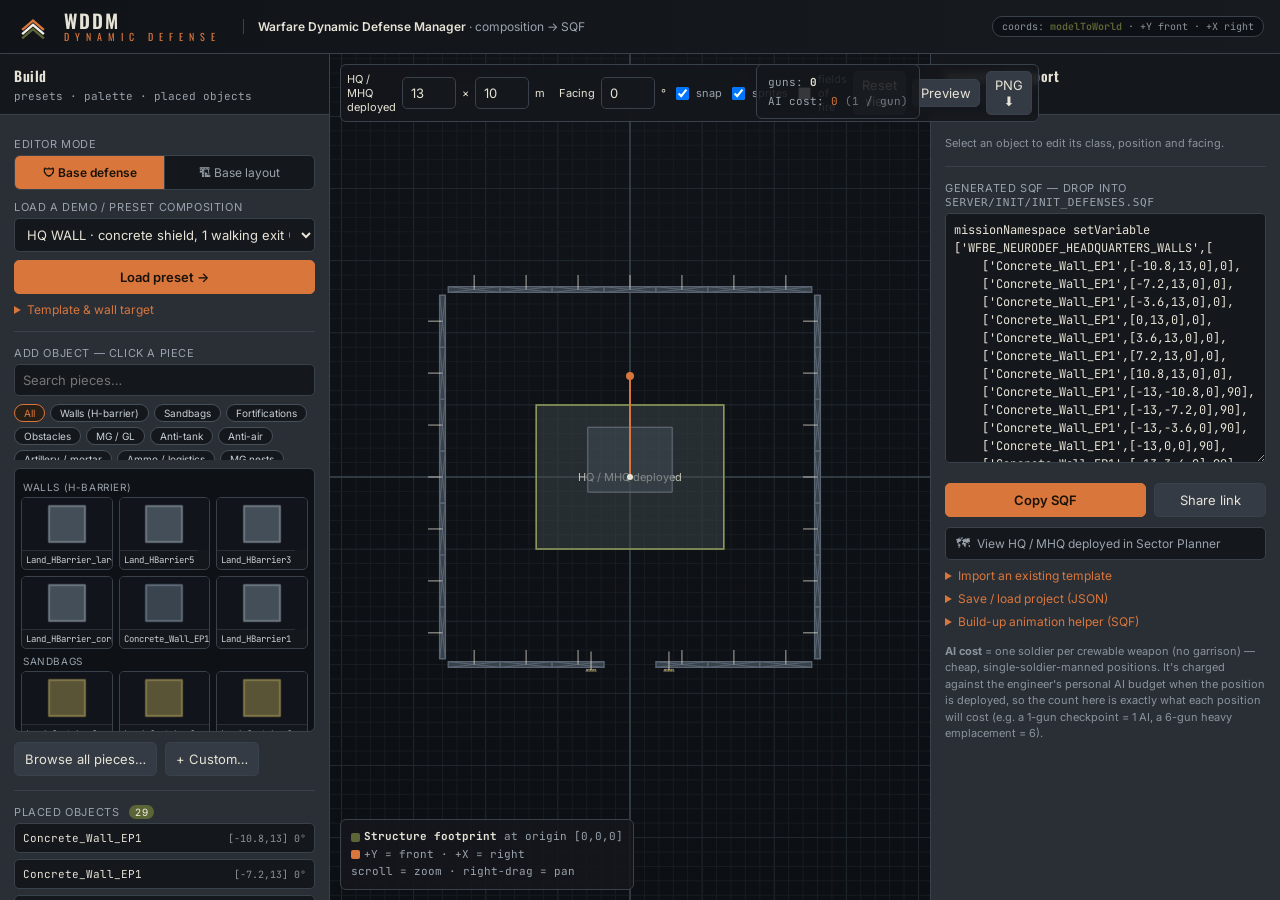
<file: index.html>
<!DOCTYPE html>
<html lang="en">
<head>
<meta charset="UTF-8">
<meta name="viewport" content="width=device-width, initial-scale=1.0">
<title>WDDM — Warfare Dynamic Defense Manager</title>
<link rel="icon" type="image/png" sizes="32x32" href="assets/brand/favicon/favicon-32.png">
<link rel="icon" href="assets/brand/favicon/favicon.ico">
<meta name="description" content="Browser-based top-down composition editor for Arma Warfare defense templates — drag-and-drop layout, live SQF export, crew-cost estimator. Offline, single-file, MIT.">
<meta property="og:title" content="WDDM — Warfare Dynamic Defense Manager">
<meta property="og:description" content="Visual composition editor for Arma Warfare defense templates. Drag, rotate, export SQF.">
<meta property="og:image" content="docs/img/banner.png">
<meta property="og:type" content="website">
<link rel="preconnect" href="https://fonts.googleapis.com">
<link rel="preconnect" href="https://fonts.gstatic.com" crossorigin>
<link href="https://fonts.googleapis.com/css2?family=Oswald:wght@400;500;600&family=Inter:wght@400;500;600&family=JetBrains+Mono:wght@400;500&display=swap" rel="stylesheet">
<style>
  :root{
    --gunmetal:#14171B; --steel:#2A2F36; --steel2:#343b44;
    --olive:#5C6536; --bone:#E7E3D6; --orange:#D9763C; --orange-deep:#B85F2A;
    --chalk:#F2EFE8; --line:#39414b; --danger:#c0392b;
  }
  *{box-sizing:border-box}
  html,body{margin:0;height:100%;font-family:Inter,system-ui,Segoe UI,Arial,sans-serif;background:var(--gunmetal);color:var(--bone);overflow:hidden}
  h1,h2{font-family:Oswald,Inter,sans-serif;font-weight:600;letter-spacing:.5px;margin:0}
  /* ---- Brand bar ---- */
  .brandbar{height:54px;display:flex;align-items:center;gap:14px;padding:0 16px;
    background:linear-gradient(90deg,#101317 0%,#171b20 100%);border-bottom:1px solid var(--line);position:relative;z-index:5}
  .brandbar .mark{width:34px;height:34px;flex:0 0 auto}
  .brandbar .word{display:flex;flex-direction:column;line-height:1}
  .brandbar .word .t1{font-family:Oswald,sans-serif;font-weight:600;font-size:19px;letter-spacing:2px;color:var(--bone)}
  .brandbar .word .t2{font-family:Oswald,sans-serif;font-weight:400;font-size:10px;letter-spacing:6px;color:var(--orange);margin-top:2px}
  .brandbar .tool{margin-left:8px;padding-left:14px;border-left:1px solid var(--line);font-size:12px;color:#9aa3ad}
  .brandbar .tool b{color:var(--bone);font-weight:600}
  .brandbar .spacer{flex:1}
  .brandbar .chip{font-family:'JetBrains Mono',monospace;font-size:10px;color:#8b939c;border:1px solid var(--line);
    border-radius:10px;padding:3px 9px;background:#0d1014}
  .brandbar .chip b{color:var(--olive)}
  .app{display:grid;grid-template-columns:330px 1fr 350px;height:calc(100% - 54px)}
  .panel{background:var(--steel);border-right:1px solid var(--line);display:flex;flex-direction:column;min-height:0}
  .panel.right{border-right:none;border-left:1px solid var(--line)}
  .panel header{padding:11px 14px;border-bottom:1px solid var(--line);background:var(--gunmetal)}
  .panel header h2{font-size:14px}
  .panel header .sub{font-size:11px;color:#9aa3ad;margin-top:3px;font-family:'JetBrains Mono',monospace}
  .scroll{overflow:auto;padding:12px 14px;flex:1;min-height:0}
  .stage{position:relative;background:radial-gradient(120% 120% at 50% 0%,#11151a 0%,#0b0e12 100%);min-height:0}
  canvas{display:block;width:100%;height:100%;cursor:crosshair}
  label{display:block;font-size:11px;text-transform:uppercase;letter-spacing:.6px;color:#9aa3ad;margin:10px 0 4px}
  input,select,textarea,button{font-family:inherit;font-size:13px}
  input[type=text],input[type=number],select,textarea{
    width:100%;background:var(--gunmetal);border:1px solid var(--line);color:var(--bone);
    border-radius:5px;padding:7px 8px;outline:none}
  input:focus,select:focus,textarea:focus{border-color:var(--orange)}
  textarea{resize:vertical;font-family:'JetBrains Mono',ui-monospace,monospace;font-size:12px;line-height:1.5}
  button{cursor:pointer;background:var(--steel2);color:var(--bone);border:1px solid var(--line);border-radius:5px;padding:8px 10px}
  button:hover{border-color:var(--orange)}
  button.primary{background:var(--orange);border-color:var(--orange);color:#1a1208;font-weight:600}
  button.primary:hover{background:var(--orange-deep);border-color:var(--orange-deep)}
  button.danger{border-color:var(--danger);color:#e88}
  button.danger:hover{background:var(--danger);color:#fff}
  .row{display:flex;gap:8px}.row>*{flex:1}
  .btnbar{display:flex;gap:8px;flex-wrap:wrap;margin-top:10px}
  .obj-list{list-style:none;margin:0;padding:0;max-height:38vh;overflow:auto}
  .obj-list li{padding:7px 8px;border:1px solid var(--line);border-radius:5px;margin-bottom:6px;cursor:pointer;
    display:flex;justify-content:space-between;align-items:center;gap:6px;background:var(--gunmetal)}
  .obj-list li.sel{border-color:var(--orange);background:#1c1a14}
  .obj-list li .nm{font-family:'JetBrains Mono',monospace;font-size:11px;white-space:nowrap;overflow:hidden;text-overflow:ellipsis}
  .obj-list li .xy{font-size:10px;color:#8b939c;font-family:'JetBrains Mono',monospace;white-space:nowrap}
  .hint{font-size:11px;color:#8b939c;line-height:1.5;margin-top:8px}
  .hint code{background:#0d1014;padding:1px 4px;border-radius:3px;color:var(--orange)}
  .modebox{border:1px solid var(--line);border-radius:6px;background:#20262c;padding:8px;margin-top:8px}
  .modebox.active{border-color:var(--orange);background:#251f18;color:#b8c0c8}
  .modebox b{color:var(--bone)}
  .asset-list{display:flex;flex-wrap:wrap;gap:5px;margin-top:6px}
  .asset-list span{font-size:10px;border:1px solid #46505b;border-radius:10px;padding:2px 7px;color:#c8d0d8;background:#14171B}
  .inline-check{display:flex;align-items:center;gap:7px;margin:8px 0 0;text-transform:none;letter-spacing:0;color:var(--bone)}
  .inline-check input{width:auto}
  .grid3{display:grid;grid-template-columns:1fr 1fr 1fr;gap:8px}
  .badge{display:inline-block;font-size:10px;background:var(--olive);color:var(--chalk);padding:1px 6px;border-radius:10px;margin-left:6px}
  .toolbar{position:absolute;top:10px;left:10px;display:flex;gap:6px;background:rgba(20,23,27,.86);
    border:1px solid var(--line);border-radius:6px;padding:6px;backdrop-filter:blur(4px);font-size:11px;align-items:center}
  .toolbar button{padding:5px 8px}
  .legend{position:absolute;bottom:10px;left:10px;background:rgba(20,23,27,.86);border:1px solid var(--line);
    border-radius:6px;padding:8px 10px;font-size:11px;color:#9aa3ad;font-family:'JetBrains Mono',monospace;line-height:1.6}
  .legend b{color:var(--bone)}
  .swatch{display:inline-block;width:9px;height:9px;border-radius:2px;vertical-align:middle;margin-right:4px}
  .crewbox{position:absolute;top:10px;right:10px;background:rgba(20,23,27,.86);border:1px solid var(--line);
    border-radius:6px;padding:8px 11px;font-size:11px;font-family:'JetBrains Mono',monospace;line-height:1.7;color:#9aa3ad}
  .crewbox b{color:var(--bone)} .crewbox .ai{color:var(--orange)}
  .divider{height:1px;background:var(--line);margin:14px 0}
  .segmented{display:flex;border:1px solid var(--line);border-radius:6px;overflow:hidden;margin-top:4px}
  .segmented button{flex:1;border:none;border-radius:0;background:var(--gunmetal);padding:9px 6px;font-size:12px;color:#9aa3ad}
  .segmented button+button{border-left:1px solid var(--line)}
  .segmented button:hover{color:var(--bone)}
  .segmented button.on{background:var(--orange);color:#1a1208;font-weight:600}
  .copybtn{margin-top:6px}
  .warn{color:var(--orange)}
  details{margin-top:8px}
  summary{cursor:pointer;font-size:12px;color:var(--orange)}
  ::-webkit-scrollbar{width:10px;height:10px}
  ::-webkit-scrollbar-thumb{background:var(--steel2);border-radius:6px}
  ::-webkit-scrollbar-track{background:transparent}
  .pick-search{display:flex;align-items:center;gap:7px;margin-top:4px}
  .pick-search input{flex:1}
  .pick-cats{display:flex;flex-wrap:wrap;gap:5px;margin:8px 0;max-height:56px;overflow-y:auto}
  .chip{display:inline-block;font-size:10px;border:1px solid #46505b;border-radius:10px;padding:2px 9px;color:#c8d0d8;background:#14171B}
  .chip.on{border-color:var(--orange);color:var(--orange);background:#251f18}
  .pick-cats .chip{cursor:pointer}
  .pick-scroll{max-height:264px;overflow:auto;border:1px solid var(--line);border-radius:6px;padding:6px;background:#0e1115}
  .pick-cat-h{font-size:10px;text-transform:uppercase;letter-spacing:.6px;color:#9aa3ad;margin:6px 2px 4px}
  .pick-grid{display:grid;grid-template-columns:repeat(3,1fr);gap:6px}
  .pick-tile{position:relative;padding:0;border:1px solid var(--line);border-radius:5px;background:var(--gunmetal);
    cursor:pointer;overflow:hidden;display:flex;flex-direction:column}
  .pick-tile:hover{border-color:var(--orange)}
  .pick-tile img{width:100%;height:52px;object-fit:contain;background:#11141a;display:block}
  .pick-lab{font-family:'JetBrains Mono',monospace;font-size:9px;color:#c8d0d8;padding:3px 4px;
    white-space:nowrap;overflow:hidden;text-overflow:ellipsis;border-top:1px solid var(--steel);text-align:left}
  .pick-wpn{position:absolute;top:2px;right:2px;background:rgba(20,23,27,.85);color:var(--orange);
    font-size:9px;border-radius:8px;padding:0 5px;line-height:15px}
  .pick-empty{font-size:11px;color:#8b939c;padding:10px}
  .modal-back{position:fixed;inset:0;background:rgba(8,10,13,.6);display:none;align-items:center;
    justify-content:center;z-index:30;backdrop-filter:blur(3px)}
  .modal-back.open{display:flex}
  .modal{width:760px;max-width:94vw;max-height:86vh;background:var(--steel);border:1px solid var(--line);
    border-radius:8px;display:flex;flex-direction:column;overflow:hidden}
  .modal-head{display:flex;align-items:center;gap:10px;padding:10px 12px;border-bottom:1px solid var(--line);background:var(--gunmetal)}
  .modal-head h2{font-size:15px}.modal-head .x{cursor:pointer;color:#9aa3ad;font-size:20px;line-height:1;background:none;border:none}
  .modal-body{display:flex;min-height:0;flex:1}
  .modal-side{width:150px;border-right:1px solid var(--line);overflow:auto;padding:8px 6px;display:flex;flex-direction:column;gap:3px}
  .modal-side .chip{cursor:pointer;text-align:left}
  .modal-grid-wrap{flex:1;overflow:auto;padding:10px}
  .modal .pick-grid{grid-template-columns:repeat(5,1fr)}
  /* cross-tool deep-link button */
  .xlink-btn{display:none;align-items:center;gap:7px;margin-top:10px;padding:8px 10px;
    border:1px solid var(--line);border-radius:5px;background:var(--gunmetal);
    color:#9aa3ad;font-size:12px;cursor:pointer;width:100%;text-align:left}
  .xlink-btn:hover{border-color:var(--orange);color:var(--bone)}
  .xlink-btn .xlink-icon{font-size:14px;line-height:1}
  .xlink-btn.visible{display:flex}
  /* live region for copy/share flash announcements */
  .sr-only{position:absolute;width:1px;height:1px;padding:0;margin:-1px;overflow:hidden;clip:rect(0,0,0,0);white-space:nowrap;border:0}
</style>
</head>
<body>

<!-- Live region for copy/share announcements (screen reader) -->
<div id="sr-announce" class="sr-only" aria-live="polite" aria-atomic="true"></div>

<!-- ====== Brand bar ====== -->
<div class="brandbar">
  <svg class="mark" viewBox="0 0 96 96" aria-label="Miksuu's Warfare">
    <g fill="none" stroke-width="7" stroke-linecap="square" stroke-linejoin="miter">
      <polyline points="20,54 48,30 76,54" stroke="#D9763C"/>
      <polyline points="20,66 48,42 76,66" stroke="#F2EFE8"/>
      <polyline points="20,78 48,54 76,78" stroke="#5C6536"/>
    </g>
  </svg>
  <div class="word"><span class="t1">WDDM</span><span class="t2">DYNAMIC DEFENSE</span></div>
  <div class="tool"><b>Warfare Dynamic Defense Manager</b> · composition → SQF</div>
  <div class="spacer"></div>
  <div class="chip">coords: <b>modelToWorld</b> · +Y front · +X right</div>
</div>

<div class="app">

  <!-- LEFT: presets + palette + objects -->
  <div class="panel">
    <header>
      <h2>Build</h2>
      <div class="sub">presets · palette · placed objects</div>
    </header>
    <div class="scroll">
      <label id="lbl-editormode">Editor mode</label>
      <div class="segmented" role="group" aria-labelledby="lbl-editormode">
        <button id="modeDefense" class="on" aria-pressed="true" title="Design defenses, walls and emplacements around one structure" aria-label="Base defense — design walls and emplacements around one structure">🛡 Base defense</button>
        <button id="modeBase" aria-pressed="false" title="Lay out a whole base — barracks, factories, radars — around the HQ" aria-label="Base layout — lay out a whole base around the HQ">🏗 Base layout</button>
      </div>

      <label for="preset">Load a demo / preset composition</label>
      <select id="preset" aria-label="Select a preset composition"></select>
      <button class="primary" id="loadPreset" style="width:100%;margin-top:8px">Load preset →</button>

      <details id="tmplCfg" style="margin-top:8px">
        <summary>Template &amp; wall target</summary>
        <div id="defenseCtrlsA">
        <button class="primary" id="wallModeBtn" style="width:100%;margin-top:8px">Edit HQ / Factory walls</button>
        <label class="inline-check" title="Filters the palette to empty fortification objects and blocks known guns/ammo while wall mode is active">
          <input id="fortOnly" type="checkbox"> Fortifications only
        </label>
        <div class="modebox" id="wallModeInfo">
          <b>Wall-design assets</b> — everything that isn't a gun or an ammo crate
          <div class="asset-list">
            <span>HESCO walls</span><span>H-barriers</span><span>Sandbags</span><span>Concrete walls</span>
            <span>Ramparts</span><span>Empty nests</span><span>Watchtowers</span><span>Camo nets</span>
            <span>Razor wire</span><span>Hedgehogs</span><span>Concrete blocks</span><span>Boom gates</span>
            <span>Guard shed</span><span>Deer stands</span><span>Cones &amp; barrels</span>
          </div>
        </div>
        </div><!-- /defenseCtrlsA -->

        <label for="tplName">Template variable name</label>
        <input id="tplName" type="text" value="WFBE_NEURODEF_BARRACKS_WALLS">

        <div id="defenseCtrlsB">
        <label for="structureType" style="margin-top:10px">Structure footprint</label>
        <select id="structureType">
          <option value="pad">Generic deploy pad</option>
          <option value="hq">HQ / MHQ deployed</option>
          <option value="barracks">Barracks</option>
          <option value="light">Light Factory</option>
          <option value="heavy">Heavy Factory</option>
          <option value="aircraft">Aircraft Factory</option>
          <option value="commandcenter">Command Center</option>
          <option value="servicepoint">Service Point</option>
          <option value="radar">Artillery Radar</option>
          <option value="reserve">Reserve</option>
          <option value="uav">UAV Terminal</option>
        </select>

        <label for="missionTarget" style="margin-top:10px">Mission wall target</label>
        <select id="missionTarget">
          <option value="custom">Custom / position template</option>
          <option value="hq">HQ walls</option>
          <option value="factory_all">All factory walls</option>
          <option value="factory_barracks">Barracks walls</option>
          <option value="factory_light">Light factory walls</option>
          <option value="factory_heavy">Heavy factory walls</option>
          <option value="factory_aircraft">Aircraft factory walls</option>
          <option value="commandcenter">Command Center walls</option>
          <option value="servicepoint">Service Point walls</option>
          <option value="radar">Artillery Radar walls</option>
          <option value="reserve">Reserve walls</option>
          <option value="uav">UAV Terminal walls</option>
        </select>
        </div><!-- /defenseCtrlsB -->
        <div class="hint">
          <b>Factory wall submissions:</b> keep <code>Fortifications only</code> on, then submit the copied SQF or share link with the target name shown above.
        </div>
      </details>

      <div class="divider"></div>

      <label id="lbl-palette">Add object — click a piece <span class="badge" id="auditBadge" style="background:#7a2d2d"></span></label>
      <div class="pick-search"><input id="pickSearch" type="text" placeholder="Search pieces…" autocomplete="off" aria-label="Search pieces" aria-controls="pickGrid"></div>
      <div class="pick-cats" id="pickCats"></div>
      <div class="pick-scroll" id="pickGrid"></div>
      <div class="btnbar">
        <button id="browseAll">Browse all pieces…</button>
        <button id="addCustomBtn">+ Custom…</button>
      </div>

      <div class="divider"></div>

      <label>Placed objects <span class="badge" id="count">0</span></label>
      <ul class="obj-list" id="objList"></ul>

      <div class="hint">
        Click an object on the canvas or list to select. Drag the body to move, drag the handle to rotate. Arrow keys nudge (Shift = 1&nbsp;m).
      </div>
    </div>
  </div>

  <!-- CENTRE: canvas -->
  <div class="stage">
    <canvas id="cv" role="img" aria-label="Defense composition canvas — drag objects to position, right-drag to pan, scroll to zoom"></canvas>
    <div class="toolbar">
      <span id="parentLabel">Deploy pad</span>
      <input id="pW" type="number" step="0.5" value="14" style="width:54px">×
      <input id="pD" type="number" step="0.5" value="14" style="width:54px">m
      <span style="margin-left:8px">Facing</span>
      <input id="parentDir" type="number" step="5" value="0" style="width:54px">°
      <label style="display:flex;align-items:center;gap:4px;margin:0;text-transform:none;letter-spacing:0">
        <input id="snap" type="checkbox" checked style="width:auto"> snap
      </label>
      <label style="display:flex;align-items:center;gap:4px;margin:0;text-transform:none;letter-spacing:0" title="Show generated sprites where available, else procedural glyphs">
        <input id="useSprites" type="checkbox" checked style="width:auto"> sprites
      </label>
      <label style="display:flex;align-items:center;gap:4px;margin:0;text-transform:none;letter-spacing:0" title="Weapon firing arcs — indicative ranges, not to scale">
        <input id="fofToggle" type="checkbox" style="width:auto"> fields of fire
      </label>
      <button id="resetView">Reset view</button>
      <button id="previewBtn" title="Clean render — hides grid, axes, handles and selection so you see the layout as it will read in-game">Preview</button>
      <button id="snapBtn" title="Download the current view as a PNG image — handy for Discord submissions">PNG ⬇</button>
    </div>
    <div class="crewbox" id="crewbox">
      <div><span id="cWpnLabel">guns</span>: <b id="cWpn">0</b></div>
      <div><span id="cAILabel">AI cost</span>: <span class="ai" id="cAI">0</span> <span id="cAInote" style="color:#6f7780"></span></div>
    </div>
    <div class="legend">
      <div><span class="swatch" style="background:#5C6536"></span><b>Structure footprint</b> at origin [0,0,0]</div>
      <div><span class="swatch" style="background:#D9763C"></span>+Y = front · +X = right</div>
      <div>scroll = zoom · right-drag = pan</div>
    </div>
  </div>

  <!-- RIGHT: inspector + export -->
  <div class="panel right">
    <header>
      <h2>Inspector & Export</h2>
      <div class="sub" id="selName">no selection</div>
    </header>
    <div class="scroll">
      <div id="inspector" style="display:none">
        <label for="iClass">Classname <span id="iClassWarn" class="warn" style="display:none" title="Not found in the Arma 2 base-game config" aria-label="Warning: classname not found in Arma 2 base-game config">⚠ unknown</span></label>
        <input id="iClass" type="text" list="classlist" autocomplete="off" aria-describedby="iClassWarn">
        <datalist id="classlist"></datalist>
        <img id="iThumb" alt="" style="display:none;max-width:100%;max-height:110px;margin:4px 0;border:1px solid #2a2f36;border-radius:4px;background:#11141a">
        <div class="grid3">
          <div><label for="iX">X (right)</label><input id="iX" type="number" step="0.25"></div>
          <div><label for="iY">Y (front)</label><input id="iY" type="number" step="0.25"></div>
          <div><label for="iZ">Z <span title="Ignored — CreateDefenseTemplate flattens all objects to ground" class="warn">⚠</span></label><input id="iZ" type="number" step="0.25"></div>
        </div>
        <label for="iDir">Relative direction (stored value)</label>
        <input id="iDir" type="number" step="5">
        <div class="btnbar">
          <button id="dupBtn">Duplicate</button>
          <button id="mirrorBtn">Mirror X</button>
          <button class="danger" id="delBtn">Delete</button>
        </div>
        <div class="hint">
          Z is shown for completeness but <b>CreateDefenseTemplate flattens every object to the ground</b>
          (<code>_toWorld set [2,0]</code>) — Z has no effect for template-spawned objects.
        </div>
      </div>
      <div id="noSel" class="hint">Select an object to edit its class, position and facing.</div>

      <div class="divider"></div>

      <label for="out">Generated SQF — drop into <code>Server/Init/Init_Defenses.sqf</code></label>
      <textarea id="out" rows="13" readonly aria-label="Generated SQF output"></textarea>
      <div class="btnbar">
        <button class="primary copybtn" id="copyBtn" style="flex:2">Copy SQF</button>
        <button class="copybtn" id="shareBtn" style="flex:1" title="Copy a link that opens this exact layout — great for Discord">Share link</button>
      </div>

      <button class="xlink-btn" id="xlinkSectorBtn" title="Open Sector Planner to see how this structure type sits in the wider sector map">
        <span class="xlink-icon">&#x1F5FA;</span>
        <span id="xlinkSectorLabel">View in Sector Planner</span>
      </button>

      <details>
        <summary>Import an existing template</summary>
        <div class="hint">Paste the entries inside the outer <code>[ ... ]</code> and load.</div>
        <textarea id="importBox" rows="5" placeholder="['Land_HBarrier_large',[8,0,0],90],&#10;['Land_HBarrier_large',[8,10,0],90]"></textarea>
        <button id="importBtn" style="width:100%;margin-top:6px">Load into editor</button>
      </details>

      <details>
        <summary>Save / load project (JSON)</summary>
        <div class="btnbar">
          <button id="saveJson">Download .json</button>
          <button id="loadJson">Load .json</button>
        </div>
      </details>

      <details>
        <summary>Build-up animation helper (SQF)</summary>
        <div class="hint">
          Spawns a template with the same <b>rise-from-the-ground construction animation</b> the stock
          Warfare factories play. Save as <code>CreateDefenseTemplateAnimated.sqf</code> and call it
          exactly like <code>CreateDefenseTemplate</code>: <code>[_origin, _template] call ...</code>
        </div>
        <textarea id="animHelper" rows="12" readonly>// CreateDefenseTemplateAnimated.sqf
// Like CreateDefenseTemplate, but each object rises out of the ground
// over ~4 s — the stock Warfare factory build-up look.
// [_originObject, _templateArray] call ...; returns the created objects.
private ["_origin","_template","_dir","_created"];
_origin   = _this select 0;
_template = _this select 1;
_dir = getDir _origin;
_created = [];
{
    private ["_obj","_relPos","_relDir","_o","_world","_h"];
    _obj = _x select 0; _relPos = _x select 1; _relDir = _x select 2;
    _o = createVehicle [_obj, [0,0,0], [], 0, "NONE"];
    _world = _origin modelToWorld _relPos;
    _world set [2, 0];
    _o setDir (_dir - _relDir);
    _h = abs ((boundingBoxReal _o select 0) select 2) + ((boundingBoxReal _o select 1) select 2);
    if (_h < 1) then { _h = 1 };
    _o setPos [_world select 0, _world select 1, -_h];   // start buried
    _created = _created + [_o];
    [_o, _h, _world] spawn {
        private ["_o","_h","_world","_t"];
        _o = _this select 0; _h = _this select 1; _world = _this select 2;
        _t = 0;
        while {_t < 1} do {
            _t = _t + 0.025;                              // ~4 s total rise
            _o setPos [_world select 0, _world select 1, -_h * (1 - _t)];
            sleep 0.1;
        };
        _o setPos [_world select 0, _world select 1, 0];  // settle flush
    };
} forEach _template;
_created</textarea>
        <button id="copyAnimBtn" style="width:100%;margin-top:6px">Copy helper</button>
      </details>

      <div class="hint" style="margin-top:14px">
        <b>AI cost</b> = one soldier per crewable weapon (no garrison) — cheap, single-soldier-manned positions.
        It's charged against the engineer's personal AI budget when the position is deployed, so the count here
        is exactly what each position will cost (e.g. a 1-gun checkpoint = 1 AI, a 6-gun heavy emplacement = 6).
      </div>
    </div>
  </div>

  <div class="modal-back" id="pickModalBack" role="presentation">
    <div class="modal" role="dialog" aria-modal="true" aria-labelledby="pickModalTitle" id="pickModalDialog">
      <div class="modal-head">
        <h2 id="pickModalTitle">Browse pieces</h2>
        <div class="pick-search" style="flex:1"><input id="pickModalSearch" type="text" placeholder="Search pieces…" autocomplete="off" aria-label="Search pieces in browser"></div>
        <button class="x" id="pickModalClose" aria-label="Close browse dialog">×</button>
      </div>
      <div class="modal-body">
        <div class="modal-side" id="pickModalCats"></div>
        <div class="modal-grid-wrap"><div id="pickModalGrid"></div></div>
      </div>
    </div>
  </div>
</div>

<script>
/* ===================================================================
   Class catalogue.  style drives the on-canvas texture; cat drives the
   crew estimate.  size = [width along local X, depth along local Y].
   =================================================================== */
/* ===================================================================
   Component 0 — MEASUREMENT ACCURACY.
   size = ground/COLLISION footprint [Xwidth, Ydepth] in real metres
          (drives spacing intuition, 0.5m snap, hit-testing, selection).
   art  = OPTIONAL full VISUAL span incl. barrel/trail (sprite/glyph draws
          to this; defaults to size when omitted). +Y = front (firing axis).
   Values are real-world equipment dimensions (Phase A, RESEARCH.md /
   manufacturer specs). Phase B: lock to the engine's own boundingBoxReal
   via a one-off server dump (optional, user-run).
   =================================================================== */
const CATALOG = [
  // --- Walls / H-barriers (HESCO/H-barrier segments) ---
  {grp:'Walls (H-barrier)', cls:'Land_HBarrier_large',       size:[5,1.2],  style:'hbarrier'},
  {grp:'Walls (H-barrier)', cls:'Land_HBarrier5',            size:[5,1.2],  style:'hbarrier'},
  {grp:'Walls (H-barrier)', cls:'Land_HBarrier3',            size:[3,1.2],  style:'hbarrier'},
  {grp:'Walls (H-barrier)', cls:'Land_HBarrier_corner',      size:[2.5,2.5],style:'hbarrier'},
  // --- Sandbags (fort_bagfence series ≈ 2.85m long segment; round ≈ 3m ring) ---
  {grp:'Sandbags',          cls:'Land_fort_bagfence_long',   size:[2.85,0.5],style:'sandbag'},
  {grp:'Sandbags',          cls:'Land_fort_bagfence_corner', size:[1.5,1.5], style:'sandbag'},
  {grp:'Sandbags',          cls:'Land_fort_bagfence_round',  size:[3,3],     style:'sandbag'},
  {grp:'Sandbags',          cls:'Land_BagFenceLong',         size:[2.5,0.4], style:'sandbag'},
  {grp:'Sandbags',          cls:'Land_BagFenceShort',        size:[1.2,0.4], style:'sandbag'},
  // --- Fortifications ---
  {grp:'Fortifications',    cls:'Land_fortified_nest_small_EP1',size:[3.5,3.5],style:'nest'},
  {grp:'Fortifications',    cls:'Land_fortified_nest_small', size:[3.5,3.5], style:'nest'},
  {grp:'Fortifications',    cls:'Land_fort_watchtower_EP1',  size:[2.5,2.5], style:'tower'},
  {grp:'Fortifications',    cls:'Land_fort_watchtower',      size:[2.5,2.5], style:'tower'},
  {grp:'Fortifications',    cls:'Land_CamoNetVar_EAST',      size:[7,7],     style:'camo'},
  {grp:'Fortifications',    cls:'Land_CamoNetVar_NATO',      size:[7,7],     style:'camo'},
  // --- Obstacles ---
  {grp:'Obstacles',        cls:'Fort_RazorWire',            size:[8,0.6],   style:'wire'},
  {grp:'Obstacles',        cls:'Hedgehog',                  size:[2,2],     style:'hedgehog'}, // Czech hedgehog ≈ 2m
  {grp:'Obstacles',        cls:'Land_CncBlock_Stripes',     size:[1,1],     style:'cnc'},
  {grp:'Obstacles',        cls:'Land_CncBlock',             size:[1,1],     style:'cnc'},
  {grp:'Obstacles',        cls:'RoadCone_L_EP1',            size:[0.5,0.5], style:'cone'},
  // --- MG / GL (1 crew). M2 on M3 tripod ≈ 1.6×1.9; DShKM wheeled ≈ 1.4×1.9 ---
  {grp:'MG / GL',          cls:'M2StaticMG',                size:[1.6,1.9], style:'mg', cat:'mg'},
  {grp:'MG / GL',          cls:'M2HD_mini_TripodCamo_US',   size:[1.6,1.9], style:'mg', cat:'mg'},
  {grp:'MG / GL',          cls:'DSHKM_TK_INS_EP1',          size:[1.4,1.9], style:'mg', cat:'mg'},
  {grp:'MG / GL',          cls:'KORD_high_TK_EP1',          size:[1.4,1.9], style:'mg', cat:'mg'},
  {grp:'MG / GL',          cls:'MK19_TriPod_US_EP1',        size:[1.6,1.7], style:'gl', cat:'gl'},
  {grp:'MG / GL',          cls:'AGS_TK_EP1',                size:[1.2,1.4], style:'gl', cat:'gl'},
  // --- Anti-tank (1 crew). TOW M220 ≈ 1.8; Metis tiny; SPG-9 long barrel ---
  {grp:'Anti-tank',        cls:'TOW_TriPod_US_EP1',         size:[1.8,1.8], style:'at', cat:'at'},
  {grp:'Anti-tank',        cls:'Metis_TK_EP1',              size:[0.9,1.0], style:'at', cat:'at'},
  {grp:'Anti-tank',        cls:'SPG9_TK_INS_EP1',           size:[1.0,1.2], art:[1.0,2.3], style:'at', cat:'at'}, // 2.1m barrel
  // --- Anti-air (1 crew). Stinger/Igla pods small; ZU-23-2 ≈ 2.9×4.6 ---
  {grp:'Anti-air',         cls:'Stinger_Pod_US_EP1',        size:[1.4,1.4], style:'aa', cat:'aa'},
  {grp:'Anti-air',         cls:'Igla_AA_pod_TK_EP1',        size:[1.1,1.1], style:'aa', cat:'aa'},
  {grp:'Anti-air',         cls:'ZU23_TK_EP1',               size:[2.9,2.7], art:[2.9,4.6], style:'aa', cat:'aa'}, // twin barrels fwd
  // --- Artillery (2 crew real, 1 gunner seat). Long barrels → art span ---
  {grp:'Artillery / mortar',cls:'M119_US_EP1',              size:[2.0,3.6], art:[2.0,6.3], style:'arty', cat:'arty'}, // 105mm, split trails + barrel
  {grp:'Artillery / mortar',cls:'D30_TK_EP1',               size:[3.0,3.0], art:[3.0,6.0], style:'arty', cat:'arty'}, // 122mm, 3-leg + barrel (est; lock via boundingBoxReal)
  {grp:'Artillery / mortar',cls:'M252_US_EP1',              size:[1.0,1.0], style:'mortar', cat:'mortar'},
  {grp:'Artillery / mortar',cls:'2b14_82mm_TK_EP1',         size:[1.0,1.0], style:'mortar', cat:'mortar'},
  // --- Ammo / logistics (crates ≈ 1.0×0.6) ---
  {grp:'Ammo / logistics', cls:'USLaunchers_EP1',           size:[1.0,0.6], style:'ammo'},
  {grp:'Ammo / logistics', cls:'USBasicAmmunitionBox_EP1',  size:[1.0,0.6], style:'ammo'},
  {grp:'Ammo / logistics', cls:'TKVehicleBox_EP1',          size:[1.0,0.6], style:'ammo'},
  {grp:'Ammo / logistics', cls:'TKBasicAmmunitionBox_EP1',  size:[1.0,0.6], style:'ammo'},
  // === Catalog expansion (test/defense-catalog) — mission-valid classes for the big preset sheet ===
  // --- MG NESTS: fortified, gun + built-in sandbags = ONE object (FPS-light); 1 crew ---
  {grp:'MG nests',          cls:'WarfareBMGNest_M240_US_EP1', size:[4,4],    style:'nest', cat:'mg'},
  {grp:'MG nests',          cls:'RU_WarfareBMGNest_PK',       size:[4,4],    style:'nest', cat:'mg'},
  // --- Extra MG / GL (faction flavour) ---
  {grp:'MG / GL',           cls:'M2StaticMG_US_EP1',          size:[1.6,1.9],style:'mg', cat:'mg'},
  {grp:'MG / GL',           cls:'KORD_TK_EP1',                size:[1.4,1.9],style:'mg', cat:'mg'},
  {grp:'MG / GL',           cls:'BAF_GPMG_Minitripod_W',      size:[1.4,1.7],style:'mg', cat:'mg'},
  {grp:'MG / GL',           cls:'BAF_L2A1_Tripod_W',          size:[1.6,1.9],style:'mg', cat:'mg'},
  {grp:'MG / GL',           cls:'BAF_GMG_Tripod_W',           size:[1.6,1.7],style:'gl', cat:'gl'},
  // --- HESCO multi-section walls: ONE object = a long wall (FPS-light vs stitching H-barriers) ---
  {grp:'HESCO walls',       cls:'Base_WarfareBBarrier5x',     size:[12,1.2], style:'hbarrier'},
  {grp:'HESCO walls',       cls:'Base_WarfareBBarrier10x',    size:[24,1.2], style:'hbarrier'},
  {grp:'HESCO walls',       cls:'US_WarfareBBarrier5x_EP1',   size:[12,1.2], style:'hbarrier'},
  {grp:'HESCO walls',       cls:'US_WarfareBBarrier10x_EP1',  size:[24,1.2], style:'hbarrier'},
  {grp:'HESCO walls',       cls:'US_WarfareBBarrier10xTall_EP1',size:[24,1.6],style:'hbarrier'},
  {grp:'HESCO walls',       cls:'TK_WarfareBBarrier5x_EP1',   size:[12,1.2], style:'hbarrier'},
  {grp:'HESCO walls',       cls:'TK_WarfareBBarrier10x_EP1',  size:[24,1.2], style:'hbarrier'},
  {grp:'HESCO walls',       cls:'TK_WarfareBBarrier10xTall_EP1',size:[24,1.6],style:'hbarrier'},
  // --- Concrete wall (HQ / chicanes) ---
  {grp:'Walls (H-barrier)', cls:'Concrete_Wall_EP1',          size:[3.6,0.4],style:'cnc'},
  // --- Big fortifications ---
  {grp:'Fortifications',    cls:'Land_fortified_nest_big',    size:[5,5],    style:'nest'},
  {grp:'Fortifications',    cls:'Land_fort_rampart',          size:[6,2],    style:'sandbag'},
  {grp:'Fortifications',    cls:'Land_fort_artillery_nest',   size:[7,7],    style:'sandbag'},
  {grp:'Fortifications',    cls:'Land_Fort_Watchtower',       size:[3,3],    style:'tower'},
  {grp:'Fortifications',    cls:'Land_Ind_IlluminantTower',   size:[2,2],    style:'tower'},
  // --- Camo nets (faction) ---
  {grp:'Fortifications',    cls:'Land_CamoNet_NATO',          size:[7,7],    style:'camo'},
  {grp:'Fortifications',    cls:'Land_CamoNetB_NATO',         size:[9,9],    style:'camo'},
  {grp:'Fortifications',    cls:'Land_CamoNet_EAST',          size:[7,7],    style:'camo'},
  {grp:'Fortifications',    cls:'Land_CamoNetB_EAST',         size:[9,9],    style:'camo'},
  // === Catalog expansion 2 — checkpoint & base props (classnames verified vs A2/OA object lists) ===
  {grp:'Checkpoint props',  cls:'Land_BarGate2',              size:[5.5,0.4],style:'cnc'},   // boom gate
  {grp:'Checkpoint props',  cls:'ZavoraAnim',                 size:[5,0.4],  style:'cnc'},   // animated boom barrier
  {grp:'Checkpoint props',  cls:'Land_GuardShed',             size:[2.5,2.5],style:'tower'}, // guard shack
  {grp:'Checkpoint props',  cls:'Land_Fire_barrel',           size:[0.6,0.6],style:'cone'},
  {grp:'Checkpoint props',  cls:'SearchLight_US_EP1',         size:[1.2,1.4],style:'search', cat:'search'}, // manned (1 AI)
  {grp:'Checkpoint props',  cls:'SearchLight_TK_EP1',         size:[1.2,1.4],style:'search', cat:'search'}, // manned (1 AI)
  {grp:'Fortifications',    cls:'Land_Misc_deerstand',        size:[2,2],    style:'tower'}, // wooden obs tower
  {grp:'Fortifications',    cls:'Fort_Barricade',             size:[4,2],    style:'sandbag'}, // sandbag barricade + net
  {grp:'Walls (H-barrier)', cls:'Land_HBarrier1',             size:[1.2,1.2],style:'hbarrier'}, // single HESCO cell
  {grp:'Ammo / logistics',  cls:'RUBasicAmmunitionBox',       size:[1.0,0.6],style:'ammo'},
  {grp:'Ammo / logistics',  cls:'RUVehicleBox',               size:[1.0,0.6],style:'ammo'},
  // ===== Items-repo expansion: defense/fortification additions =====
  // ---------- Walls (extra) ----------
  {grp:'Walls (extra)',  cls:'Fort_StoneWall_EP1',           size:[5,0.5],  style:'cnc'},
  {grp:'Walls (extra)',  cls:'Land_CncBlock_D',              size:[1,1],    style:'cnc'},
  {grp:'Walls (extra)',  cls:'Land_Dam_Barrier_40',          size:[20,1.2], style:'hbarrier'},
  {grp:'Walls (extra)',  cls:'Base_WarfareBBarrier10xTall',  size:[10,1.2], style:'hbarrier'},
  // ---------- Obstacles (OA) ----------
  {grp:'Obstacles (OA)', cls:'Hedgehog_EP1',        size:[2,2],   style:'hedgehog'},
  {grp:'Obstacles (OA)', cls:'Fort_Barricade_EP1',  size:[3,0.6], style:'wire'},
  {grp:'Obstacles (OA)', cls:'Land_RedWhiteBarrier',size:[2,0.4], style:'cone'},
  {grp:'Obstacles (OA)', cls:'RoadBarrier_light',   size:[2,0.3], style:'cone'},
  {grp:'Obstacles (OA)', cls:'RoadBarrier_long',    size:[4,0.3], style:'cone'},
  // ---------- Trenches ----------
  {grp:'Trenches', cls:'Fort_EnvelopeBig',       size:[8,3], style:'sandbag'},
  {grp:'Trenches', cls:'Fort_EnvelopeBig_EP1',   size:[8,3], style:'sandbag'},
  {grp:'Trenches', cls:'Fort_EnvelopeSmall',     size:[5,2], style:'sandbag'},
  {grp:'Trenches', cls:'Fort_EnvelopeSmall_EP1', size:[5,2], style:'sandbag'},
  // ---------- MG nests (factions) ----------
  {grp:'MG nests (factions)', cls:'Fort_Nest_M240',               size:[3,3], style:'nest', cat:'mg'},
  {grp:'MG nests (factions)', cls:'USMC_WarfareBMGNest_M240',     size:[3,3], style:'nest', cat:'mg'},
  {grp:'MG nests (factions)', cls:'CDF_WarfareBMGNest_PK',        size:[3,3], style:'nest', cat:'mg'},
  {grp:'MG nests (factions)', cls:'GUE_WarfareBMGNest_PK',        size:[3,3], style:'nest', cat:'mg'},
  {grp:'MG nests (factions)', cls:'Ins_WarfareBMGNest_PK',        size:[3,3], style:'nest', cat:'mg'},
  {grp:'MG nests (factions)', cls:'WarfareBMGNest_PK_TK_EP1',     size:[3,3], style:'nest', cat:'mg'},
  {grp:'MG nests (factions)', cls:'WarfareBMGNest_PK_TK_GUE_EP1', size:[3,3], style:'nest', cat:'mg'},
  // ---------- Camo nets ----------
  {grp:'Camo nets', cls:'Land_CamoNet_NATO_EP1',    size:[8,8],   style:'camo'},
  {grp:'Camo nets', cls:'Land_CamoNetB_NATO_EP1',   size:[8,8],   style:'camo'},
  {grp:'Camo nets', cls:'Land_CamoNetVar_NATO_EP1', size:[10,10], style:'camo'},
  {grp:'Camo nets', cls:'Land_CamoNet_EAST_EP1',    size:[8,8],   style:'camo'},
  {grp:'Camo nets', cls:'Land_CamoNetB_EAST_EP1',   size:[8,8],   style:'camo'},
  {grp:'Camo nets', cls:'Land_CamoNetVar_EAST_EP1', size:[10,10], style:'camo'},
  // ---------- Castle ramparts ----------
  {grp:'Castle ramparts', cls:'Land_A_Castle_Wall1_20',      size:[20,1.5], style:'cnc'},
  {grp:'Castle ramparts', cls:'Land_A_Castle_Wall1_20_Turn', size:[14,14],  style:'cnc'},
  {grp:'Castle ramparts', cls:'Land_A_Castle_Wall1_Corner',  size:[3,3],    style:'cnc'},
  {grp:'Castle ramparts', cls:'Land_A_Castle_Wall1_End',     size:[3,1.5],  style:'cnc'},
  {grp:'Castle ramparts', cls:'Land_A_Castle_Wall2_30',      size:[30,1.5], style:'cnc'},
  {grp:'Castle ramparts', cls:'Land_A_Castle_Wall2_Corner',  size:[3,3],    style:'cnc'},
  {grp:'Castle ramparts', cls:'Land_A_Castle_Wall2_End',     size:[3,1.5],  style:'cnc'},
  {grp:'Castle ramparts', cls:'Land_A_Castle_WallS_10',      size:[10,1.5], style:'cnc'},
  {grp:'Castle ramparts', cls:'Land_A_Castle_WallS_End',     size:[3,1.5],  style:'cnc'},
  // ---------- Compound gates ----------
  {grp:'Compound gates', cls:'Land_Wall_Gate_Ind1_L',  size:[3,0.6], style:'cnc'},
  {grp:'Compound gates', cls:'Land_Wall_Gate_Ind1_R',  size:[3,0.6], style:'cnc'},
  {grp:'Compound gates', cls:'Land_Wall_Gate_Wood1',   size:[4,0.6], style:'cnc'},
  {grp:'Compound gates', cls:'Land_Wall_Gate_Village', size:[4,0.6], style:'cnc'},
  {grp:'Compound gates', cls:'Land_Wall_Gate_Kolchoz', size:[4,0.6], style:'cnc'},
  // ---------- Logistics (extra) ----------
  {grp:'Logistics (extra)', cls:'Fort_Crate_wood', size:[1,1], style:'box'},
  // === BASE-LAYOUT STRUCTURES (🏗 mode) — Warfare buildable base structures.  ===
  // Faction pattern <FACTION>_WarfareB<Building> from the BIS Warfare config; OA US_/TK_
  // variants carry _EP1 like the WarfareBBarrier classes above. "FieldhHospital" double-h
  // is BIS's own spelling. label = short name drawn on the canvas.
  {grp:'Base structures (WEST)', cls:'US_WarfareBBarracks_EP1',            size:[18,12], style:'structw', label:'Barracks'},
  {grp:'Base structures (WEST)', cls:'US_WarfareBLightFactory_EP1',        size:[22,14], style:'structw', label:'Light Fct'},
  {grp:'Base structures (WEST)', cls:'US_WarfareBHeavyFactory_EP1',        size:[28,16], style:'structw', label:'Heavy Fct'},
  {grp:'Base structures (WEST)', cls:'US_WarfareBAircraftFactory_EP1',     size:[30,18], style:'structw', label:'Aircraft Fct'},
  {grp:'Base structures (WEST)', cls:'US_WarfareBVehicleServicePoint_EP1', size:[16,8],  style:'structw', label:'Service Pt'},
  {grp:'Base structures (WEST)', cls:'US_WarfareBArtilleryRadar_EP1',      size:[10,10], style:'structw', label:'Arty Radar', icon:'radar'},
  {grp:'Base structures (WEST)', cls:'US_WarfareBAntiAirRadar_EP1',        size:[10,10], style:'structw', label:'AA Radar',   icon:'radar'},
  {grp:'Base structures (WEST)', cls:'US_WarfareBUAVterminal_EP1',         size:[10,8],  style:'structw', label:'UAV Term'},
  {grp:'Base structures (WEST)', cls:'US_WarfareBFieldhHospital_EP1',      size:[12,10], style:'structw', label:'Hospital'},
  {grp:'Base structures (EAST)', cls:'TK_WarfareBBarracks_EP1',            size:[18,12], style:'structe', label:'Barracks'},
  {grp:'Base structures (EAST)', cls:'TK_WarfareBLightFactory_EP1',        size:[22,14], style:'structe', label:'Light Fct'},
  {grp:'Base structures (EAST)', cls:'TK_WarfareBHeavyFactory_EP1',        size:[28,16], style:'structe', label:'Heavy Fct'},
  {grp:'Base structures (EAST)', cls:'TK_WarfareBAircraftFactory_EP1',     size:[30,18], style:'structe', label:'Aircraft Fct'},
  {grp:'Base structures (EAST)', cls:'TK_WarfareBVehicleServicePoint_EP1', size:[16,8],  style:'structe', label:'Service Pt'},
  {grp:'Base structures (EAST)', cls:'TK_WarfareBArtilleryRadar_EP1',      size:[10,10], style:'structe', label:'Arty Radar', icon:'radar'},
  {grp:'Base structures (EAST)', cls:'TK_WarfareBAntiAirRadar_EP1',        size:[10,10], style:'structe', label:'AA Radar',   icon:'radar'},
  {grp:'Base structures (EAST)', cls:'TK_WarfareBUAVterminal_EP1',         size:[10,8],  style:'structe', label:'UAV Term'},
  {grp:'Base structures (EAST)', cls:'TK_WarfareBFieldhHospital_EP1',      size:[12,10], style:'structe', label:'Hospital'},
  {grp:'Base structures (Neutral)', cls:'WarfareBDepot',                   size:[12,12], style:'structn', label:'Depot'},
  {grp:'Base structures (Neutral)', cls:'WarfareBCamp',                    size:[8,8],   style:'structn', label:'Camp'},
  // ---------- Faction base-building structures (Task 10 – second half) ----------
  {grp:'Base structures (USMC)', cls:'USMC_WarfareBAircraftFactory',      size:[30,18], style:'structw', label:'Aircraft Fct'},
  {grp:'Base structures (USMC)', cls:'USMC_WarfareBHeavyFactory',         size:[28,16], style:'structw', label:'Heavy Fct'},
  {grp:'Base structures (USMC)', cls:'USMC_WarfareBLightFactory',         size:[22,14], style:'structw', label:'Light Fct'},
  {grp:'Base structures (USMC)', cls:'USMC_WarfareBBarracks',             size:[18,12], style:'structw', label:'Barracks'},
  {grp:'Base structures (USMC)', cls:'USMC_WarfareBFieldhHospital',       size:[12,10], style:'structw', label:'Hospital'},
  {grp:'Base structures (USMC)', cls:'USMC_WarfareBArtilleryRadar',       size:[10,10], style:'structw', label:'Arty Radar', icon:'radar'},
  {grp:'Base structures (USMC)', cls:'USMC_WarfareBAntiAirRadar',         size:[10,10], style:'structw', label:'AA Radar',   icon:'radar'},
  {grp:'Base structures (USMC)', cls:'USMC_WarfareBContructionSite',      size:[14,14], style:'structw', label:'Constr Site'},
  {grp:'Base structures (USMC)', cls:'USMC_WarfareBContructionSite1',     size:[14,14], style:'structw', label:'Constr Site 2'},
  {grp:'Base structures (USMC)', cls:'USMC_WarfareBUAVterminal',          size:[10,8],  style:'structw', label:'UAV Term'},
  {grp:'Base structures (USMC)', cls:'USMC_WarfareBVehicleServicePoint',  size:[16,8],  style:'structw', label:'Service Pt'},
  {grp:'Base structures (CDF)',  cls:'CDF_WarfareBAircraftFactory',       size:[30,18], style:'structw', label:'Aircraft Fct'},
  {grp:'Base structures (CDF)',  cls:'CDF_WarfareBHeavyFactory',          size:[28,16], style:'structw', label:'Heavy Fct'},
  {grp:'Base structures (CDF)',  cls:'CDF_WarfareBLightFactory',          size:[22,14], style:'structw', label:'Light Fct'},
  {grp:'Base structures (CDF)',  cls:'CDF_WarfareBBarracks',              size:[18,12], style:'structw', label:'Barracks'},
  {grp:'Base structures (CDF)',  cls:'CDF_WarfareBFieldhHospital',        size:[12,10], style:'structw', label:'Hospital'},
  {grp:'Base structures (CDF)',  cls:'CDF_WarfareBArtilleryRadar',        size:[10,10], style:'structw', label:'Arty Radar', icon:'radar'},
  {grp:'Base structures (CDF)',  cls:'CDF_WarfareBAntiAirRadar',          size:[10,10], style:'structw', label:'AA Radar',   icon:'radar'},
  {grp:'Base structures (CDF)',  cls:'CDF_WarfareBContructionSite',       size:[14,14], style:'structw', label:'Constr Site'},
  {grp:'Base structures (CDF)',  cls:'CDF_WarfareBContructionSite1',      size:[14,14], style:'structw', label:'Constr Site 2'},
  {grp:'Base structures (CDF)',  cls:'CDF_WarfareBUAVterminal',           size:[10,8],  style:'structw', label:'UAV Term'},
  {grp:'Base structures (CDF)',  cls:'CDF_WarfareBVehicleServicePoint',   size:[16,8],  style:'structw', label:'Service Pt'},
  {grp:'Base structures (RU)',   cls:'RU_WarfareBAircraftFactory',        size:[30,18], style:'structe', label:'Aircraft Fct'},
  {grp:'Base structures (RU)',   cls:'RU_WarfareBHeavyFactory',           size:[28,16], style:'structe', label:'Heavy Fct'},
  {grp:'Base structures (RU)',   cls:'RU_WarfareBLightFactory',           size:[22,14], style:'structe', label:'Light Fct'},
  {grp:'Base structures (RU)',   cls:'RU_WarfareBBarracks',               size:[18,12], style:'structe', label:'Barracks'},
  {grp:'Base structures (RU)',   cls:'RU_WarfareBFieldhHospital',         size:[12,10], style:'structe', label:'Hospital'},
  {grp:'Base structures (RU)',   cls:'RU_WarfareBArtilleryRadar',         size:[10,10], style:'structe', label:'Arty Radar', icon:'radar'},
  {grp:'Base structures (RU)',   cls:'RU_WarfareBAntiAirRadar',           size:[10,10], style:'structe', label:'AA Radar',   icon:'radar'},
  {grp:'Base structures (RU)',   cls:'RU_WarfareBContructionSite',        size:[14,14], style:'structe', label:'Constr Site'},
  {grp:'Base structures (RU)',   cls:'RU_WarfareBContructionSite1',       size:[14,14], style:'structe', label:'Constr Site 2'},
  {grp:'Base structures (RU)',   cls:'RU_WarfareBUAVterminal',            size:[10,8],  style:'structe', label:'UAV Term'},
  {grp:'Base structures (RU)',   cls:'RU_WarfareBVehicleServicePoint',    size:[16,8],  style:'structe', label:'Service Pt'},
  {grp:'Base structures (INS)',  cls:'INS_WarfareBAircraftFactory',       size:[30,18], style:'structe', label:'Aircraft Fct'},
  {grp:'Base structures (INS)',  cls:'Ins_WarfareBHeavyFactory',          size:[28,16], style:'structe', label:'Heavy Fct'},
  {grp:'Base structures (INS)',  cls:'Ins_WarfareBLightFactory',          size:[22,14], style:'structe', label:'Light Fct'},
  {grp:'Base structures (INS)',  cls:'Ins_WarfareBBarracks',              size:[18,12], style:'structe', label:'Barracks'},
  {grp:'Base structures (INS)',  cls:'INS_WarfareBFieldhHospital',        size:[12,10], style:'structe', label:'Hospital'},
  {grp:'Base structures (INS)',  cls:'Ins_WarfareBArtilleryRadar',        size:[10,10], style:'structe', label:'Arty Radar', icon:'radar'},
  {grp:'Base structures (INS)',  cls:'INS_WarfareBAntiAirRadar',          size:[10,10], style:'structe', label:'AA Radar',   icon:'radar'},
  {grp:'Base structures (INS)',  cls:'Ins_WarfareBContructionSite',       size:[14,14], style:'structe', label:'Constr Site'},
  {grp:'Base structures (INS)',  cls:'Ins_WarfareBContructionSite1',      size:[14,14], style:'structe', label:'Constr Site 2'},
  {grp:'Base structures (INS)',  cls:'INS_WarfareBUAVterminal',           size:[10,8],  style:'structe', label:'UAV Term'},
  {grp:'Base structures (INS)',  cls:'INS_WarfareBVehicleServicePoint',   size:[16,8],  style:'structe', label:'Service Pt'},
  {grp:'Base structures (GUE)',  cls:'GUE_WarfareBAircraftFactory',       size:[30,18], style:'structn', label:'Aircraft Fct'},
  {grp:'Base structures (GUE)',  cls:'Gue_WarfareBHeavyFactory',          size:[28,16], style:'structn', label:'Heavy Fct'},
  {grp:'Base structures (GUE)',  cls:'Gue_WarfareBLightFactory',          size:[22,14], style:'structn', label:'Light Fct'},
  {grp:'Base structures (GUE)',  cls:'Gue_WarfareBBarracks',              size:[18,12], style:'structn', label:'Barracks'},
  {grp:'Base structures (GUE)',  cls:'GUE_WarfareBFieldhHospital',        size:[12,10], style:'structn', label:'Hospital'},
  {grp:'Base structures (GUE)',  cls:'Gue_WarfareBArtilleryRadar',        size:[10,10], style:'structn', label:'Arty Radar', icon:'radar'},
  {grp:'Base structures (GUE)',  cls:'GUE_WarfareBAntiAirRadar',          size:[10,10], style:'structn', label:'AA Radar',   icon:'radar'},
  {grp:'Base structures (GUE)',  cls:'Gue_WarfareBContructionSite',       size:[14,14], style:'structn', label:'Constr Site'},
  {grp:'Base structures (GUE)',  cls:'Gue_WarfareBContructionSite1',      size:[14,14], style:'structn', label:'Constr Site 2'},
  {grp:'Base structures (GUE)',  cls:'GUE_WarfareBUAVterminal',           size:[10,8],  style:'structn', label:'UAV Term'},
  {grp:'Base structures (GUE)',  cls:'GUE_WarfareBVehicleServicePoint',   size:[16,8],  style:'structn', label:'Service Pt'},
  {grp:'Base structures (TK GUE)', cls:'TK_GUE_WarfareBAircraftFactory_EP1',      size:[30,18], style:'structn', label:'Aircraft Fct'},
  {grp:'Base structures (TK GUE)', cls:'TK_GUE_WarfareBHeavyFactory_EP1',         size:[28,16], style:'structn', label:'Heavy Fct'},
  {grp:'Base structures (TK GUE)', cls:'TK_GUE_WarfareBLightFactory_EP1',         size:[22,14], style:'structn', label:'Light Fct'},
  {grp:'Base structures (TK GUE)', cls:'TK_GUE_WarfareBBarracks_EP1',             size:[18,12], style:'structn', label:'Barracks'},
  {grp:'Base structures (TK GUE)', cls:'TK_GUE_WarfareBFieldhHospital_EP1',       size:[12,10], style:'structn', label:'Hospital'},
  {grp:'Base structures (TK GUE)', cls:'TK_GUE_WarfareBArtilleryRadar_EP1',       size:[10,10], style:'structn', label:'Arty Radar', icon:'radar'},
  {grp:'Base structures (TK GUE)', cls:'TK_GUE_WarfareBAntiAirRadar_EP1',         size:[10,10], style:'structn', label:'AA Radar',   icon:'radar'},
  {grp:'Base structures (TK GUE)', cls:'TK_GUE_WarfareBContructionSite_EP1',      size:[14,14], style:'structn', label:'Constr Site'},
  {grp:'Base structures (TK GUE)', cls:'TK_GUE_WarfareBContructionSite1_EP1',     size:[14,14], style:'structn', label:'Constr Site 2'},
  {grp:'Base structures (TK GUE)', cls:'TK_GUE_WarfareBUAVterminal_EP1',          size:[10,8],  style:'structn', label:'UAV Term'},
  {grp:'Base structures (TK GUE)', cls:'TK_GUE_WarfareBVehicleServicePoint_EP1',  size:[16,8],  style:'structn', label:'Service Pt'},
  {grp:'Base structures (misc)',   cls:'WarfareBAirport',                          size:[40,40], style:'structn', label:'Airport'},
];
const isBaseStructure = o => !!o && typeof o.grp==='string' && o.grp.startsWith('Base structures');
const META   = c => CATALOG.find(o=>o.cls===c) || {};
const SIZE_OF= c => META(c).size  || [2,2];               // collision footprint (spacing/snap/hit-test)
const ART_OF = c => { const m=META(c); return m.art || m.size || [2,2]; }; // visual span (glyph/sprite draw)
const STYLE  = c => META(c).style || 'box';
const CAT_OF = c => META(c).cat   || null;       // weapon category or null
/* Fortifications-only filter: every non-weapon, non-ammo game item/prop is allowed
   (walls, sandbags, obstacles, gates, sheds, towers, camo, cones, barrels…).
   Blocked: anything with a crew seat (cat) and the ammo/logistics crates. */
function isFortificationAsset(o){
  return !!o && !o.cat && o.grp!=='Ammo / logistics' && !isBaseStructure(o);
}
function classAllowedInFortMode(cls){
  const m = META(cls);
  return !m.cls || isFortificationAsset(m);
}
/* In Arma 2 each static weapon fills exactly ONE gunner seat (moveInGunner),
   so every weapon emplacement = 1 AI against the engineer's budget. */
const CREW_OF= c => (IS_WPN(c) ? 1 : 0);
const IS_WPN = c => CAT_OF(c)!==null;
/* Buildings that take FORTIFICATIONS ONLY (no gun defenses): the radar + every factory. */
const FORT_ONLY_TARGETS    = new Set(['radar','factory_all','factory_barracks','factory_light','factory_heavy','factory_aircraft']);
const FORT_ONLY_STRUCTURES = new Set(['radar','barracks','light','heavy','aircraft']);

/* ===================================================================
   Component 1 — SPRITE LAYER (top-down minis, real-kit anchored).
   Tries assets/sprites/<basename>.png; on miss/404 silently falls back
   to the procedural TEX glyph. Aliased classes share one sprite file.
   Drawn fit-contain into the object's ART span so imperfect-aspect art
   is letterboxed, never stretched. Toggle: USE_SPRITES (default on).
   =================================================================== */
let USE_SPRITES = true;
const SPRITE_ALIAS = {
  // visual duplicates share one sprite file (basename = a real catalog cls)
  M2HD_mini_TripodCamo_US: 'M2StaticMG',
  KORD_high_TK_EP1:        'DSHKM_TK_INS_EP1',
  Land_HBarrier5:          'Land_HBarrier_large',
  Land_fortified_nest_small:'Land_fortified_nest_small_EP1',
  Land_fort_watchtower:    'Land_fort_watchtower_EP1',
  Land_CamoNetVar_EAST:    'Land_CamoNetVar_NATO',
  Land_CncBlock:           'Land_CncBlock_Stripes',
  Land_BagFenceLong:       'Land_fort_bagfence_long',
  Land_BagFenceShort:      'Land_fort_bagfence_long',
  '2b14_82mm_TK_EP1':      'M252_US_EP1',   // 82mm mortar ≈ identical top-down to the M252 81mm (round baseplate + tube + bipod)
  Fort_RazorWire:          'Land_Razorwire',
  USLaunchers_EP1:         'USBasicAmmunitionBox_EP1',
  TKVehicleBox_EP1:        'USBasicAmmunitionBox_EP1',
  TKBasicAmmunitionBox_EP1:'USBasicAmmunitionBox_EP1',
  // catalog-expansion aliases → reuse an existing sprite (else the style glyph draws)
  WarfareBMGNest_M240_US_EP1:'Land_fortified_nest_small_EP1',
  RU_WarfareBMGNest_PK:    'Land_fortified_nest_small_EP1',
  M2StaticMG_US_EP1:       'M2StaticMG',
  KORD_TK_EP1:             'DSHKM_TK_INS_EP1',
  BAF_GPMG_Minitripod_W:   'M2StaticMG',
  BAF_L2A1_Tripod_W:       'M2StaticMG',
  BAF_GMG_Tripod_W:        'MK19_TriPod_US_EP1',
  Base_WarfareBBarrier5x:  'Land_HBarrier_large',
  Base_WarfareBBarrier10x: 'Land_HBarrier_large',
  US_WarfareBBarrier5x_EP1:'Land_HBarrier_large',
  US_WarfareBBarrier10x_EP1:'Land_HBarrier_large',
  US_WarfareBBarrier10xTall_EP1:'Land_HBarrier_large',
  TK_WarfareBBarrier5x_EP1:'Land_HBarrier_large',
  TK_WarfareBBarrier10x_EP1:'Land_HBarrier_large',
  TK_WarfareBBarrier10xTall_EP1:'Land_HBarrier_large',
  Land_fortified_nest_big: 'Land_fortified_nest_small_EP1',
  Land_Fort_Watchtower:    'Land_fort_watchtower_EP1',
  Land_CamoNet_NATO:       'Land_CamoNetVar_NATO',
  Land_CamoNetB_NATO:      'Land_CamoNetVar_NATO',
  Land_CamoNet_EAST:       'Land_CamoNetVar_NATO',
  Land_CamoNetB_EAST:      'Land_CamoNetVar_NATO',
  // catalog-expansion-2 aliases
  Land_Misc_deerstand:     'Land_fort_watchtower_EP1',
  Fort_Barricade:          'Land_fort_bagfence_long',
  RUBasicAmmunitionBox:    'USBasicAmmunitionBox_EP1',
  RUVehicleBox:            'USBasicAmmunitionBox_EP1'
};
const SPRITES = {};                       // basename -> {img, ok}
let _spriteRedraw = false;
function queueDraw(){ if(_spriteRedraw) return; _spriteRedraw=true;
  requestAnimationFrame(()=>{ _spriteRedraw=false; draw(); }); }   // coalesce burst loads → 1 repaint
// Basenames that actually ship in assets/sprites/ (the manifest). Only these are
// requested, so alias-only classes never trigger a 404 in the console.
const SPRITE_FILES = new Set([
  '2b14_82mm_TK_EP1','AGS_TK_EP1','D30_TK_EP1','DSHKM_TK_INS_EP1','Hedgehog','Igla_AA_pod_TK_EP1',
  'Land_CamoNetVar_NATO','Land_CncBlock_Stripes','Land_HBarrier3','Land_HBarrier_corner',
  'Land_HBarrier_large','Land_Razorwire','Land_fort_bagfence_corner','Land_fort_bagfence_long',
  'Land_fort_bagfence_round','Land_fort_watchtower_EP1','Land_fortified_nest_small_EP1','M119_US_EP1',
  'M2StaticMG','M252_US_EP1','MK19_TriPod_US_EP1','Metis_TK_EP1','RoadCone_L_EP1','SPG9_TK_INS_EP1',
  'Stinger_Pod_US_EP1','TOW_TriPod_US_EP1','USBasicAmmunitionBox_EP1','ZU23_TK_EP1'
]);
function spriteFor(cls){
  const own = SPRITES[cls];                          // prefer the class's OWN art if present + loaded
  if (own && own.ok) return own;
  const a = SPRITE_ALIAS[cls];                        // else fall back to its alias target
  return (a && SPRITES[a]) ? SPRITES[a] : own;
}
function loadSprite(b){ if(SPRITES[b] || !SPRITE_FILES.has(b)) return;   // only request files that exist
  const img=new Image();
  SPRITES[b]={img,ok:false};
  img.onload =()=>{ SPRITES[b].ok = (img.naturalWidth>0); if(SPRITES[b].ok) queueDraw(); };
  img.onerror=()=>{ SPRITES[b].ok=false; };          // belt-and-braces → keep procedural glyph
  img.src = `assets/sprites/${b}.png`;
}
function preloadSprites(){
  const seen={};                                     // load each class's own file AND its alias target (existing files only)
  CATALOG.forEach(o=>{ [o.cls, SPRITE_ALIAS[o.cls]].forEach(b=>{ if(b && !seen[b]){ seen[b]=1; loadSprite(b); } }); });
}

/* ===================================================================
   Component 1b — CLASSNAME GROUND-TRUTH (from arma2-co-config-reference
   via tools/gen_assets.py). VALID_CLASSES powers validation + autocomplete;
   PORTRAIT_FILES is the thumbnail manifest (mirrors SPRITE_FILES so we
   never request a missing JPG). Both degrade to empty on fetch failure.
   =================================================================== */
let VALID_CLASSES = new Set();      // every base-game classname
const CLASS_DN = {};                // classname -> displayName
let PORTRAIT_FILES = new Set();     // classnames with a copied thumbnail
function loadClassData(){
  fetch('assets/data/classnames.json').then(r=>r.ok?r.json():{}).then(j=>{
    VALID_CLASSES = new Set(Object.keys(j));
    Object.assign(CLASS_DN, j);
    auditCatalog();
    updateClassWarn();
  }).catch(()=>{});                 // validation simply stays off if absent
  fetch('assets/data/portraits.json').then(r=>r.ok?r.json():[]).then(a=>{
    PORTRAIT_FILES = new Set(a); preloadPortraits(); queueDraw();
  }).catch(()=>{});
}
function auditCatalog(){            // dev-facing: surface typo'd palette classnames
  if(!VALID_CLASSES.size) return;
  const bad = CATALOG.map(o=>o.cls).filter(c=>!VALID_CLASSES.has(c));
  if(bad.length){ console.warn('[WDDM] CATALOG classnames not in base-game config:', bad); }
  const b=$('auditBadge'); if(b){ b.textContent = bad.length? `⚠ ${bad.length} unverified` : ''; b.title = bad.length ? bad.join(', ') : ''; b.style.display = bad.length ? '' : 'none'; }
}
/* Portrait layer — reference thumbnails from assets/img/<cls>.jpg. Used as the
   middle render layer (below real top-down sprites, above procedural glyphs) and
   for picker/inspector thumbnails. Only PORTRAIT_FILES members are requested. */
const PORTRAITS = {};                       // cls -> {img, ok}
function loadPortrait(cls){
  if(PORTRAITS[cls] || !PORTRAIT_FILES.has(cls)) return;
  const img=new Image(); PORTRAITS[cls]={img,ok:false};
  img.onload =()=>{ PORTRAITS[cls].ok=(img.naturalWidth>0); if(PORTRAITS[cls].ok) queueDraw(); };
  img.onerror=()=>{ PORTRAITS[cls].ok=false; };
  img.src=`assets/img/${cls}.jpg`;
}
function portraitFor(cls){ const p=PORTRAITS[cls]; return (p&&p.ok)?p:null; }
function preloadPortraits(){ CATALOG.forEach(o=>loadPortrait(o.cls)); }
function updateClassWarn(){
  const el=$('iClass'), w=$('iClassWarn'); if(!el||!w) return;
  const v=(el.value||'').trim();
  w.style.display = (v && VALID_CLASSES.size && !VALID_CLASSES.has(v)) ? '' : 'none';
}
function refreshClassList(prefix){          // capped dynamic datalist (<=30 matches)
  const dl=$('classlist'); if(!dl) return;
  const p=(prefix||'').toLowerCase(); dl.innerHTML='';
  if(p.length<2) return;
  let n=0;
  for(const c of VALID_CLASSES){
    if(c.toLowerCase().includes(p)){
      const op=document.createElement('option');
      op.value=c; op.label=CLASS_DN[c]||''; dl.appendChild(op);
      if(++n>=30) break;
    }
  }
}

/* ===================================================================
   Presets — incl. the demo "Larger defense" emplacements.
   Each: {name, tpl, w, d, objs:[[cls,[x,y,z],dir],...]}
   =================================================================== */
const PRESETS = {
  // =====================================================================================
  // [TESTING] DEFENSE & FORTIFICATION CATALOG  (branch test/defense-catalog)
  // Pick-and-choose sheet. Label = CATEGORY · SIDE · variant — descriptor (AI cost).
  // FPS note: cost = object count + manned guns (1 AI each); fortifications/walls = 0 AI.
  // The 9 wall_*/aapos/artypos/mixedpos entries are the PR#8-bundled set (tpl + objs
  // UNCHANGED for no-drift); everything else is a NEW candidate — tell me which rock.
  // =====================================================================================

  // ---------- NEUTRAL FORTIFICATIONS (0 AI — cheapest) ----------
  fort_sandbag_ring: { name:'🧱 FORT · Sandbag ring (0 AI)', tpl:'WFBE_NEURODEF_FORT_SBRING', w:8, d:8, objs:[
    ['Land_fort_bagfence_round',[0,0,0],0],['Land_fort_bagfence_long',[-2.8,-1.7,0],90],['Land_fort_bagfence_long',[2.8,-1.7,0],90]
  ]},
  fort_sandbag_horseshoe: { name:'🧱 FORT · Sandbag horseshoe, opens rear (0 AI)', tpl:'WFBE_NEURODEF_FORT_SBHORSE', w:8, d:8, objs:[
    ['Land_fort_bagfence_long',[0,2.8,0],0],['Land_fort_bagfence_corner',[-2.6,2.2,0],270],['Land_fort_bagfence_long',[-3.1,-0.6,0],90],['Land_fort_bagfence_corner',[2.6,2.2,0],180],['Land_fort_bagfence_long',[3.1,-0.6,0],90]
  ]},
  fort_hbarrier_ubay: { name:'🧱 FORT · H-barrier U-bay (0 AI)', tpl:'WFBE_NEURODEF_FORT_HBAY', w:12, d:10, objs:[
    ['Land_HBarrier_large',[0,4,0],0],['Land_HBarrier_large',[-5,0,0],90],['Land_HBarrier_large',[5,0,0],90]
  ]},
  fort_obstacle_line: { name:'🧱 FORT · Anti-tank obstacle line (0 AI)', tpl:'WFBE_NEURODEF_FORT_ATLINE', w:16, d:4, objs:[
    ['Hedgehog',[-6,0,0],0],['Hedgehog',[-2,0,0],0],['Hedgehog',[2,0,0],0],['Hedgehog',[6,0,0],0],['Fort_RazorWire',[0,-1.6,0],0]
  ]},
  fort_wire_belt: { name:'🧱 FORT · Wire + hedgehog belt (0 AI)', tpl:'WFBE_NEURODEF_FORT_WIRE', w:18, d:5, objs:[
    ['Fort_RazorWire',[-8,0,0],0],['Fort_RazorWire',[0,0,0],0],['Fort_RazorWire',[8,0,0],0],['Hedgehog',[-4,1.6,0],0],['Hedgehog',[4,1.6,0],0]
  ]},
  fort_bunker_shell: { name:'🧱 FORT · Empty MG bunker shell (0 AI)', tpl:'WFBE_NEURODEF_FORT_BUNKER', w:10, d:10, objs:[
    ['Land_fortified_nest_big',[0,0,0],0],['Land_fort_bagfence_long',[-4,-2.5,0],0],['Land_fort_bagfence_long',[4,-2.5,0],0],['Fort_RazorWire',[0,-4,0],0]
  ]},

  // ---------- MODULAR WALLS (PR#8-bundled — kept) ----------
  wall_straight: { name:'🧱 WALL · STRAIGHT (20 m) — modular run (0 AI)', tpl:'WFBE_NEURODEF_WALL_STRAIGHT', w:22, d:4, objs:[
    ['Land_HBarrier_large',[-7.5,0,0],0],['Land_HBarrier_large',[-2.5,0,0],0],
    ['Land_HBarrier_large',[2.5,0,0],0],['Land_HBarrier_large',[7.5,0,0],0]
  ]},
  wall_corner: { name:'🧱 WALL · CORNER (L) — modular turn (0 AI)', tpl:'WFBE_NEURODEF_WALL_CORNER', w:24, d:24, objs:[
    ['Land_HBarrier3',[0,0,0],0],
    ['Land_HBarrier_large',[5,0,0],0],['Land_HBarrier_large',[10,0,0],0],
    ['Land_HBarrier_large',[0,5,0],90],['Land_HBarrier_large',[0,10,0],90]
  ]},
  wall_gate: { name:'🧱 WALL · GATE — vehicle entrance (0 AI)', tpl:'WFBE_NEURODEF_WALL_GATE', w:24, d:4, objs:[
    ['Land_HBarrier_large',[-10,0,0],0],['Land_HBarrier_large',[-5,0,0],0],
    ['Land_HBarrier_large',[5,0,0],0],['Land_HBarrier_large',[10,0,0],0],
    ['Hedgehog',[-2.7,0,0],0],['Hedgehog',[2.7,0,0],0]
  ]},
  wall_hesco_run: { name:'🧱 WALL · HESCO 10x run — ONE object, FPS-light (0 AI)', tpl:'WFBE_NEURODEF_WALL_HESCO10', w:26, d:4, objs:[
    ['Base_WarfareBBarrier10x',[0,0,0],0]
  ]},

  // ---------- MISSION-READY HQ / FACTORY WALLS (0 AI, fortifications only, one walking exit) ----------
  hq_walk_exit: { name:'HQ WALL · enclosed HESCO, 1 walking exit (0 AI)', tpl:'WFBE_NEURODEF_HEADQUARTERS_WALLS', parent:'hq', objs:[
    ['Base_WarfareBBarrier5x',[-6,13,0],0],['Base_WarfareBBarrier5x',[6,13,0],0],
    ['Base_WarfareBBarrier5x',[-7.5,-13,0],0],['Base_WarfareBBarrier5x',[7.5,-13,0],0],
    ['Base_WarfareBBarrier5x',[-13,6,0],90],['Base_WarfareBBarrier5x',[-13,-6,0],90],
    ['Base_WarfareBBarrier5x',[13,6,0],90],['Base_WarfareBBarrier5x',[13,-6,0],90]
  ]},
  hq_concrete_walk_exit: { name:'HQ WALL · concrete shield, 1 walking exit (0 AI)', tpl:'WFBE_NEURODEF_HEADQUARTERS_WALLS', parent:'hq', objs:[
    ['Concrete_Wall_EP1',[-10.8,13,0],0],['Concrete_Wall_EP1',[-7.2,13,0],0],['Concrete_Wall_EP1',[-3.6,13,0],0],['Concrete_Wall_EP1',[0,13,0],0],
    ['Concrete_Wall_EP1',[3.6,13,0],0],['Concrete_Wall_EP1',[7.2,13,0],0],['Concrete_Wall_EP1',[10.8,13,0],0],
    ['Concrete_Wall_EP1',[-13,-10.8,0],90],['Concrete_Wall_EP1',[-13,-7.2,0],90],['Concrete_Wall_EP1',[-13,-3.6,0],90],
    ['Concrete_Wall_EP1',[-13,0,0],90],['Concrete_Wall_EP1',[-13,3.6,0],90],['Concrete_Wall_EP1',[-13,7.2,0],90],['Concrete_Wall_EP1',[-13,10.8,0],90],
    ['Concrete_Wall_EP1',[13,-10.8,0],90],['Concrete_Wall_EP1',[13,-7.2,0],90],['Concrete_Wall_EP1',[13,-3.6,0],90],
    ['Concrete_Wall_EP1',[13,0,0],90],['Concrete_Wall_EP1',[13,3.6,0],90],['Concrete_Wall_EP1',[13,7.2,0],90],['Concrete_Wall_EP1',[13,10.8,0],90],
    ['Concrete_Wall_EP1',[-10.8,-13,0],0],['Concrete_Wall_EP1',[-7.2,-13,0],0],['Concrete_Wall_EP1',[-3.6,-13,0],0],
    ['Concrete_Wall_EP1',[3.6,-13,0],0],['Concrete_Wall_EP1',[7.2,-13,0],0],['Concrete_Wall_EP1',[10.8,-13,0],0],
    ['Land_CncBlock_Stripes',[-2.7,-13.4,0],0],['Land_CncBlock_Stripes',[2.7,-13.4,0],0]
  ]},
  factory_barracks_walk_exit: { name:'FACTORY WALL · Barracks enclosed, 1 walking exit (0 AI)', tpl:'WFBE_NEURODEF_BARRACKS_WALLS', parent:'barracks', objs:[
    ['Base_WarfareBBarrier10x',[-12,21,0],0],['Base_WarfareBBarrier10x',[12,21,0],0],
    ['Base_WarfareBBarrier10x',[-13.5,-21,0],0],['Base_WarfareBBarrier10x',[13.5,-21,0],0],
    ['Base_WarfareBBarrier10x',[-24,-10.5,0],90],['Base_WarfareBBarrier10x',[-24,10.5,0],90],
    ['Base_WarfareBBarrier10x',[24,-10.5,0],90],['Base_WarfareBBarrier10x',[24,10.5,0],90]
  ]},
  factory_light_walk_exit: { name:'FACTORY WALL · Light enclosed, 1 walking exit (0 AI)', tpl:'WFBE_NEURODEF_LIGHT_WALLS', parent:'light', objs:[
    ['Base_WarfareBBarrier10x',[-12,21,0],0],['Base_WarfareBBarrier10x',[12,21,0],0],
    ['Base_WarfareBBarrier10x',[-13.5,-21,0],0],['Base_WarfareBBarrier10x',[13.5,-21,0],0],
    ['Base_WarfareBBarrier10x',[-24,-10.5,0],90],['Base_WarfareBBarrier10x',[-24,10.5,0],90],
    ['Base_WarfareBBarrier10x',[24,-10.5,0],90],['Base_WarfareBBarrier10x',[24,10.5,0],90]
  ]},
  factory_heavy_walk_exit: { name:'FACTORY WALL · Heavy enclosed, 1 walking exit (0 AI)', tpl:'WFBE_NEURODEF_HEAVY_WALLS', parent:'heavy', objs:[
    ['Base_WarfareBBarrier10x',[-12,21,0],0],['Base_WarfareBBarrier10x',[12,21,0],0],
    ['Base_WarfareBBarrier10x',[-13.5,-21,0],0],['Base_WarfareBBarrier10x',[13.5,-21,0],0],
    ['Base_WarfareBBarrier10x',[-24,-10.5,0],90],['Base_WarfareBBarrier10x',[-24,10.5,0],90],
    ['Base_WarfareBBarrier10x',[24,-10.5,0],90],['Base_WarfareBBarrier10x',[24,10.5,0],90]
  ]},
  factory_aircraft_walk_exit: { name:'FACTORY WALL · Aircraft enclosed, 1 walking exit (0 AI)', tpl:'WFBE_NEURODEF_AIRCRAFT_WALLS', parent:'aircraft', objs:[
    ['Base_WarfareBBarrier10x',[-12,21,0],0],['Base_WarfareBBarrier10x',[12,21,0],0],
    ['Base_WarfareBBarrier10x',[-13.5,-21,0],0],['Base_WarfareBBarrier10x',[13.5,-21,0],0],
    ['Base_WarfareBBarrier10x',[-24,-10.5,0],90],['Base_WarfareBBarrier10x',[-24,10.5,0],90],
    ['Base_WarfareBBarrier10x',[24,-10.5,0],90],['Base_WarfareBBarrier10x',[24,10.5,0],90]
  ]},
  // (Plain radar/reserve wall rings removed — the CHOSEN designs below are the canonical
  //  RADAR WALL ⭐ / RESERVE WALL ⭐ entries: walled boom-gate checkpoint & floodlit walled yard.)
  uav_walk_exit: { name:'UAV WALL · UAV Terminal enclosed, 1 walking exit (0 AI)', tpl:'WFBE_NEURODEF_UAVTERMINAL_WALLS', parent:'uav', objs:[
    ['Base_WarfareBBarrier5x',[-6,10,0],0],['Base_WarfareBBarrier5x',[6,10,0],0],
    ['Base_WarfareBBarrier5x',[-7.5,-10,0],0],['Base_WarfareBBarrier5x',[7.5,-10,0],0],
    ['Base_WarfareBBarrier5x',[-13,5,0],90],['Base_WarfareBBarrier5x',[-13,-5,0],90],
    ['Base_WarfareBBarrier5x',[13,5,0],90],['Base_WarfareBBarrier5x',[13,-5,0],90]
  ]},

  // ---------- 📡 ARTILLERY RADAR — 5 fortification designs (0 AI, fort-only auto-on) ----------
  radar_concrete_shield: { name:'📡 RADAR · Concrete shield, 1 walking exit (0 AI)', tpl:'WFBE_NEURODEF_ARTILLERYRADAR_WALLS', parent:'radar', objs:[
    ['Concrete_Wall_EP1',[-7.2,11,0],0],['Concrete_Wall_EP1',[-3.6,11,0],0],['Concrete_Wall_EP1',[0,11,0],0],['Concrete_Wall_EP1',[3.6,11,0],0],['Concrete_Wall_EP1',[7.2,11,0],0],
    ['Concrete_Wall_EP1',[-11,-7.2,0],90],['Concrete_Wall_EP1',[-11,-3.6,0],90],['Concrete_Wall_EP1',[-11,0,0],90],['Concrete_Wall_EP1',[-11,3.6,0],90],['Concrete_Wall_EP1',[-11,7.2,0],90],
    ['Concrete_Wall_EP1',[11,-7.2,0],90],['Concrete_Wall_EP1',[11,-3.6,0],90],['Concrete_Wall_EP1',[11,0,0],90],['Concrete_Wall_EP1',[11,3.6,0],90],['Concrete_Wall_EP1',[11,7.2,0],90],
    ['Concrete_Wall_EP1',[-7.2,-11,0],0],['Concrete_Wall_EP1',[-3.6,-11,0],0],['Concrete_Wall_EP1',[3.6,-11,0],0],['Concrete_Wall_EP1',[7.2,-11,0],0],
    ['Land_CncBlock_Stripes',[-2.5,-11.5,0],0],['Land_CncBlock_Stripes',[2.5,-11.5,0],0]
  ]},
  radar_camo_hide: { name:'📡 RADAR · Camo concealment + wire (0 AI)', tpl:'WFBE_NEURODEF_ARTILLERYRADAR_WALLS', parent:'radar', objs:[
    // doctrine: a radar you can't SEE is a radar you can't strike — nets over, low profile around
    ['Land_CamoNetB_NATO',[0,0,0],0],
    ['Land_CamoNet_NATO',[-7,5,0],0],['Land_CamoNet_NATO',[7,5,0],0],
    ['Land_fort_bagfence_long',[-9,0,0],90],['Land_fort_bagfence_long',[9,0,0],90],
    ['Land_fort_bagfence_long',[0,9,0],0],['Land_fort_bagfence_corner',[-8,8,0],270],['Land_fort_bagfence_corner',[8,8,0],180],
    ['Fort_RazorWire',[-5,-9,0],0],['Fort_RazorWire',[5,-9,0],0],
    ['Hedgehog',[0,11,0],0]
  ]},
  radar_obstacle_belt: { name:'📡 RADAR · Obstacle belt + chicane gate (0 AI)', tpl:'WFBE_NEURODEF_ARTILLERYRADAR_WALLS', parent:'radar', objs:[
    ['Fort_RazorWire',[-8,11,0],0],['Fort_RazorWire',[0,11,0],0],['Fort_RazorWire',[8,11,0],0],
    ['Fort_RazorWire',[-11,4,0],90],['Fort_RazorWire',[-11,-4,0],90],
    ['Fort_RazorWire',[11,4,0],90],['Fort_RazorWire',[11,-4,0],90],
    ['Hedgehog',[-8,-11,0],0],['Hedgehog',[-4,-11,0],0],['Hedgehog',[4,-11,0],0],['Hedgehog',[8,-11,0],0],
    ['Land_CncBlock_Stripes',[-2,-11,0],0],['Land_CncBlock_Stripes',[2,-12.5,0],0]
  ]},
  radar_tower_overwatch: { name:'📡 RADAR · HESCO ring + watchtowers (0 AI)', tpl:'WFBE_NEURODEF_ARTILLERYRADAR_WALLS', parent:'radar', objs:[
    ['Base_WarfareBBarrier5x',[-6,13,0],0],['Base_WarfareBBarrier5x',[6,13,0],0],
    ['Base_WarfareBBarrier5x',[-13,6,0],90],['Base_WarfareBBarrier5x',[-13,-6,0],90],
    ['Base_WarfareBBarrier5x',[13,6,0],90],['Base_WarfareBBarrier5x',[13,-6,0],90],
    ['Base_WarfareBBarrier5x',[-7.5,-13,0],0],['Base_WarfareBBarrier5x',[7.5,-13,0],0],
    ['Land_fort_watchtower_EP1',[-11,11,0],45],['Land_fort_watchtower_EP1',[11,11,0],315],
    ['Land_Misc_deerstand',[0,-16,0],180]
  ]},
  radar_gate_checkpoint: { name:'📡 RADAR WALL ⭐ · walled gate — CHOSEN design (0 AI)', tpl:'WFBE_NEURODEF_ARTILLERYRADAR_WALLS', parent:'radar', objs:[
    ['Base_WarfareBBarrier5x',[-6,13,0],0],['Base_WarfareBBarrier5x',[6,13,0],0],
    ['Base_WarfareBBarrier5x',[-13,6,0],90],['Base_WarfareBBarrier5x',[-13,-6,0],90],
    ['Base_WarfareBBarrier5x',[13,6,0],90],['Base_WarfareBBarrier5x',[13,-6,0],90],
    ['Base_WarfareBBarrier5x',[-7.5,-13,0],0],['Base_WarfareBBarrier5x',[7.5,-13,0],0],
    ['Land_BarGate2',[0,-13,0],0],
    ['Land_GuardShed',[4,-15.5,0],180],['Land_Fire_barrel',[6.5,-15.5,0],0],
    ['RoadCone_L_EP1',[-1.2,-16,0],0],['RoadCone_L_EP1',[1.2,-16,0],0]
  ]},

  // ---------- 🚛 RESERVE — 5 fortification designs (0 AI) ----------
  reserve_concrete_yard: { name:'🚛 RESERVE · Concrete front + HESCO flanks (0 AI)', tpl:'WFBE_NEURODEF_RESERVE_WALLS', parent:'reserve', objs:[
    ['Concrete_Wall_EP1',[-10.8,15,0],0],['Concrete_Wall_EP1',[-7.2,15,0],0],['Concrete_Wall_EP1',[-3.6,15,0],0],['Concrete_Wall_EP1',[0,15,0],0],
    ['Concrete_Wall_EP1',[3.6,15,0],0],['Concrete_Wall_EP1',[7.2,15,0],0],['Concrete_Wall_EP1',[10.8,15,0],0],
    ['Base_WarfareBBarrier10x',[-15,2,0],90],['Base_WarfareBBarrier10x',[15,2,0],90],
    ['Concrete_Wall_EP1',[-10.8,-15,0],0],['Concrete_Wall_EP1',[-7.2,-15,0],0],['Concrete_Wall_EP1',[-3.6,-15,0],0],
    ['Concrete_Wall_EP1',[3.6,-15,0],0],['Concrete_Wall_EP1',[7.2,-15,0],0],['Concrete_Wall_EP1',[10.8,-15,0],0],
    ['Land_CncBlock_Stripes',[-2.5,-15.5,0],0],['Land_CncBlock_Stripes',[2.5,-15.5,0],0]
  ]},
  reserve_motorpool_gate: { name:'🚛 RESERVE · Motor-pool, double boom gate (0 AI)', tpl:'WFBE_NEURODEF_RESERVE_WALLS', parent:'reserve', objs:[
    ['Base_WarfareBBarrier10x',[-12,16,0],0],['Base_WarfareBBarrier10x',[12,16,0],0],
    ['Base_WarfareBBarrier10x',[-18,2,0],90],['Base_WarfareBBarrier10x',[18,2,0],90],
    ['Base_WarfareBBarrier5x',[-12,-16,0],0],['Base_WarfareBBarrier5x',[12,-16,0],0],
    ['Land_BarGate2',[-2.8,-16,0],0],['Land_BarGate2',[2.8,-16,0],0],
    ['Land_GuardShed',[7.5,-19,0],180],['Land_Fire_barrel',[9.8,-19,0],0],
    ['RoadCone_L_EP1',[0,-19,0],0],['Fort_RazorWire',[-14,-19,0],0],['Fort_RazorWire',[14,-19,0],0]
  ]},
  reserve_camo_compound: { name:'🚛 RESERVE · Camo over the bays + ramparts (0 AI)', tpl:'WFBE_NEURODEF_RESERVE_WALLS', parent:'reserve', objs:[
    ['Land_CamoNetB_NATO',[-6,0,0],0],['Land_CamoNetB_NATO',[6,0,0],0],['Land_CamoNet_NATO',[0,-8,0],0],
    ['Land_fort_rampart',[-12,11,0],0],['Land_fort_rampart',[0,12,0],0],['Land_fort_rampart',[12,11,0],0],
    ['Land_fort_bagfence_long',[-15,2,0],90],['Land_fort_bagfence_long',[-15,-2,0],90],
    ['Land_fort_bagfence_long',[15,2,0],90],['Land_fort_bagfence_long',[15,-2,0],90],
    ['Fort_RazorWire',[-8,-13,0],0],['Fort_RazorWire',[8,-13,0],0],
    ['Hedgehog',[0,15,0],0]
  ]},
  reserve_obstacle_perimeter: { name:'🚛 RESERVE · Hedgehog + wire perimeter (0 AI)', tpl:'WFBE_NEURODEF_RESERVE_WALLS', parent:'reserve', objs:[
    ['Hedgehog',[-12,12,0],0],['Hedgehog',[-6,12,0],0],['Hedgehog',[0,12,0],0],['Hedgehog',[6,12,0],0],['Hedgehog',[12,12,0],0],
    ['Fort_RazorWire',[-16,4,0],90],['Fort_RazorWire',[-16,-4,0],90],
    ['Fort_RazorWire',[16,4,0],90],['Fort_RazorWire',[16,-4,0],90],
    ['Fort_Barricade',[-12,-12,0],0],['Fort_Barricade',[12,-12,0],0],
    ['Land_CncBlock_Stripes',[-3,-12,0],0],['Land_CncBlock_Stripes',[3,-12,0],0]
  ]},
  reserve_tower_yard: { name:'🚛 RESERVE WALL ⭐ · walled yard — CHOSEN design (0 AI)', tpl:'WFBE_NEURODEF_RESERVE_WALLS', parent:'reserve', objs:[
    ['Base_WarfareBBarrier10x',[-12,18,0],0],['Base_WarfareBBarrier10x',[12,18,0],0],
    ['Base_WarfareBBarrier10x',[-13.5,-18,0],0],['Base_WarfareBBarrier10x',[13.5,-18,0],0],
    ['Base_WarfareBBarrier10x',[-24,-7.5,0],90],['Base_WarfareBBarrier10x',[-24,7.5,0],90],
    ['Base_WarfareBBarrier10x',[24,-7.5,0],90],['Base_WarfareBBarrier10x',[24,7.5,0],90],
    ['Land_fort_watchtower_EP1',[-21,15,0],45],['Land_fort_watchtower_EP1',[21,15,0],315],
    ['Land_Ind_IlluminantTower',[0,-9,0],0],
    ['Land_Misc_deerstand',[0,-21,0],180]
  ]},

  // ---------- BUILDING GUARDS — defended Reserve compounds ----------
  // (No radar guards: the Artillery Radar takes FORTIFICATIONS ONLY — walls, no gun defenses.)
  reserve_guard_west: { name:'🏥 RESERVE GUARD · WEST — flank MGs + AT overwatch (3 AI)', tpl:'WFBE_NEURODEF_RESERVEGUARD_WEST', parent:'reserve', objs:[
    ['M2StaticMG',[-13,6,0],330],['Land_fort_bagfence_round',[-13,6,0],0],
    ['M2StaticMG',[13,6,0],30],['Land_fort_bagfence_round',[13,6,0],0],
    ['TOW_TriPod_US_EP1',[-10,-9,0],200],['Land_fort_bagfence_round',[-10,-9,0],0],
    ['Land_CamoNetVar_NATO',[-10,-9,0],0],
    ['Land_HBarrier_large',[0,11,0],0],
    ['USBasicAmmunitionBox_EP1',[6,-9,0],0],
    ['Fort_RazorWire',[-8,12,0],0],['Fort_RazorWire',[8,12,0],0]
  ]},
  reserve_guard_east: { name:'🏥 RESERVE GUARD · EAST — DShKM line + SPG-9 flank (3 AI)', tpl:'WFBE_NEURODEF_RESERVEGUARD_EAST', parent:'reserve', objs:[
    ['DSHKM_TK_INS_EP1',[-13,6,0],340],['Land_fort_bagfence_round',[-13,6,0],0],
    ['DSHKM_TK_INS_EP1',[13,6,0],20],['Land_fort_bagfence_round',[13,6,0],0],
    ['SPG9_TK_INS_EP1',[-10,-9,0],200],['Land_fort_bagfence_round',[-10,-9,0],0],
    ['Land_CamoNetVar_EAST',[-10,-9,0],0],
    ['Land_HBarrier_large',[0,11,0],0],
    ['TKBasicAmmunitionBox_EP1',[6,-9,0],0],
    ['Hedgehog',[-8,12,0],0],['Hedgehog',[8,12,0],0]
  ]},

  // ====================== WEST (US / NATO) MANNED DEFENSES ======================
  aa_west_v1: { name:'🛡 AA · WEST · v1 — single Stinger + ring (1 AI)', tpl:'WFBE_NEURODEF_AA_W1', w:8, d:8, objs:[
    ['Stinger_Pod_US_EP1',[0,2,0],0],['Land_fort_bagfence_round',[0,2,0],0],['USLaunchers_EP1',[0,-2,0],0]
  ]},
  aa_west_v2: { name:'🛡 AA · WEST · v2 — twin Stinger, dispersed + camo (2 AI)', tpl:'WFBE_NEURODEF_AA_W2', w:12, d:10, objs:[
    ['Stinger_Pod_US_EP1',[-5,3,0],340],['Stinger_Pod_US_EP1',[5,3,0],20],['Land_fort_bagfence_round',[-5,3,0],0],['Land_fort_bagfence_round',[5,3,0],0],
    ['Land_CamoNet_NATO',[-5,3,0],0],['Land_CamoNet_NATO',[5,3,0],0],['USLaunchers_EP1',[0,-2,0],0]
  ]},
  aapos_west: { name:'🛡 AA · WEST · v3 — Stinger battery, large (4 AI)', tpl:'WFBE_NEURODEF_AAPOS_WEST', w:12, d:12, objs:[
    ['Stinger_Pod_US_EP1',[-8,6,0],330],['Stinger_Pod_US_EP1',[0,8,0],0],['Stinger_Pod_US_EP1',[8,6,0],30],
    ['Land_fort_bagfence_round',[-8,6,0],0],['Land_fort_bagfence_round',[0,8,0],0],['Land_fort_bagfence_round',[8,6,0],0],
    ['M2StaticMG',[0,-4,0],180],['Land_fort_bagfence_round',[0,-4,0],0],
    ['USLaunchers_EP1',[-4,2,0],0],['USLaunchers_EP1',[4,2,0],0],
    ['Land_CamoNetVar_NATO',[-4,6,0],0],['Land_CamoNetVar_NATO',[4,6,0],0],
    ['Fort_RazorWire',[-7,-6,0],0],['Fort_RazorWire',[7,-6,0],0]
  ]},
  at_west_v1: { name:'🛡 AT · WEST · v1 — single TOW + cover (1 AI)', tpl:'WFBE_NEURODEF_AT_W1', w:8, d:8, objs:[
    ['TOW_TriPod_US_EP1',[0,3,0],0],['Land_fort_bagfence_long',[-2.8,1,0],90],['Land_fort_bagfence_long',[2.8,1,0],90],['USBasicAmmunitionBox_EP1',[0,-2,0],0]
  ]},
  at_west_v2: { name:'🛡 AT · WEST · v2 — TOW + flank MG (2 AI)', tpl:'WFBE_NEURODEF_AT_W2', w:12, d:10, objs:[
    ['TOW_TriPod_US_EP1',[0,4,0],0],['M2StaticMG',[-6,1,0],330],['Land_fort_bagfence_round',[-6,1,0],0],
    ['Land_CamoNet_NATO',[0,4,0],0],['Land_fort_bagfence_long',[-3,-2,0],0],['Land_fort_bagfence_long',[3,-2,0],0],['USBasicAmmunitionBox_EP1',[4,0,0],0]
  ]},
  mg_west_v1: { name:'🛡 MG · WEST · v1 — fortified M240 nest, ONE obj (1 AI)', tpl:'WFBE_NEURODEF_MG_W1', w:8, d:8, objs:[
    ['WarfareBMGNest_M240_US_EP1',[0,2,0],0],['USBasicAmmunitionBox_EP1',[0,-2,0],0]
  ]},
  mg_west_v2: { name:'🛡 MG · WEST · v2 — twin M2 crossfire (2 AI)', tpl:'WFBE_NEURODEF_MG_W2', w:12, d:8, objs:[
    ['M2StaticMG_US_EP1',[-5,2,0],335],['M2StaticMG_US_EP1',[5,2,0],25],['Land_fort_bagfence_round',[-5,2,0],0],['Land_fort_bagfence_round',[5,2,0],0],['Fort_RazorWire',[0,-3,0],0]
  ]},
  gl_west_v1: { name:'🛡 GL · WEST · v1 — MK19 + cover (1 AI)', tpl:'WFBE_NEURODEF_GL_W1', w:8, d:8, objs:[
    ['MK19_TriPod_US_EP1',[0,2,0],0],['Land_fort_bagfence_round',[0,2,0],0],['USBasicAmmunitionBox_EP1',[0,-2,0],0]
  ]},
  mortar_west_v1: { name:'🛡 MORTAR · WEST · v1 — M252 pit + ammo (1 AI)', tpl:'WFBE_NEURODEF_MORT_W1', w:8, d:8, objs:[
    ['M252_US_EP1',[0,1,0],0],['Land_fort_bagfence_round',[0,1,0],0],['USBasicAmmunitionBox_EP1',[-2,-2,0],0],['USBasicAmmunitionBox_EP1',[2,-2,0],0]
  ]},
  arty_west_v1: { name:'🛡 ARTY · WEST · v1 — single M119 + camo (1 AI)', tpl:'WFBE_NEURODEF_ARTY_W1', w:10, d:10, objs:[
    ['M119_US_EP1',[0,3,0],0],['Land_CamoNetVar_NATO',[0,3,0],0],['USBasicAmmunitionBox_EP1',[-3,-2,0],0],['USBasicAmmunitionBox_EP1',[3,-2,0],0],['Land_fort_bagfence_long',[-5,1,0],90],['Land_fort_bagfence_long',[5,1,0],90]
  ]},
  artypos_west: { name:'🛡 ARTY · WEST · v3 — M119 line, large (4 AI)', tpl:'WFBE_NEURODEF_ARTYPOS_WEST', w:16, d:14, objs:[
    ['M119_US_EP1',[-9,4,0],0],['M119_US_EP1',[0,5,0],0],['M119_US_EP1',[9,4,0],0],
    ['USBasicAmmunitionBox_EP1',[-9,-1,0],0],['USBasicAmmunitionBox_EP1',[0,0,0],0],['USBasicAmmunitionBox_EP1',[9,-1,0],0],
    ['Land_CamoNetVar_NATO',[-9,4,0],0],['Land_CamoNetVar_NATO',[9,4,0],0],
    ['Land_fort_bagfence_long',[-13,3,0],90],['Land_fort_bagfence_long',[13,3,0],90],
    ['Land_fort_bagfence_long',[-6,-3,0],0],['Land_fort_bagfence_long',[6,-3,0],0],
    ['M2StaticMG',[0,-5,0],180],['Land_fort_bagfence_round',[0,-5,0],0],
    ['Fort_RazorWire',[-8,-7,0],0],['Fort_RazorWire',[8,-7,0],0]
  ]},
  mixed_west_v1: { name:'🛡 MIXED · WEST · v1 — MG + AT, compact (2 AI)', tpl:'WFBE_NEURODEF_MIX_W1', w:12, d:10, objs:[
    ['M2StaticMG',[-5,3,0],340],['TOW_TriPod_US_EP1',[5,3,0],10],['Land_fort_bagfence_round',[-5,3,0],0],['Land_fort_bagfence_long',[5,1,0],90],['USBasicAmmunitionBox_EP1',[0,-2,0],0],['Fort_RazorWire',[0,-4,0],0]
  ]},
  mixedpos_west: { name:'🛡 MIXED · WEST · v3 — combined arms, large (4 AI)', tpl:'WFBE_NEURODEF_MIXEDPOS_WEST', w:14, d:12, objs:[
    ['M2StaticMG',[-9,3,0],335],['M2StaticMG',[9,3,0],25],['TOW_TriPod_US_EP1',[0,6,0],0],
    ['Stinger_Pod_US_EP1',[0,-2,0],0],['Land_fort_bagfence_round',[0,-2,0],0],
    ['Land_CamoNetVar_NATO',[0,6,0],0],
    ['USBasicAmmunitionBox_EP1',[-4,0,0],0],['USBasicAmmunitionBox_EP1',[4,0,0],0],
    ['Land_fort_bagfence_corner',[-10,1,0],270],['Land_fort_bagfence_long',[-10,-3,0],0],
    ['Land_fort_bagfence_long',[10,-3,0],0],['Land_fort_bagfence_corner',[10,1,0],180],
    ['Land_HBarrier_large',[0,9,0],0],
    ['Fort_RazorWire',[-6,-6,0],0],['Fort_RazorWire',[6,-6,0],0]
  ]},
  cp_west_v1: { name:'🛡 CHECKPOINT · WEST · v1 — chicane + overwatch MG (1 AI)', tpl:'WFBE_NEURODEF_CP_W1', w:14, d:10, objs:[
    ['Land_CncBlock_Stripes',[-3,4,0],0],['Land_CncBlock_Stripes',[-1,4,0],0],['Land_CncBlock_Stripes',[3,0,0],0],['Land_CncBlock_Stripes',[1,0,0],0],
    ['RoadCone_L_EP1',[0,6,0],0],['M2StaticMG',[6,3,0],270],['Land_fort_bagfence_round',[6,3,0],0],['Land_HBarrier_large',[-6,2,0],90]
  ]},
  cp_west_v2: { name:'🛡 CHECKPOINT · WEST · v2 — hardened VCP (2 AI)', tpl:'WFBE_NEURODEF_CP_W2', w:16, d:12, objs:[
    ['Concrete_Wall_EP1',[-4,5,0],0],['Concrete_Wall_EP1',[-0.4,5,0],0],['Concrete_Wall_EP1',[4,1,0],0],['Concrete_Wall_EP1',[0.4,1,0],0],
    ['M2StaticMG_US_EP1',[7,4,0],270],['M2StaticMG_US_EP1',[-7,4,0],90],['Land_fort_bagfence_round',[7,4,0],0],['Land_fort_bagfence_round',[-7,4,0],0],
    ['RoadCone_L_EP1',[0,7,0],0],['Fort_RazorWire',[0,-3,0],0]
  ]},

  // ====================== EAST (RU / WarPac) MANNED DEFENSES ======================
  aa_east_v1: { name:'🛡 AA · EAST · v1 — single ZU-23 + ring (1 AI)', tpl:'WFBE_NEURODEF_AA_E1', w:8, d:8, objs:[
    ['ZU23_TK_EP1',[0,2,0],0],['Land_fort_bagfence_round',[0,2,0],0],['TKVehicleBox_EP1',[0,-3,0],0]
  ]},
  aa_east_v2: { name:'🛡 AA · EAST · v2 — ZU-23 + Igla belt (2 AI)', tpl:'WFBE_NEURODEF_AA_E2', w:12, d:10, objs:[
    ['ZU23_TK_EP1',[-5,3,0],0],['Igla_AA_pod_TK_EP1',[5,3,0],0],['Land_fort_bagfence_round',[5,3,0],0],
    ['Land_HBarrier_large',[-8,2,0],90],['Land_HBarrier_large',[8,2,0],90],['TKVehicleBox_EP1',[0,-2,0],0]
  ]},
  aapos_east: { name:'🛡 AA · EAST · v3 — ZU-23 + Igla, large (4 AI)', tpl:'WFBE_NEURODEF_AAPOS_EAST', w:12, d:12, objs:[
    ['ZU23_TK_EP1',[-7,5,0],350],['ZU23_TK_EP1',[7,5,0],10],['Igla_AA_pod_TK_EP1',[0,7,0],0],
    ['DSHKM_TK_INS_EP1',[0,-4,0],180],
    ['TKVehicleBox_EP1',[-5,1,0],0],['TKVehicleBox_EP1',[5,1,0],0],
    ['Land_HBarrier_large',[-11,4,0],90],['Land_HBarrier_large',[11,4,0],90],
    ['Land_HBarrier_large',[-6,-2,0],0],['Land_HBarrier_large',[0,-2,0],0],['Land_HBarrier_large',[6,-2,0],0],
    ['Hedgehog',[-4,-6,0],0],['Hedgehog',[4,-6,0],0],['Fort_RazorWire',[0,-7,0],0]
  ]},
  at_east_v1: { name:'🛡 AT · EAST · v1 — single SPG-9 + cover (1 AI)', tpl:'WFBE_NEURODEF_AT_E1', w:8, d:8, objs:[
    ['SPG9_TK_INS_EP1',[0,3,0],0],['Land_fort_bagfence_long',[-2.8,1,0],90],['Land_fort_bagfence_long',[2.8,1,0],90],['TKBasicAmmunitionBox_EP1',[0,-2,0],0]
  ]},
  at_east_v2: { name:'🛡 AT · EAST · v2 — Metis + flank DShKM (2 AI)', tpl:'WFBE_NEURODEF_AT_E2', w:12, d:10, objs:[
    ['Metis_TK_EP1',[0,4,0],0],['DSHKM_TK_INS_EP1',[-6,1,0],330],['Land_fort_bagfence_round',[-6,1,0],0],
    ['Land_HBarrier_large',[6,2,0],90],['Land_fort_bagfence_long',[-3,-2,0],0],['TKBasicAmmunitionBox_EP1',[4,-1,0],0]
  ]},
  mg_east_v1: { name:'🛡 MG · EAST · v1 — fortified PK nest, ONE obj (1 AI)', tpl:'WFBE_NEURODEF_MG_E1', w:8, d:8, objs:[
    ['RU_WarfareBMGNest_PK',[0,2,0],0],['TKBasicAmmunitionBox_EP1',[0,-2,0],0]
  ]},
  mg_east_v2: { name:'🛡 MG · EAST · v2 — twin DShKM crossfire (2 AI)', tpl:'WFBE_NEURODEF_MG_E2', w:12, d:8, objs:[
    ['DSHKM_TK_INS_EP1',[-5,2,0],335],['DSHKM_TK_INS_EP1',[5,2,0],25],['Land_fort_bagfence_round',[-5,2,0],0],['Land_fort_bagfence_round',[5,2,0],0],['Fort_RazorWire',[0,-3,0],0]
  ]},
  gl_east_v1: { name:'🛡 GL · EAST · v1 — AGS-30 + cover (1 AI)', tpl:'WFBE_NEURODEF_GL_E1', w:8, d:8, objs:[
    ['AGS_TK_EP1',[0,2,0],0],['Land_fort_bagfence_round',[0,2,0],0],['TKBasicAmmunitionBox_EP1',[0,-2,0],0]
  ]},
  mortar_east_v1: { name:'🛡 MORTAR · EAST · v1 — 2B14 pit + ammo (1 AI)', tpl:'WFBE_NEURODEF_MORT_E1', w:8, d:8, objs:[
    ['2b14_82mm_TK_EP1',[0,1,0],0],['Land_fort_bagfence_round',[0,1,0],0],['TKBasicAmmunitionBox_EP1',[-2,-2,0],0],['TKBasicAmmunitionBox_EP1',[2,-2,0],0]
  ]},
  arty_east_v1: { name:'🛡 ARTY · EAST · v1 — single D-30 + revet (1 AI)', tpl:'WFBE_NEURODEF_ARTY_E1', w:10, d:10, objs:[
    ['D30_TK_EP1',[0,3,0],0],['Land_HBarrier_large',[-5,2,0],90],['Land_HBarrier_large',[5,2,0],90],['TKBasicAmmunitionBox_EP1',[-3,-2,0],0],['TKBasicAmmunitionBox_EP1',[3,-2,0],0]
  ]},
  artypos_east: { name:'🛡 ARTY · EAST · v3 — D-30 battery, large (4 AI)', tpl:'WFBE_NEURODEF_ARTYPOS_EAST', w:16, d:14, objs:[
    ['D30_TK_EP1',[-9,4,0],8],['D30_TK_EP1',[0,5,0],0],['D30_TK_EP1',[9,4,0],352],
    ['TKBasicAmmunitionBox_EP1',[-9,-1,0],0],['TKBasicAmmunitionBox_EP1',[0,0,0],0],['TKBasicAmmunitionBox_EP1',[9,-1,0],0],
    ['Land_HBarrier_large',[-13,3,0],90],['Land_HBarrier_large',[13,3,0],90],
    ['Land_HBarrier_large',[-9,-2,0],0],['Land_HBarrier_large',[-3,-2,0],0],['Land_HBarrier_large',[3,-2,0],0],['Land_HBarrier_large',[9,-2,0],0],
    ['DSHKM_TK_INS_EP1',[0,-5,0],180],
    ['Hedgehog',[-7,-6,0],0],['Hedgehog',[7,-6,0],0]
  ]},
  mixed_east_v1: { name:'🛡 MIXED · EAST · v1 — DShKM + SPG-9, compact (2 AI)', tpl:'WFBE_NEURODEF_MIX_E1', w:12, d:10, objs:[
    ['DSHKM_TK_INS_EP1',[-5,3,0],340],['SPG9_TK_INS_EP1',[5,3,0],10],['Land_fort_bagfence_round',[-5,3,0],0],['Land_fort_bagfence_long',[5,1,0],90],['TKBasicAmmunitionBox_EP1',[0,-2,0],0],['Hedgehog',[0,-4,0],0]
  ]},
  mixedpos_east: { name:'🛡 MIXED · EAST · v3 — combined arms, large (4 AI)', tpl:'WFBE_NEURODEF_MIXEDPOS_EAST', w:14, d:12, objs:[
    ['DSHKM_TK_INS_EP1',[-8,4,0],350],['DSHKM_TK_INS_EP1',[8,4,0],10],['Metis_TK_EP1',[0,6,0],0],
    ['Igla_AA_pod_TK_EP1',[0,-2,0],0],['Land_fort_bagfence_round',[0,-2,0],0],
    ['TKBasicAmmunitionBox_EP1',[-4,0,0],0],['TKBasicAmmunitionBox_EP1',[4,0,0],0],
    ['Land_HBarrier_large',[-10,3,0],90],['Land_HBarrier_large',[10,3,0],90],
    ['Land_HBarrier_large',[-6,-3,0],0],['Land_HBarrier_large',[0,-3,0],0],['Land_HBarrier_large',[6,-3,0],0],
    ['Hedgehog',[-6,-6,0],0],['Hedgehog',[6,-6,0],0],['Fort_RazorWire',[0,-7,0],0]
  ]},
  cp_east_v1: { name:'🛡 CHECKPOINT · EAST · v1 — concrete chicane + DShKM (1 AI)', tpl:'WFBE_NEURODEF_CP_E1', w:14, d:10, objs:[
    ['Land_CncBlock',[-3,4,0],0],['Land_CncBlock',[-1,4,0],0],['Land_CncBlock',[3,0,0],0],['Land_CncBlock',[1,0,0],0],
    ['DSHKM_TK_INS_EP1',[6,3,0],270],['Land_fort_bagfence_round',[6,3,0],0],['Land_HBarrier_large',[-6,2,0],90]
  ]},
  cp_east_v2: { name:'🛡 CHECKPOINT · EAST · v2 — fortified post (2 AI)', tpl:'WFBE_NEURODEF_CP_E2', w:16, d:12, objs:[
    ['Concrete_Wall_EP1',[-4,5,0],0],['Concrete_Wall_EP1',[-0.4,5,0],0],['Concrete_Wall_EP1',[4,1,0],0],['Concrete_Wall_EP1',[0.4,1,0],0],
    ['DSHKM_TK_INS_EP1',[7,4,0],270],['DSHKM_TK_INS_EP1',[-7,4,0],90],['Land_fort_bagfence_round',[7,4,0],0],['Land_fort_bagfence_round',[-7,4,0],0],
    ['Hedgehog',[0,-3,0],0],['Fort_RazorWire',[0,-4,0],0]
  ]},

  // ====================== MEGA FORTRESSES (high AI — end-game, FPS-heavy by design) ======================
  // AI = gun count. Walled compounds; MG bulk uses fortified nests (gun+cover = 1 obj).
  fortress_west_8ai: { name:'🏰 FORTRESS · WEST · ~8 AI — combined strongpoint', tpl:'WFBE_NEURODEF_FORT_W8', w:28, d:28, objs:[
    ['Base_WarfareBBarrier10x',[0,12,0],0],['Base_WarfareBBarrier10x',[0,-12,0],0],['Base_WarfareBBarrier10x',[-12,0,0],90],['Base_WarfareBBarrier10x',[12,0,0],90],
    ['WarfareBMGNest_M240_US_EP1',[-10,8,0],0],['WarfareBMGNest_M240_US_EP1',[0,10,0],0],['WarfareBMGNest_M240_US_EP1',[10,8,0],0],
    ['TOW_TriPod_US_EP1',[-8,2,0],320],['Land_fort_bagfence_round',[-8,2,0],0],['TOW_TriPod_US_EP1',[8,2,0],40],['Land_fort_bagfence_round',[8,2,0],0],
    ['Stinger_Pod_US_EP1',[0,0,0],0],['Land_fort_bagfence_round',[0,0,0],0],
    ['MK19_TriPod_US_EP1',[-6,-8,0],180],['MK19_TriPod_US_EP1',[6,-8,0],180],
    ['USBasicAmmunitionBox_EP1',[-3,-4,0],0],['USBasicAmmunitionBox_EP1',[3,-4,0],0],['Land_CamoNetVar_NATO',[0,8,0],0]
  ]},
  fortress_west_12ai: { name:'🏰 FORTRESS · WEST · ~12 AI — combined-arms fort', tpl:'WFBE_NEURODEF_FORT_W12', w:32, d:30, objs:[
    ['Base_WarfareBBarrier10x',[0,14,0],0],['Base_WarfareBBarrier10x',[0,-14,0],0],['Base_WarfareBBarrier10x',[-14,0,0],90],['Base_WarfareBBarrier10x',[14,0,0],90],
    ['WarfareBMGNest_M240_US_EP1',[-12,9,0],0],['WarfareBMGNest_M240_US_EP1',[-6,11,0],0],['WarfareBMGNest_M240_US_EP1',[0,12,0],0],['WarfareBMGNest_M240_US_EP1',[6,11,0],0],['WarfareBMGNest_M240_US_EP1',[12,9,0],0],
    ['TOW_TriPod_US_EP1',[-9,3,0],320],['Land_fort_bagfence_round',[-9,3,0],0],['TOW_TriPod_US_EP1',[9,3,0],40],['Land_fort_bagfence_round',[9,3,0],0],['TOW_TriPod_US_EP1',[0,5,0],0],['Land_fort_bagfence_round',[0,5,0],0],
    ['Stinger_Pod_US_EP1',[-4,0,0],0],['Land_fort_bagfence_round',[-4,0,0],0],['Stinger_Pod_US_EP1',[4,0,0],0],['Land_fort_bagfence_round',[4,0,0],0],
    ['MK19_TriPod_US_EP1',[-8,-10,0],180],['MK19_TriPod_US_EP1',[8,-10,0],180],
    ['USBasicAmmunitionBox_EP1',[-3,-5,0],0],['USBasicAmmunitionBox_EP1',[3,-5,0],0],['USBasicAmmunitionBox_EP1',[0,-8,0],0],
    ['Land_CamoNetVar_NATO',[-6,10,0],0],['Land_CamoNetVar_NATO',[6,10,0],0]
  ]},
  fortress_west_16ai: { name:'🏰 FORTRESS · WEST · ~16 AI — max fortress', tpl:'WFBE_NEURODEF_FORT_W16', w:36, d:34, objs:[
    ['Base_WarfareBBarrier10x',[-7,16,0],0],['Base_WarfareBBarrier10x',[7,16,0],0],['Base_WarfareBBarrier10x',[0,-16,0],0],['Base_WarfareBBarrier10x',[-16,2,0],90],['Base_WarfareBBarrier10x',[16,2,0],90],
    ['WarfareBMGNest_M240_US_EP1',[-14,11,0],0],['WarfareBMGNest_M240_US_EP1',[-9,13,0],0],['WarfareBMGNest_M240_US_EP1',[-3,14,0],0],['WarfareBMGNest_M240_US_EP1',[3,14,0],0],['WarfareBMGNest_M240_US_EP1',[9,13,0],0],['WarfareBMGNest_M240_US_EP1',[14,11,0],0],['WarfareBMGNest_M240_US_EP1',[0,-13,0],180],
    ['TOW_TriPod_US_EP1',[-11,4,0],320],['Land_fort_bagfence_round',[-11,4,0],0],['TOW_TriPod_US_EP1',[11,4,0],40],['Land_fort_bagfence_round',[11,4,0],0],['TOW_TriPod_US_EP1',[-4,6,0],0],['Land_fort_bagfence_round',[-4,6,0],0],['TOW_TriPod_US_EP1',[4,6,0],0],['Land_fort_bagfence_round',[4,6,0],0],
    ['Stinger_Pod_US_EP1',[-6,0,0],0],['Land_fort_bagfence_round',[-6,0,0],0],['Stinger_Pod_US_EP1',[0,1,0],0],['Land_fort_bagfence_round',[0,1,0],0],['Stinger_Pod_US_EP1',[6,0,0],0],['Land_fort_bagfence_round',[6,0,0],0],
    ['MK19_TriPod_US_EP1',[-9,-9,0],180],['M252_US_EP1',[9,-9,0],0],
    ['USBasicAmmunitionBox_EP1',[-4,-5,0],0],['USBasicAmmunitionBox_EP1',[4,-5,0],0],['USBasicAmmunitionBox_EP1',[-2,-9,0],0],['USBasicAmmunitionBox_EP1',[2,-9,0],0],
    ['Land_CamoNetVar_NATO',[-8,12,0],0],['Land_CamoNetVar_NATO',[8,12,0],0]
  ]},
  fortress_east_8ai: { name:'🏰 FORTRESS · EAST · ~8 AI — combined strongpoint', tpl:'WFBE_NEURODEF_FORT_E8', w:28, d:28, objs:[
    ['Base_WarfareBBarrier10x',[0,12,0],0],['Base_WarfareBBarrier10x',[0,-12,0],0],['Base_WarfareBBarrier10x',[-12,0,0],90],['Base_WarfareBBarrier10x',[12,0,0],90],
    ['RU_WarfareBMGNest_PK',[-10,8,0],0],['RU_WarfareBMGNest_PK',[0,10,0],0],['RU_WarfareBMGNest_PK',[10,8,0],0],
    ['SPG9_TK_INS_EP1',[-8,2,0],320],['Land_fort_bagfence_round',[-8,2,0],0],['SPG9_TK_INS_EP1',[8,2,0],40],['Land_fort_bagfence_round',[8,2,0],0],
    ['ZU23_TK_EP1',[0,0,0],0],['Land_fort_bagfence_round',[0,0,0],0],
    ['AGS_TK_EP1',[-6,-8,0],180],['AGS_TK_EP1',[6,-8,0],180],
    ['TKBasicAmmunitionBox_EP1',[-3,-4,0],0],['TKBasicAmmunitionBox_EP1',[3,-4,0],0],['Land_CamoNet_EAST',[0,8,0],0]
  ]},
  fortress_east_12ai: { name:'🏰 FORTRESS · EAST · ~12 AI — combined-arms fort', tpl:'WFBE_NEURODEF_FORT_E12', w:32, d:30, objs:[
    ['Base_WarfareBBarrier10x',[0,14,0],0],['Base_WarfareBBarrier10x',[0,-14,0],0],['Base_WarfareBBarrier10x',[-14,0,0],90],['Base_WarfareBBarrier10x',[14,0,0],90],
    ['RU_WarfareBMGNest_PK',[-12,9,0],0],['RU_WarfareBMGNest_PK',[-6,11,0],0],['RU_WarfareBMGNest_PK',[0,12,0],0],['RU_WarfareBMGNest_PK',[6,11,0],0],['RU_WarfareBMGNest_PK',[12,9,0],0],
    ['Metis_TK_EP1',[-9,3,0],320],['Land_fort_bagfence_round',[-9,3,0],0],['Metis_TK_EP1',[9,3,0],40],['Land_fort_bagfence_round',[9,3,0],0],['SPG9_TK_INS_EP1',[0,5,0],0],['Land_fort_bagfence_round',[0,5,0],0],
    ['ZU23_TK_EP1',[-4,0,0],0],['Land_fort_bagfence_round',[-4,0,0],0],['Igla_AA_pod_TK_EP1',[4,0,0],0],['Land_fort_bagfence_round',[4,0,0],0],
    ['AGS_TK_EP1',[-8,-10,0],180],['AGS_TK_EP1',[8,-10,0],180],
    ['TKBasicAmmunitionBox_EP1',[-3,-5,0],0],['TKBasicAmmunitionBox_EP1',[3,-5,0],0],['TKBasicAmmunitionBox_EP1',[0,-8,0],0],
    ['Land_CamoNet_EAST',[-6,10,0],0],['Land_CamoNet_EAST',[6,10,0],0]
  ]},
  fortress_east_16ai: { name:'🏰 FORTRESS · EAST · ~16 AI — max fortress', tpl:'WFBE_NEURODEF_FORT_E16', w:36, d:34, objs:[
    ['Base_WarfareBBarrier10x',[-7,16,0],0],['Base_WarfareBBarrier10x',[7,16,0],0],['Base_WarfareBBarrier10x',[0,-16,0],0],['Base_WarfareBBarrier10x',[-16,2,0],90],['Base_WarfareBBarrier10x',[16,2,0],90],
    ['RU_WarfareBMGNest_PK',[-14,11,0],0],['RU_WarfareBMGNest_PK',[-9,13,0],0],['RU_WarfareBMGNest_PK',[-3,14,0],0],['RU_WarfareBMGNest_PK',[3,14,0],0],['RU_WarfareBMGNest_PK',[9,13,0],0],['RU_WarfareBMGNest_PK',[14,11,0],0],['RU_WarfareBMGNest_PK',[0,-13,0],180],
    ['Metis_TK_EP1',[-11,4,0],320],['Land_fort_bagfence_round',[-11,4,0],0],['Metis_TK_EP1',[11,4,0],40],['Land_fort_bagfence_round',[11,4,0],0],['SPG9_TK_INS_EP1',[-4,6,0],0],['Land_fort_bagfence_round',[-4,6,0],0],['SPG9_TK_INS_EP1',[4,6,0],0],['Land_fort_bagfence_round',[4,6,0],0],
    ['ZU23_TK_EP1',[-6,0,0],0],['Land_fort_bagfence_round',[-6,0,0],0],['Igla_AA_pod_TK_EP1',[0,1,0],0],['Land_fort_bagfence_round',[0,1,0],0],['ZU23_TK_EP1',[6,0,0],0],['Land_fort_bagfence_round',[6,0,0],0],
    ['AGS_TK_EP1',[-9,-9,0],180],['2b14_82mm_TK_EP1',[9,-9,0],0],
    ['TKBasicAmmunitionBox_EP1',[-4,-5,0],0],['TKBasicAmmunitionBox_EP1',[4,-5,0],0],['TKBasicAmmunitionBox_EP1',[-2,-9,0],0],['TKBasicAmmunitionBox_EP1',[2,-9,0],0],
    ['Land_CamoNet_EAST',[-8,12,0],0],['Land_CamoNet_EAST',[8,12,0],0]
  ]},

  // ====================== GUER — small/simple TOWN DEFENCE (experimental) ======================
  guer_town_mg: { name:'🟢 GUER TOWN · MG — DShKM + sandbags (1 AI)', tpl:'WFBE_NEURODEF_GUER_MG', w:6, d:6, objs:[
    ['DSHKM_TK_INS_EP1',[0,1,0],0],['Land_fort_bagfence_long',[-2.5,0,0],0],['Land_fort_bagfence_long',[2.5,0,0],0]
  ]},
  guer_town_at: { name:'🟢 GUER TOWN · AT — SPG-9 + cover (1 AI)', tpl:'WFBE_NEURODEF_GUER_AT', w:6, d:6, objs:[
    ['SPG9_TK_INS_EP1',[0,1,0],0],['Land_fort_bagfence_corner',[-2,0.5,0],270],['Land_fort_bagfence_corner',[2,0.5,0],180]
  ]},
  guer_town_aa: { name:'🟢 GUER TOWN · AA — ZU-23 + sandbags (1 AI)', tpl:'WFBE_NEURODEF_GUER_AA', w:7, d:7, objs:[
    ['ZU23_TK_EP1',[0,1,0],0],['Land_fort_bagfence_round',[0,1,0],0]
  ]},
  guer_roadblock: { name:'🟢 GUER TOWN · Roadblock (0 AI)', tpl:'WFBE_NEURODEF_GUER_BLOCK', w:12, d:5, objs:[
    ['Hedgehog',[-4,0,0],0],['Hedgehog',[0,0,0],0],['Hedgehog',[4,0,0],0],['Fort_RazorWire',[0,-1.5,0],0],['Land_CncBlock',[-2,1.5,0],0],['Land_CncBlock',[2,1.5,0],0]
  ]},

  // ====================== 🏗 BASE LAYOUTS (base-building mode — whole-base structure plans) ======================
  // Origin = the DEPLOYED HQ at [0,0]. All structures sit within ~60 m (commander build radius).
  // Doctrine per layout in the comments — these are worked examples, steal the ideas.
  base_west_fob: { name:'🏗 BASE · WEST — dispersed FOB (NATO: survivability first)', tpl:'WFBE_NEURODEF_BASE_WEST_FOB', parent:'hq', mode:'base', objs:[
    // Troops + medical west of HQ: short spawn walk, mutual support, away from the vehicle noise
    ['US_WarfareBBarracks_EP1',[-28,-2,0],90],
    ['US_WarfareBFieldhHospital_EP1',[-28,-20,0],90],
    // Vehicle production strip east; Service Point sits ON the motor-pool exit lane so fresh armor rearms rolling out
    ['US_WarfareBLightFactory_EP1',[30,-4,0],270],
    ['US_WarfareBHeavyFactory_EP1',[34,22,0],270],
    ['US_WarfareBVehicleServicePoint_EP1',[28,-24,0],0],
    // Air far north: clear approach over the front, blast-distance from everything else
    ['US_WarfareBAircraftFactory_EP1',[2,52,0],0],
    // Sensors dispersed to opposite perimeter corners — one strike can't blind you twice
    ['US_WarfareBArtilleryRadar_EP1',[-48,28,0],0],
    ['US_WarfareBAntiAirRadar_EP1',[48,44,0],0],
    // C2 + logistics hug the HQ
    ['US_WarfareBUAVterminal_EP1',[-14,14,0],0],
    ['WarfareBDepot',[6,-32,0],0]
  ]},
  base_east_regiment: { name:'🏗 BASE · EAST — geometric regiment (WarPac: massed rows)', tpl:'WFBE_NEURODEF_BASE_EAST_REGIMENT', parent:'hq', mode:'base', objs:[
    // Production row north of HQ — regular ~30 m spacing, all aligned on the HQ axis (the WarPac tell)
    ['TK_WarfareBLightFactory_EP1',[-30,24,0],0],
    ['TK_WarfareBHeavyFactory_EP1',[0,26,0],0],
    ['TK_WarfareBAircraftFactory_EP1',[32,26,0],0],
    // Support row behind the line
    ['TK_WarfareBVehicleServicePoint_EP1',[24,2,0],0],
    ['TK_WarfareBBarracks_EP1',[-24,-12,0],0],
    ['TK_WarfareBFieldhHospital_EP1',[-42,-12,0],0],
    // Radar pair symmetric on the flanks — geometry over concealment
    ['TK_WarfareBArtilleryRadar_EP1',[-50,26,0],0],
    ['TK_WarfareBAntiAirRadar_EP1',[55,26,0],0],
    ['TK_WarfareBUAVterminal_EP1',[12,-14,0],0],
    ['WarfareBDepot',[0,-28,0],0]
  ]},
  base_compact_start: { name:'🏗 BASE · Compact opener — min footprint, fast walk-times', tpl:'WFBE_NEURODEF_BASE_COMPACT', parent:'hq', mode:'base', objs:[
    // Early-game four: everything inside ~25 m so one engineer wall set can ring the lot later
    ['US_WarfareBBarracks_EP1',[-20,2,0],90],
    ['US_WarfareBLightFactory_EP1',[19,4,0],270],
    ['US_WarfareBVehicleServicePoint_EP1',[16,-16,0],0],
    ['WarfareBDepot',[-14,-18,0],0]
  ]},
  base_airbase_west: { name:'🏗 BASE · WEST — airbase, taxi lane kept clear', tpl:'WFBE_NEURODEF_BASE_AIRBASE', parent:'hq', mode:'base', objs:[
    // Air complex west of an EMPTY north-south taxi lane (x −8…+8 stays clear — spawn, roll, lift)
    ['US_WarfareBAircraftFactory_EP1',[-28,14,0],90],
    ['US_WarfareBVehicleServicePoint_EP1',[-26,-10,0],90],
    ['US_WarfareBAntiAirRadar_EP1',[-44,38,0],0],
    // Ground complex east of the lane, mirrored zoning
    ['US_WarfareBBarracks_EP1',[26,-4,0],270],
    ['US_WarfareBFieldhHospital_EP1',[26,-22,0],270],
    ['US_WarfareBUAVterminal_EP1',[20,12,0],0],
    ['US_WarfareBLightFactory_EP1',[42,10,0],270],
    ['US_WarfareBHeavyFactory_EP1',[46,-16,0],270],
    ['US_WarfareBArtilleryRadar_EP1',[52,32,0],0],
    ['WarfareBDepot',[2,-30,0],0]
  ]},
  base_arty_firebase_east: { name:'🏗 BASE · EAST — artillery firebase (radar + sustainment)', tpl:'WFBE_NEURODEF_BASE_FIREBASE', parent:'hq', mode:'base', objs:[
    // The radar IS the base — everything else keeps it fed, crewed and repaired
    ['TK_WarfareBArtilleryRadar_EP1',[0,20,0],0],
    ['TK_WarfareBBarracks_EP1',[-24,-4,0],0],
    ['TK_WarfareBVehicleServicePoint_EP1',[26,6,0],270],
    ['WarfareBDepot',[16,-14,0],0],
    ['TK_WarfareBFieldhHospital_EP1',[-24,-20,0],0],
    ['WarfareBCamp',[2,-26,0],0]
  ]},

  blank: { name:'— Blank canvas (defense) —', tpl:'WFBE_NEURODEF_CUSTOM_WALLS', w:10, d:10, objs:[] },
  blank_base: { name:'— Blank canvas (base layout) —', tpl:'WFBE_NEURODEF_BASE_LAYOUT', parent:'hq', mode:'base', objs:[] },
};

/* Preset dropdown groups — order = display order; unlisted keys land in "Other". */
const PRESET_GROUPS = [
  ['🏗 Base layouts (whole base)', ['base_west_fob','base_east_regiment','base_compact_start','base_airbase_west','base_arty_firebase_east']],
  ['🧰 Mission walls — per building', ['hq_walk_exit','hq_concrete_walk_exit','factory_barracks_walk_exit','factory_light_walk_exit','factory_heavy_walk_exit','factory_aircraft_walk_exit','radar_gate_checkpoint','reserve_tower_yard','uav_walk_exit']],
  ['📡 Artillery Radar designs (fort-only)', ['radar_concrete_shield','radar_camo_hide','radar_obstacle_belt','radar_tower_overwatch']],
  ['🚛 Reserve designs', ['reserve_concrete_yard','reserve_motorpool_gate','reserve_camo_compound','reserve_obstacle_perimeter']],
  ['🎯 Building guards', ['reserve_guard_west','reserve_guard_east']],
  ['🧱 Fortifications & modular walls (0 AI)', ['fort_sandbag_ring','fort_sandbag_horseshoe','fort_hbarrier_ubay','fort_obstacle_line','fort_wire_belt','fort_bunker_shell','wall_straight','wall_corner','wall_gate','wall_hesco_run']],
  ['🛡 WEST defenses', ['aa_west_v1','aa_west_v2','aapos_west','at_west_v1','at_west_v2','mg_west_v1','mg_west_v2','gl_west_v1','mortar_west_v1','arty_west_v1','artypos_west','mixed_west_v1','mixedpos_west','cp_west_v1','cp_west_v2']],
  ['🛡 EAST defenses', ['aa_east_v1','aa_east_v2','aapos_east','at_east_v1','at_east_v2','mg_east_v1','mg_east_v2','gl_east_v1','mortar_east_v1','arty_east_v1','artypos_east','mixed_east_v1','mixedpos_east','cp_east_v1','cp_east_v2']],
  ['🏰 Mega fortresses (end-game)', ['fortress_west_8ai','fortress_west_12ai','fortress_west_16ai','fortress_east_8ai','fortress_east_12ai','fortress_east_16ai']],
  ['🟢 GUER town defence', ['guer_town_mg','guer_town_at','guer_town_aa','guer_roadblock']],
  ['✏️ Start fresh', ['blank','blank_base']],
];

/* ---------- State ---------- */
let objs = [], sel = null, nextId = 1;
const view = {scale:14, panX:0, panY:0};
let parentDir = 0, parentW = 14, parentD = 14, structureType = 'pad', fortOnly = false, snap = true;
let buildMode = 'defense';   // 'defense' = walls/emplacements around one structure · 'base' = whole-base structure layout
const cv = document.getElementById('cv'), ctx = cv.getContext('2d');
const $ = id => document.getElementById(id);

const STRUCTURES = {
  pad:{label:'Deploy pad', w:14, d:14, style:'pad'},
  hq:{label:'HQ / MHQ deployed', w:13, d:10, style:'hq'},
  barracks:{label:'Barracks', w:18, d:12, style:'factory'},
  light:{label:'Light Factory', w:22, d:14, style:'factory'},
  heavy:{label:'Heavy Factory', w:28, d:16, style:'factory'},
  aircraft:{label:'Aircraft Factory', w:30, d:18, style:'hangar'},
  commandcenter:{label:'Command Center', w:12, d:10, style:'hq'},
  servicepoint:{label:'Service Point', w:16, d:8, style:'factory'},
  radar:{label:'Artillery Radar', w:14, d:14, style:'radar'},
  reserve:{label:'Reserve', w:20, d:14, style:'reserve'},
  uav:{label:'UAV Terminal', w:10, d:8, style:'hq'}
};
function setStructure(type, resizeFootprint=true){
  structureType = STRUCTURES[type] ? type : 'pad';
  const s = STRUCTURES[structureType];
  $('structureType').value = structureType;
  $('parentLabel').textContent = s.label;
  if(resizeFootprint){
    parentW = s.w; parentD = s.d;
    $('pW').value = s.w; $('pD').value = s.d;
  }
}

/* populate palette */
function setThumb(imgId, cls){            // show assets/img/<cls>.jpg if we have it, else hide
  const el=$(imgId); if(!el) return;
  if(cls && PORTRAIT_FILES.has(cls)){ loadPortrait(cls); el.src=`assets/img/${cls}.jpg`; el.style.display=''; }
  else { el.removeAttribute('src'); el.style.display='none'; }
}
function setFortOnly(on){
  fortOnly=!!on;
  $('fortOnly').checked=fortOnly;
  $('wallModeInfo').classList.toggle('active',fortOnly);
  renderPicker();
}
function setMode(m){
  _pickCat='All'; _pickQ=''; if($('pickSearch')) $('pickSearch').value='';
  buildMode = (m==='base') ? 'base' : 'defense';
  $('modeDefense').classList.toggle('on', buildMode==='defense');
  $('modeBase').classList.toggle('on', buildMode==='base');
  $('modeDefense').setAttribute('aria-pressed', buildMode==='defense' ? 'true' : 'false');
  $('modeBase').setAttribute('aria-pressed', buildMode==='base' ? 'true' : 'false');
  $('defenseCtrlsA').style.display = buildMode==='defense' ? '' : 'none';
  $('defenseCtrlsB').style.display = buildMode==='defense' ? '' : 'none';
  if(buildMode==='base'){
    if(fortOnly) setFortOnly(false);                       // wall mode is a defense concept
    $('missionTarget').value='custom';
    setStructure('hq', true);                              // origin = the deployed HQ
    $('parentLabel').textContent='HQ (base origin)';
    if(/_WALLS$/.test($('tplName').value)) $('tplName').value='WFBE_NEURODEF_BASE_LAYOUT';
  } else {
    setStructure(structureType, false);                    // restore the structure label
  }
  renderPicker(); syncUI(); draw(); updateXLink();
}
$('modeDefense').onclick=()=>setMode('defense');
$('modeBase').onclick=()=>setMode('base');
/* renderPicker() boot call deferred to after PAL/styleColors are defined (picker module inserted below TEX/ICONS) */
/* populate presets — grouped dropdown */
(function(){ const s=$('preset'), listed=new Set();
  const addGroup=(label,keys)=>{ const og=document.createElement('optgroup'); og.label=label; let any=false;
    keys.forEach(k=>{ const p=PRESETS[k]; if(!p) return; const op=document.createElement('option');
      op.value=k; op.textContent=p.name; og.appendChild(op); listed.add(k); any=true; });
    if(any) s.appendChild(og); };
  PRESET_GROUPS.forEach(([label,keys])=>addGroup(label,keys));
  const rest=Object.keys(PRESETS).filter(k=>!listed.has(k));
  if(rest.length) addGroup('Other', rest);
})();

/* ---------- Canvas sizing ---------- */
function resize(){ const r=cv.parentElement.getBoundingClientRect(); cv.width=r.width*devicePixelRatio; cv.height=r.height*devicePixelRatio; ctx.setTransform(devicePixelRatio,0,0,devicePixelRatio,0,0); draw(); }
window.addEventListener('resize',resize);

/* ---------- Coord transforms ---------- */
function cw(){return cv.width/devicePixelRatio} function ch(){return cv.height/devicePixelRatio}
function w2s(x,y){ return [cw()/2+view.panX+x*view.scale, ch()/2+view.panY - y*view.scale]; }
function s2w(sx,sy){ return [ (sx-cw()/2-view.panX)/view.scale, -(sy-ch()/2-view.panY)/view.scale ]; }
function headingOf(o){ return ((parentDir - o.dir)%360+360)%360; }
function localToWorld(lx,ly,H){ const r=H*Math.PI/180; return [ lx*Math.cos(r)+ly*Math.sin(r), -lx*Math.sin(r)+ly*Math.cos(r) ]; }

/* ---------- Drawing ---------- */
let PREVIEW=false;   // clean-render mode: terrain backdrop, no grid/axes/handles/selection
function draw(){ ctx.clearRect(0,0,cw(),ch());
  if(PREVIEW){ ctx.fillStyle='#31371f'; ctx.fillRect(0,0,cw(),ch()); }   // muted earth/grass tone
  else drawGrid();
  drawParent(); drawFOF(); objs.forEach(drawObj); }
function drawGrid(){
  const step=view.scale, [ox,oy]=w2s(0,0); ctx.lineWidth=1;
  const left=-Math.ceil((cw()/2+view.panX)/step)-1, right=Math.ceil((cw()/2-view.panX)/step)+1;
  for(let i=left;i<=right;i++){ const x=ox+i*step; ctx.strokeStyle=(i%5===0)?'#222a32':'#181d23'; ctx.beginPath();ctx.moveTo(x,0);ctx.lineTo(x,ch());ctx.stroke(); }
  const top=-Math.ceil((ch()/2+view.panY)/step)-1, bot=Math.ceil((ch()/2-view.panY)/step)+1;
  for(let j=top;j<=bot;j++){ const y=oy+j*step; ctx.strokeStyle=(j%5===0)?'#222a32':'#181d23'; ctx.beginPath();ctx.moveTo(0,y);ctx.lineTo(cw(),y);ctx.stroke(); }
  ctx.strokeStyle='#3a444e'; ctx.lineWidth=1.5; ctx.beginPath();ctx.moveTo(0,oy);ctx.lineTo(cw(),oy);ctx.moveTo(ox,0);ctx.lineTo(ox,ch());ctx.stroke();
}
function poly(points,fill,stroke,lw){ ctx.beginPath(); points.forEach((p,i)=> i?ctx.lineTo(p[0],p[1]):ctx.moveTo(p[0],p[1])); ctx.closePath();
  if(fill){ctx.fillStyle=fill;ctx.fill()} if(stroke){ctx.strokeStyle=stroke;ctx.lineWidth=lw||1.5;ctx.stroke()} }
function rectWorld(cx,cy,w,d,H){ const hw=w/2,hd=d/2; return [[-hw,-hd],[hw,-hd],[hw,hd],[-hw,hd]].map(([lx,ly])=>{ const [wx,wy]=localToWorld(lx,ly,H); return w2s(cx+wx,cy+wy); }); }
function drawParent(){
  const pts=rectWorld(0,0,parentW,parentD,((parentDir)%360+360)%360);
  poly(pts,'rgba(92,101,54,.12)','#5C6536',1.5);
  drawStructureFootprint();
  if(PREVIEW) return;                                   // clean render: no front axis markers
  const [fx,fy]=localToWorld(0,parentD/2+2,((parentDir)%360+360)%360), a=w2s(fx,fy), b=w2s(0,0);
  ctx.strokeStyle='#D9763C';ctx.lineWidth=2;ctx.beginPath();ctx.moveTo(b[0],b[1]);ctx.lineTo(a[0],a[1]);ctx.stroke();
  ctx.fillStyle='#D9763C';ctx.beginPath();ctx.arc(a[0],a[1],4,0,7);ctx.fill();
  ctx.fillStyle='#E7E3D6';ctx.beginPath();ctx.arc(b[0],b[1],3,0,7);ctx.fill();
}
function drawStructureFootprint(){
  const s=STRUCTURES[structureType]||STRUCTURES.pad, H=((parentDir)%360+360)%360;
  const pts=rectWorld(0,0,parentW,parentD,H), center=w2s(0,0);
  poly(pts,'rgba(58,68,78,.45)','#8A965A',1.5);
  ctx.fillStyle='rgba(231,227,214,.82)';
  ctx.font='11px Inter,system-ui,sans-serif';
  ctx.textAlign='center';
  ctx.fillText(buildMode==='base' ? 'HQ (base origin)' : s.label, center[0], center[1]+4);
  if(s.style==='hangar'){
    poly(rectWorld(0,0,parentW*0.72,parentD*0.45,H),'rgba(68,78,88,.5)','#69737D',1);
  } else if(s.style==='factory'){
    [-0.22,0.22].forEach(x=>poly(rectWorld(parentW*x,0,parentW*0.22,parentD*0.75,H),'rgba(68,78,88,.45)','#69737D',1));
  } else if(s.style==='hq'){
    poly(rectWorld(0,parentD*0.12,parentW*0.45,parentD*0.45,H),'rgba(68,78,88,.5)','#69737D',1);
  } else if(s.style==='radar'){
    // radar antenna: rings + LIVE rotating sweep with trailing blip (the building's signature)
    const rm=Math.min(parentW,parentD)*0.28, r=rm*view.scale, c2=w2s(0,0);
    ctx.strokeStyle='#8A965A'; ctx.lineWidth=1.2;
    ctx.beginPath(); ctx.arc(c2[0],c2[1],r,0,7); ctx.stroke();
    ctx.beginPath(); ctx.arc(c2[0],c2[1],r*0.55,0,7); ctx.stroke();
    const a=(performance.now()/2400*360)%360;                       // one rotation ≈ 2.4 s
    const sw=localToWorld(0,rm,a), p2=w2s(sw[0],sw[1]);
    ctx.strokeStyle='#D9763C'; ctx.lineWidth=1.6;
    ctx.beginPath(); ctx.moveTo(c2[0],c2[1]); ctx.lineTo(p2[0],p2[1]); ctx.stroke();
    const bl=localToWorld(0,rm*0.72,(a-38+360)%360), p3=w2s(bl[0],bl[1]);   // trailing contact blip
    ctx.fillStyle='rgba(217,118,60,.85)';
    ctx.beginPath(); ctx.arc(p3[0],p3[1],2.4,0,7); ctx.fill();
  } else if(s.style==='reserve'){
    // reserve: motor-pool plan — three parked-vehicle bays + a marshalling lane along the front
    [-0.3,0,0.3].forEach(x=>poly(rectWorld(parentW*x,-parentD*0.08,parentW*0.2,parentD*0.5,H),'rgba(68,78,88,.45)','#69737D',1));
    const l1=w2s(...localToWorld(-parentW*0.42,parentD*0.32,H)), l2=w2s(...localToWorld(parentW*0.42,parentD*0.32,H));
    ctx.strokeStyle='#69737D'; ctx.lineWidth=1; ctx.setLineDash([5,4]);
    ctx.beginPath(); ctx.moveTo(l1[0],l1[1]); ctx.lineTo(l2[0],l2[1]); ctx.stroke(); ctx.setLineDash([]);
  }
  const front=w2s(...localToWorld(0,parentD/2,H));
  ctx.strokeStyle='rgba(217,118,60,.8)';
  ctx.lineWidth=1.5;
  ctx.beginPath(); ctx.moveTo(front[0],front[1]); ctx.lineTo(center[0],center[1]); ctx.stroke();
}

/* Run fn() in the object's local metre frame (x=right, y=front). */
function withLocal(o,H,fn){
  const c=w2s(o.x,o.y), r=H*Math.PI/180, s=view.scale;
  const a=s*Math.cos(r), b=s*Math.sin(r), cc=s*Math.sin(r), dd=-s*Math.cos(r);
  ctx.save(); ctx.setTransform(devicePixelRatio,0,0,devicePixelRatio,0,0); ctx.transform(a,b,cc,dd,c[0],c[1]);
  ctx.lineJoin='round'; ctx.lineCap='round'; fn(); ctx.restore();
}
/* texture palette */
const PAL = {
  wall:{f:'#444e58',s:'#69737d'}, bag:{f:'#5a5436',s:'#7d7448'}, fort:{f:'#3f4750',s:'#67727d'},
  wpn:{f:'#6f4322',s:'#D9763C'}, aa:{f:'#3c4a55',s:'#7fb0c8'}, arty:{f:'#5a3f22',s:'#e0905a'},
  ammo:{f:'#4a5230',s:'#8a965a'}, wire:{f:'#2f353c',s:'#9aa3ad'}, box:{f:'#3a444e',s:'#5c6776'},
  stw:{f:'#39432f',s:'#8A965A'}, ste:{f:'#46362a',s:'#D9763C'}, stn:{f:'#39414b',s:'#9aa3ad'}
};
function lw(px){ ctx.lineWidth = px/view.scale; }   // px line width inside scaled frame
function styleColors(style){
  if(['mg','gl','at'].includes(style)) return PAL.wpn;
  if(style==='aa') return PAL.aa; if(style==='arty'||style==='mortar') return PAL.arty;
  if(style==='ammo') return PAL.ammo; if(style==='hbarrier') return PAL.wall;
  if(style==='sandbag') return PAL.bag; if(['nest','tower','camo','hedgehog'].includes(style)) return PAL.fort;
  if(style==='wire') return PAL.wire; if(style==='search') return PAL.aa;
  if(style==='structw') return PAL.stw; if(style==='structe') return PAL.ste; if(style==='structn') return PAL.stn;
  return PAL.box;
}
/* each texture draws within [-w/2..w/2] x [-d/2..d/2], +y = front */
const TEX = {
  hbarrier(w,d){ const c=styleColors('hbarrier'); poly([[-w/2,-d/2],[w/2,-d/2],[w/2,d/2],[-w/2,d/2]].map(p=>p),c.f,c.s,0); lw(1.4);ctx.strokeStyle=c.s;
    ctx.strokeRect(-w/2,-d/2,w,d); const n=Math.max(2,Math.round(w)); lw(.9);ctx.strokeStyle=c.s;
    for(let i=1;i<n;i++){const x=-w/2+i*w/n; ctx.beginPath();ctx.moveTo(x,-d/2);ctx.lineTo(x,d/2);ctx.stroke();}
    ctx.beginPath(); for(let i=0;i<n;i++){const x=-w/2+i*w/n; ctx.moveTo(x,-d/2);ctx.lineTo(x+w/n,d/2);} ctx.stroke(); },
  sandbag(w,d){ const c=styleColors('sandbag'); ctx.fillStyle=c.f; ctx.fillRect(-w/2,-d/2,w,d); lw(1.1);ctx.strokeStyle=c.s;
    const rows=Math.max(1,Math.round(d/0.4)), cols=Math.max(2,Math.round(w/0.6));
    for(let ry=0;ry<rows;ry++){ const y=-d/2+(ry+.5)*d/rows; ctx.beginPath();
      for(let cx2=0;cx2<cols;cx2++){ const x=-w/2+(cx2+ (ry%2?.0:.5))*w/cols; ctx.moveTo(x,y); ctx.arc(x,y,Math.min(d/rows,w/cols)*0.5,0,Math.PI,false);} ctx.stroke(); } },
  nest(w,d){ const c=styleColors('nest'); poly([[-w/2,-d/2],[w/2,-d/2],[w/2,d/2],[-w/2,d/2]],c.f,c.s,0); lw(1.4);ctx.strokeStyle=c.s;ctx.strokeRect(-w/2,-d/2,w,d);
    lw(.8); for(let i=-2;i<=2;i++){ctx.beginPath();ctx.moveTo(-w/2,i*d/5);ctx.lineTo(w/2,i*d/5);ctx.stroke();}
    lw(1.2);ctx.strokeStyle=c.s; ctx.strokeRect(-w*0.28,-d*0.28,w*0.56,d*0.56); },
  tower(w,d){ const c=styleColors('tower'); poly([[-w/2,-d/2],[w/2,-d/2],[w/2,d/2],[-w/2,d/2]],c.f,c.s,0); lw(1.4);ctx.strokeStyle=c.s;ctx.strokeRect(-w/2,-d/2,w,d);
    lw(1); ctx.beginPath();ctx.moveTo(-w/2,-d/2);ctx.lineTo(w/2,d/2);ctx.moveTo(w/2,-d/2);ctx.lineTo(-w/2,d/2);ctx.stroke();
    const r=Math.min(w,d)*0.16; ['',''].forEach(()=>{}); [[-w/2,-d/2],[w/2,-d/2],[w/2,d/2],[-w/2,d/2]].forEach(p=>{ctx.beginPath();ctx.arc(p[0],p[1],r,0,7);ctx.fillStyle=c.s;ctx.fill();}); },
  camo(w,d){ const c=styleColors('camo'); ctx.globalAlpha=.5; ctx.fillStyle=c.f; ctx.fillRect(-w/2,-d/2,w,d); ctx.globalAlpha=1; lw(.9);ctx.strokeStyle=c.s;
    const g=Math.max(2,Math.round(w/2)); ctx.beginPath();
    for(let i=-g;i<=g;i++){ctx.moveTo(-w/2,i*d/g);ctx.lineTo(w/2,i*d/g+w);} for(let i=-g;i<=g;i++){ctx.moveTo(-w/2,i*d/g);ctx.lineTo(w/2,i*d/g-w);} ctx.save();ctx.beginPath();ctx.rect(-w/2,-d/2,w,d);ctx.clip();ctx.stroke();ctx.restore(); },
  wire(w,d){ const c=styleColors('wire'); lw(1.3);ctx.strokeStyle=c.s; const n=Math.max(4,Math.round(w/0.6));
    ctx.beginPath(); for(let i=0;i<=n;i++){const x=-w/2+i*w/n; const y=(i%2?d/2:-d/2); i?ctx.lineTo(x,y):ctx.moveTo(x,y);} ctx.stroke();
    for(let i=0;i<n;i++){const x=-w/2+(i+.5)*w/n; ctx.beginPath();ctx.arc(x,0,d*0.28,0,7);ctx.stroke();} },
  hedgehog(w,d){ const c=styleColors('hedgehog'); lw(1.6);ctx.strokeStyle=c.s; ctx.beginPath();
    ctx.moveTo(-w/2,-d/2);ctx.lineTo(w/2,d/2);ctx.moveTo(w/2,-d/2);ctx.lineTo(-w/2,d/2);ctx.moveTo(0,-d/2);ctx.lineTo(0,d/2);ctx.stroke(); },
  base(c,w,d){ ctx.fillStyle=c.f; ctx.beginPath();ctx.arc(0,0,Math.min(w,d)*0.42,0,7);ctx.fill(); lw(1.4);ctx.strokeStyle=c.s;ctx.stroke(); },
  mg(w,d){ const c=styleColors('mg'); TEX.base(c,w,d); lw(2.4);ctx.strokeStyle=c.s; ctx.beginPath();ctx.moveTo(0,0);ctx.lineTo(0,d*0.7);ctx.stroke(); },
  gl(w,d){ const c=styleColors('gl'); TEX.base(c,w,d); lw(3);ctx.strokeStyle=c.s; ctx.beginPath();ctx.moveTo(0,0);ctx.lineTo(0,d*0.5);ctx.stroke(); },
  at(w,d){ const c=styleColors('at'); TEX.base(c,w,d); lw(2);ctx.strokeStyle=c.s; ctx.beginPath();ctx.moveTo(-w*0.2,0);ctx.lineTo(w*0.2,d*0.7);ctx.stroke(); },
  aa(w,d){ const c=styleColors('aa'); TEX.base(c,w,d); lw(2.2);ctx.strokeStyle=c.s;
    ctx.beginPath();ctx.moveTo(-w*0.12,0);ctx.lineTo(-w*0.12,d*0.75);ctx.moveTo(w*0.12,0);ctx.lineTo(w*0.12,d*0.75);ctx.stroke();
    lw(.9); for(let k=1;k<=2;k++){ctx.beginPath();ctx.arc(0,d*0.2,d*0.3*k,-1.0,-2.14,true);ctx.stroke();} },
  arty(w,d){ const c=styleColors('arty'); ctx.fillStyle=c.f; ctx.beginPath();ctx.arc(0,0,Math.min(w,d)*0.4,0,7);ctx.fill(); lw(1.4);ctx.strokeStyle=c.s;ctx.stroke();
    lw(3.2); ctx.beginPath();ctx.moveTo(0,-d*0.1);ctx.lineTo(0,d*0.85);ctx.stroke();
    lw(1.8); ctx.beginPath();ctx.moveTo(0,0);ctx.lineTo(-w*0.4,-d*0.5);ctx.moveTo(0,0);ctx.lineTo(w*0.4,-d*0.5);ctx.stroke(); },
  mortar(w,d){ const c=styleColors('mortar'); ctx.fillStyle=c.f; ctx.beginPath();ctx.arc(0,0,Math.min(w,d)*0.34,0,7);ctx.fill(); lw(1.2);ctx.strokeStyle=c.s;ctx.stroke();
    lw(2.6); ctx.beginPath();ctx.moveTo(0,0);ctx.lineTo(0,d*0.55);ctx.stroke(); },
  ammo(w,d){ const c=styleColors('ammo'); ctx.fillStyle=c.f; ctx.fillRect(-w/2,-d/2,w,d); lw(1.4);ctx.strokeStyle=c.s;ctx.strokeRect(-w/2,-d/2,w,d);
    lw(1); ctx.beginPath();ctx.moveTo(-w/2,0);ctx.lineTo(w/2,0);ctx.moveTo(-w*0.15,-d/2);ctx.lineTo(-w*0.15,d/2);ctx.moveTo(w*0.15,-d/2);ctx.lineTo(w*0.15,d/2);ctx.stroke(); },
  box(w,d){ const c=styleColors('box'); ctx.fillStyle=c.f; ctx.fillRect(-w/2,-d/2,w,d); lw(1.4);ctx.strokeStyle=c.s;ctx.strokeRect(-w/2,-d/2,w,d); },
  cnc(w,d){ const c=styleColors('cnc'); ctx.fillStyle=c.f; ctx.fillRect(-w/2,-d/2,w,d); lw(1.4);ctx.strokeStyle=c.s;ctx.strokeRect(-w/2,-d/2,w,d);
    lw(1);ctx.strokeStyle=c.s; ctx.beginPath();ctx.moveTo(-w/2,-d/2);ctx.lineTo(w/2,d/2);ctx.moveTo(w/2,-d/2);ctx.lineTo(-w/2,d/2);ctx.stroke(); },
  cone(w,d){ const c=styleColors('cone'); ctx.fillStyle=c.f; ctx.beginPath();ctx.arc(0,0,Math.min(w,d)*0.45,0,7);ctx.fill();
    lw(1.2);ctx.strokeStyle=c.s; ctx.beginPath();ctx.arc(0,0,Math.min(w,d)*0.45,0,7);ctx.stroke();
    ctx.beginPath();ctx.arc(0,0,Math.min(w,d)*0.2,0,7);ctx.stroke(); },
  search(w,d){ const c=styleColors('search'); TEX.base(c,w,d);            // pedestal + light beam cone
    ctx.globalAlpha=.35; ctx.fillStyle=c.s; ctx.beginPath(); ctx.moveTo(0,0);
    ctx.lineTo(-w*0.45,d*0.95); ctx.lineTo(w*0.45,d*0.95); ctx.closePath(); ctx.fill(); ctx.globalAlpha=1;
    lw(1.6); ctx.strokeStyle=c.s; ctx.beginPath(); ctx.arc(0,d*0.12,Math.min(w,d)*0.2,0,7); ctx.stroke(); },
  building(c,w,d){                                                        // base-structure plan: shell + inset + roof corners + front entrance
    ctx.fillStyle=c.f; ctx.fillRect(-w/2,-d/2,w,d); lw(1.8); ctx.strokeStyle=c.s; ctx.strokeRect(-w/2,-d/2,w,d);
    lw(.9); ctx.strokeRect(-w/2+w*0.09,-d/2+d*0.09,w*0.82,d*0.82);
    ctx.beginPath();
    ctx.moveTo(-w/2,-d/2);ctx.lineTo(-w/2+w*0.09,-d/2+d*0.09); ctx.moveTo(w/2,-d/2);ctx.lineTo(w/2-w*0.09,-d/2+d*0.09);
    ctx.moveTo(w/2,d/2);ctx.lineTo(w/2-w*0.09,d/2-d*0.09);     ctx.moveTo(-w/2,d/2);ctx.lineTo(-w/2+w*0.09,d/2-d*0.09);
    ctx.stroke();
    lw(2.6); ctx.beginPath(); ctx.moveTo(-w*0.14,d/2); ctx.lineTo(w*0.14,d/2); ctx.stroke(); },  // entrance bar = front
  structw(w,d){ TEX.building(styleColors('structw'),w,d); },
  structe(w,d){ TEX.building(styleColors('structe'),w,d); },
  structn(w,d){ TEX.building(styleColors('structn'),w,d); }
};
/* Icon overlays — drawn on top of a structure glyph in its local frame (catalog `icon` field). */
const ICONS = {
  radar(w,d){ const r=Math.min(w,d)*0.3;                          // rooftop antenna: rings + live sweep + blip
    lw(1.1); ctx.strokeStyle='#c8d0d8';
    ctx.beginPath(); ctx.arc(0,0,r,0,7); ctx.stroke();
    ctx.beginPath(); ctx.arc(0,0,r*0.55,0,7); ctx.stroke();
    const a=(performance.now()/2400*2*Math.PI)%(2*Math.PI);
    lw(1.5); ctx.strokeStyle='#D9763C';
    ctx.beginPath(); ctx.moveTo(0,0); ctx.lineTo(Math.sin(a)*r,Math.cos(a)*r); ctx.stroke();
    const b=a-0.66; ctx.fillStyle='rgba(217,118,60,.85)';
    ctx.beginPath(); ctx.arc(Math.sin(b)*r*0.72,Math.cos(b)*r*0.72,Math.max(0.1,r*0.09),0,7); ctx.fill(); }
};
/* ===== Hybrid piece picker (replaces the native <select> palette) ===== */
const _glyphCache = {};                              // cls -> dataURL of procedural glyph
function glyphThumb(cls){
  if(_glyphCache[cls]) return _glyphCache[cls];
  const c=document.createElement('canvas'); c.width=c.height=64;
  const g=c.getContext('2d');
  // Draw directly onto the offscreen canvas — TEX uses the global ctx so we inline a
  // simplified glyph here instead, keyed on the same styleColors palette.
  const sc=styleColors(STYLE(cls));
  const SZ=44, ox=(64-SZ)/2, oy=(64-SZ)/2;
  g.clearRect(0,0,64,64);
  g.save();
  g.lineJoin='round'; g.lineCap='round';
  const st=STYLE(cls);
  if(['mg','gl','at','aa','mortar'].includes(st)){
    // weapon: filled circle + barrel line
    g.fillStyle=sc.f; g.beginPath(); g.arc(32,32,18,0,Math.PI*2); g.fill();
    g.strokeStyle=sc.s; g.lineWidth=2.5; g.beginPath(); g.arc(32,32,18,0,Math.PI*2); g.stroke();
    g.lineWidth=3.5; g.beginPath(); g.moveTo(32,32); g.lineTo(32,8); g.stroke();
  } else if(st==='arty'){
    g.fillStyle=sc.f; g.beginPath(); g.arc(32,32,17,0,Math.PI*2); g.fill();
    g.strokeStyle=sc.s; g.lineWidth=2; g.beginPath(); g.arc(32,32,17,0,Math.PI*2); g.stroke();
    g.lineWidth=4; g.beginPath(); g.moveTo(32,30); g.lineTo(32,6); g.stroke();
    g.lineWidth=2; g.beginPath(); g.moveTo(32,32); g.lineTo(16,48); g.moveTo(32,32); g.lineTo(48,48); g.stroke();
  } else if(st==='wire'){
    g.strokeStyle=sc.s; g.lineWidth=2;
    g.beginPath(); for(let i=0;i<5;i++){const x=6+i*14;g.moveTo(x,22);g.lineTo(x+7,42);}
    g.stroke();
    g.lineWidth=1.5; for(let i=0;i<5;i++){const x=9+i*13; g.beginPath();g.arc(x,32,5,0,Math.PI*2);g.stroke();}
  } else if(st==='hedgehog'){
    g.strokeStyle=sc.s; g.lineWidth=3;
    g.beginPath(); g.moveTo(10,10);g.lineTo(54,54); g.moveTo(54,10);g.lineTo(10,54); g.moveTo(32,8);g.lineTo(32,56); g.stroke();
  } else if(st==='camo'){
    g.globalAlpha=.55; g.fillStyle=sc.f; g.fillRect(ox,oy,SZ,SZ); g.globalAlpha=1;
    g.strokeStyle=sc.s; g.lineWidth=1.2;
    for(let i=-3;i<=3;i++){g.beginPath();g.moveTo(ox,oy+i*SZ/3);g.lineTo(64,oy+i*SZ/3+SZ);g.stroke();}
  } else if(st==='cone'){
    g.fillStyle=sc.f; g.beginPath();g.arc(32,32,18,0,Math.PI*2);g.fill();
    g.strokeStyle=sc.s; g.lineWidth=2;
    g.beginPath();g.arc(32,32,18,0,Math.PI*2);g.stroke();
    g.beginPath();g.arc(32,32,8,0,Math.PI*2);g.stroke();
  } else if(['structw','structe','structn'].includes(st)){
    g.fillStyle=sc.f; g.fillRect(ox,oy,SZ,SZ);
    g.strokeStyle=sc.s; g.lineWidth=2; g.strokeRect(ox,oy,SZ,SZ);
    g.lineWidth=1; g.strokeRect(ox+5,oy+5,SZ-10,SZ-10);
    g.lineWidth=3; g.beginPath(); g.moveTo(32-8,oy+SZ); g.lineTo(32+8,oy+SZ); g.stroke();
  } else {
    // default box / walls / sandbags / nests / towers
    g.fillStyle=sc.f; g.fillRect(ox,oy,SZ,SZ);
    g.strokeStyle=sc.s; g.lineWidth=2.5; g.strokeRect(ox,oy,SZ,SZ);
    if(st==='tower'||st==='nest'){
      g.lineWidth=1.5; g.beginPath();g.moveTo(ox,oy);g.lineTo(ox+SZ,oy+SZ);g.moveTo(ox+SZ,oy);g.lineTo(ox,oy+SZ);g.stroke();
    }
  }
  g.restore();
  return (_glyphCache[cls]=c.toDataURL());
}
function pickerItems(){
  return CATALOG.filter(o=> buildMode==='base' ? isBaseStructure(o)
      : (!isBaseStructure(o) && (!fortOnly || isFortificationAsset(o))))
    .map(o=>({cls:o.cls, label:o.label||o.cls, grp:o.grp, isWpn:IS_WPN(o.cls), ai:CREW_OF(o.cls)}));
}
function pickerCategories(){ const s=[]; pickerItems().forEach(i=>{ if(!s.includes(i.grp)) s.push(i.grp); }); return s; }
function tileEl(item){
  const t=document.createElement('button'); t.type='button'; t.className='pick-tile'; t.title=item.cls;
  const img=document.createElement('img'); img.alt=item.label; img.loading='lazy';
  img.src = PORTRAIT_FILES.has(item.cls) ? `assets/img/${item.cls}.jpg` : glyphThumb(item.cls);
  img.onerror=()=>{ img.onerror=null; img.src=glyphThumb(item.cls); };
  const lab=document.createElement('span'); lab.className='pick-lab'; lab.textContent=item.label;
  t.appendChild(img); t.appendChild(lab);
  if(item.isWpn){ const b=document.createElement('span'); b.className='pick-wpn'; b.textContent=item.ai>0?('⚔'+item.ai):'⚔'; t.appendChild(b); }
  t.onclick=()=>addObj(item.cls);
  return t;
}
let _pickCat='All', _pickQ='';
function _filtered(){
  const q=_pickQ.toLowerCase();
  return pickerItems().filter(i=> (_pickCat==='All'||i.grp===_pickCat) &&
    (!q || i.cls.toLowerCase().includes(q) || i.label.toLowerCase().includes(q)));
}
function _renderGrid(host, items, grouped){
  host.innerHTML='';
  if(!items.length){ const e=document.createElement('div'); e.className='pick-empty'; e.textContent='No pieces match'; host.appendChild(e); return; }
  if(grouped){
    const cats=[]; items.forEach(i=>{ if(!cats.includes(i.grp)) cats.push(i.grp); });
    cats.forEach(c=>{ const h=document.createElement('div'); h.className='pick-cat-h'; h.textContent=c; host.appendChild(h);
      const g=document.createElement('div'); g.className='pick-grid'; items.filter(i=>i.grp===c).forEach(i=>g.appendChild(tileEl(i))); host.appendChild(g); });
  } else { const g=document.createElement('div'); g.className='pick-grid'; items.forEach(i=>g.appendChild(tileEl(i))); host.appendChild(g); }
}
function renderPicker(){
  const chipHost=$('pickCats');
  if(chipHost){ chipHost.innerHTML='';
    ['All',...pickerCategories()].forEach(c=>{ const ch=document.createElement('span');
      ch.className='chip'+(c===_pickCat?' on':''); ch.textContent=c;
      ch.onclick=()=>{ _pickCat=c; renderPicker(); }; chipHost.appendChild(ch); }); }
  _renderGrid($('pickGrid'), _filtered(), _pickCat==='All' && !_pickQ);
  if($('pickModalBack') && $('pickModalBack').classList.contains('open')) renderModal();
}
function renderModal(){
  const side=$('pickModalCats');
  if(side){ side.innerHTML='';
    ['All',...pickerCategories()].forEach(c=>{ const ch=document.createElement('span');
      ch.className='chip'+(c===_pickCat?' on':''); ch.textContent=c;
      ch.onclick=()=>{ _pickCat=c; renderPicker(); }; side.appendChild(ch); }); }
  _renderGrid($('pickModalGrid'), _filtered(), _pickCat==='All' && !_pickQ);
}
let _browseOpener = null;   // element that triggered openBrowse — focus returns here on close
function openBrowse(){
  _browseOpener = document.activeElement;
  $('pickModalBack').classList.add('open');
  renderModal();
  $('pickModalSearch').focus();
}
function closeBrowse(){
  $('pickModalBack').classList.remove('open');
  if(_browseOpener && typeof _browseOpener.focus === 'function') _browseOpener.focus();
  _browseOpener = null;
}
/* Focus trap inside the modal — Tab cycles only within focusable modal children */
$('pickModalDialog').addEventListener('keydown', e=>{
  if(e.key !== 'Tab') return;
  const focusable = Array.from($('pickModalDialog').querySelectorAll(
    'button,input,select,textarea,[tabindex]:not([tabindex="-1"])'));
  if(!focusable.length) return;
  const first = focusable[0], last = focusable[focusable.length-1];
  if(e.shiftKey){ if(document.activeElement===first){ e.preventDefault(); last.focus(); } }
  else { if(document.activeElement===last){ e.preventDefault(); first.focus(); } }
});
$('browseAll').onclick=openBrowse;
$('pickModalClose').onclick=closeBrowse;
$('pickModalBack').addEventListener('click', e=>{ if(e.target===$('pickModalBack')) closeBrowse(); });
$('pickModalSearch').addEventListener('input', ()=>{ _pickQ=$('pickModalSearch').value.trim();
  const s=$('pickSearch'); if(s) s.value=_pickQ; renderPicker(); });
document.addEventListener('keydown', e=>{
  if(e.key==='Escape' && $('pickModalBack').classList.contains('open')){ e.preventDefault(); closeBrowse(); }
});
renderPicker();            // boot — PAL/styleColors are now defined above

/* Animation loop — repaints (~25 fps) only while a live radar sweep is on screen. */
(function animLoop(){ requestAnimationFrame(animLoop);
  const need = structureType==='radar' || objs.some(o=>META(o.cls).icon==='radar');
  if(!need) return;
  const t=performance.now();
  if(t-(animLoop._t||0) < 40) return; animLoop._t=t;
  draw();
})();
/* ---------- Fields of fire overlay (Component 3) ----------
   Filled translucent firing-arc per weapon, centred on its heading, reusing the
   renderer's forward convention ([sin H, cos H]). Ranges are INDICATIVE (a real
   MG range would dwarf a 12 m pad) — labelled as such on the toggle. Drawn under
   the objects so sprites/glyphs stay crisp on top. Indirect (arty/mortar) skipped. */
let SHOW_FOF = false;
const FOF = {                              // arc°, indicative range (grid m), rgb fill
  mg:{arc:90,  rng:9,  col:'217,118,60'},
  gl:{arc:75,  rng:8,  col:'217,118,60'},
  at:{arc:25,  rng:15, col:'127,176,200'},
  aa:{arc:360, rng:11, col:'92,101,54'}
};
function drawFOF(){
  if(!SHOW_FOF) return;
  objs.forEach(o=>{
    const f=FOF[CAT_OF(o.cls)]; if(!f) return;          // weapons only
    const c=w2s(o.x,o.y);
    if(f.arc>=360){                                      // AA = all-round coverage (full circle)
      ctx.beginPath(); ctx.arc(c[0],c[1], f.rng*view.scale, 0, 7);
      ctx.fillStyle=`rgba(${f.col},0.15)`; ctx.fill();
      ctx.strokeStyle=`rgba(${f.col},0.5)`; ctx.lineWidth=1.2; ctx.stroke();
      return;
    }
    const H=headingOf(o), half=f.arc/2, steps=Math.max(2,Math.round(f.arc/6));
    ctx.beginPath(); ctx.moveTo(c[0],c[1]);             // apex = weapon position
    for(let i=0;i<=steps;i++){
      const a=(H-half + f.arc*i/steps)*Math.PI/180;     // centred on heading
      const p=w2s(o.x+Math.sin(a)*f.rng, o.y+Math.cos(a)*f.rng);
      ctx.lineTo(p[0],p[1]);
    }
    ctx.closePath();
    ctx.fillStyle=`rgba(${f.col},0.22)`; ctx.fill();
    ctx.strokeStyle=`rgba(${f.col},0.55)`; ctx.lineWidth=1.4; ctx.stroke();
  });
}

function drawObj(o){
  const [w,d]=SIZE_OF(o.cls), [aw,ad]=ART_OF(o.cls), H=headingOf(o), isSel=o.id===sel, st=STYLE(o.cls);
  const sp = USE_SPRITES ? spriteFor(o.cls) : null;
  withLocal(o,H,()=>{ ctx.globalAlpha=isSel?1:0.96;
    if(sp && sp.ok){                                   // LAYER A — real top-down sprite, fit-contain
      const iw=sp.img.naturalWidth, ih=sp.img.naturalHeight, s=Math.min(aw/iw, ad/ih);
      ctx.drawImage(sp.img, -(iw*s)/2, -(ih*s)/2, iw*s, ih*s);
    } else {
      const pt = USE_SPRITES ? portraitFor(o.cls) : null;
      if(pt){                                          // LAYER B — portrait thumbnail (approximate; dimmed)
        const iw=pt.img.naturalWidth, ih=pt.img.naturalHeight, s=Math.min(aw/iw, ad/ih);
        const a0=ctx.globalAlpha; ctx.globalAlpha=a0*0.55; // dimmed — portrait is reference art, not an accurate top-down
        ctx.drawImage(pt.img, -(iw*s)/2, -(ih*s)/2, iw*s, ih*s);
        ctx.globalAlpha=a0;
      } else {
        (TEX[st]||TEX.box)(aw,ad);                     // LAYER C — procedural glyph at ART span
      }
    }
    const ic=META(o.cls).icon; if(ic && ICONS[ic]) ICONS[ic](aw,ad);   // icon overlay (e.g. live radar antenna)
    ctx.globalAlpha=1;
    if(isSel && !PREVIEW){ lw(2); ctx.strokeStyle='#D9763C'; ctx.strokeRect(-w/2-0.2,-d/2-0.2,w+0.4,d+0.4); } });  // selection rect = COLLISION size
  const lbl=META(o.cls).label;                          // base structures carry a short name — draw it upright in screen space
  if(lbl && Math.min(w,d)*view.scale>24){
    const c0=w2s(o.x,o.y);
    ctx.fillStyle='rgba(231,227,214,.92)'; ctx.font='10px Inter,system-ui,sans-serif'; ctx.textAlign='center';
    ctx.fillText(lbl, c0[0], c0[1]+3);
  }
  if(PREVIEW) return;                                   // clean render: no facing ticks / rotate handles
  // facing tick + rotate handle in screen space (offset from collision depth)
  const [fx,fy]=localToWorld(0,d/2+0.8,H), c=w2s(o.x,o.y), f=w2s(o.x+fx,o.y+fy);
  ctx.strokeStyle=isSel?'#F2EFE8':'rgba(231,227,214,.5)';ctx.lineWidth=1.5;ctx.beginPath();ctx.moveTo(c[0],c[1]);ctx.lineTo(f[0],f[1]);ctx.stroke();
  if(isSel){ o._handle=f; ctx.fillStyle='#F2EFE8';ctx.beginPath();ctx.arc(f[0],f[1],5,0,7);ctx.fill(); }
}

/* ---------- Hit testing ---------- */
function hitObj(sx,sy){
  for(let i=objs.length-1;i>=0;i--){ const o=objs[i], [w,d]=SIZE_OF(o.cls), H=headingOf(o);
    const [wx,wy]=s2w(sx,sy), dx=wx-o.x, dy=wy-o.y, r=H*Math.PI/180;
    const lx=dx*Math.cos(r)-dy*Math.sin(r), ly=dx*Math.sin(r)+dy*Math.cos(r);
    if(Math.abs(lx)<=w/2+0.4 && Math.abs(ly)<=d/2+0.4) return o.id;
  } return null;
}

/* ---------- Interaction ---------- */
let drag=null;
cv.addEventListener('contextmenu',e=>e.preventDefault());
cv.addEventListener('mousedown',e=>{
  const rect=cv.getBoundingClientRect(), sx=e.clientX-rect.left, sy=e.clientY-rect.top;
  if(e.button===2){ drag={mode:'pan',sx,sy,px:view.panX,py:view.panY}; return; }
  const so=objs.find(o=>o.id===sel);
  if(so&&so._handle){ if(Math.hypot(so._handle[0]-sx,so._handle[1]-sy)<10){ drag={mode:'rotate',id:sel}; return; } }
  const id=hitObj(sx,sy);
  if(id){ sel=id; const o=objs.find(x=>x.id===id); const [wx,wy]=s2w(sx,sy); drag={mode:'move',id,ox:wx-o.x,oy:wy-o.y}; syncUI(); draw(); }
  else { sel=null; syncUI(); draw(); }
});
window.addEventListener('mousemove',e=>{
  if(!drag) return; const rect=cv.getBoundingClientRect(), sx=e.clientX-rect.left, sy=e.clientY-rect.top;
  if(drag.mode==='pan'){ view.panX=drag.px+(sx-drag.sx); view.panY=drag.py+(sy-drag.sy); draw(); return; }
  const o=objs.find(x=>x.id===drag.id); if(!o) return;
  if(drag.mode==='move'){ let[wx,wy]=s2w(sx,sy); wx-=drag.ox; wy-=drag.oy; if(snap){wx=Math.round(wx*2)/2;wy=Math.round(wy*2)/2;} o.x=wx;o.y=wy; }
  else if(drag.mode==='rotate'){ const[wx,wy]=s2w(sx,sy), dx=wx-o.x,dy=wy-o.y; let Hh=(Math.atan2(dx,dy)*180/Math.PI+360)%360; let dir=((parentDir-Hh)%360+360)%360; if(snap)dir=Math.round(dir/5)*5; o.dir=dir%360; }
  syncUI(); draw();
});
window.addEventListener('mouseup',()=>drag=null);
cv.addEventListener('wheel',e=>{ e.preventDefault(); const f=e.deltaY<0?1.1:1/1.1, rect=cv.getBoundingClientRect(),sx=e.clientX-rect.left,sy=e.clientY-rect.top, [wx,wy]=s2w(sx,sy); view.scale=Math.max(3,Math.min(60,view.scale*f)); const [nsx,nsy]=w2s(wx,wy); view.panX+=sx-nsx; view.panY+=sy-nsy; draw(); },{passive:false});
window.addEventListener('keydown',e=>{ const o=objs.find(x=>x.id===sel); if(!o) return; const step=e.shiftKey?1:0.25; let used=true;
  if(e.key==='ArrowUp')o.y+=step; else if(e.key==='ArrowDown')o.y-=step; else if(e.key==='ArrowRight')o.x+=step; else if(e.key==='ArrowLeft')o.x-=step; else if(e.key==='Delete')delObj(); else used=false;
  if(used){e.preventDefault();syncUI();draw();} });

/* ---------- CRUD ---------- */
function addObj(cls,x=0,y=0,dir=0){
  if(fortOnly && !classAllowedInFortMode(cls)){
    alert('Fortifications-only mode blocks known guns, ammo, vehicles and logistics objects. Turn it off for full defense templates.');
    return null;
  }
  const o={id:nextId++,cls,x,y,z:0,dir}; objs.push(o); sel=o.id; syncUI(); draw(); return o;
}
function delObj(){ objs=objs.filter(o=>o.id!==sel); sel=null; syncUI(); draw(); }
$('addCustomBtn').onclick=()=>{ const c=prompt('Enter exact Arma classname:'); if(!c) return;
  const cls=c.trim();
  if(VALID_CLASSES.size && !VALID_CLASSES.has(cls) && !confirm(`"${cls}" is not in the Arma 2 base-game config.\nAdd it anyway?`)) return;
  addObj(cls); };
$('delBtn').onclick=delObj;
$('dupBtn').onclick=()=>{ const o=objs.find(x=>x.id===sel); if(o)addObj(o.cls,o.x+2,o.y,o.dir); };
$('mirrorBtn').onclick=()=>{ const o=objs.find(x=>x.id===sel); if(o)addObj(o.cls,-o.x,o.y,(360-o.dir)%360); };

/* ---------- Presets ---------- */
function fitView(){                                       // auto zoom-to-fit the footprint + all objects
  let minX=-parentW/2, maxX=parentW/2, minY=-parentD/2, maxY=parentD/2;
  objs.forEach(o=>{ const [w,d]=ART_OF(o.cls), r=Math.max(w,d)/2+1;
    minX=Math.min(minX,o.x-r); maxX=Math.max(maxX,o.x+r);
    minY=Math.min(minY,o.y-r); maxY=Math.max(maxY,o.y+r); });
  const s=Math.min(cw()/(maxX-minX+10), ch()/(maxY-minY+10));
  view.scale=Math.max(3, Math.min(18, s));
  view.panX=-(minX+maxX)/2*view.scale; view.panY=(minY+maxY)/2*view.scale;
}
function loadPreset(key){ const p=PRESETS[key]; if(!p)return;
  setMode(p.mode==='base' ? 'base' : 'defense');
  $('tplName').value=p.tpl;
  $('preset').value=key;
  $('missionTarget').value=TARGET_BY_TEMPLATE[p.tpl]||'custom';
  if(p.mode!=='base' && FORT_ONLY_TARGETS.has($('missionTarget').value)) setFortOnly(true);   // radar + factories = fortifications only
  if(p.mode!=='base') setStructure(p.parent||'pad', true);
  if(p.w){parentW=p.w;$('pW').value=p.w;} if(p.d){parentD=p.d;$('pD').value=p.d;} parentDir=0; $('parentDir').value=0;
  objs=[]; nextId=1; sel=null; p.objs.forEach(e=>objs.push({id:nextId++,cls:e[0],x:e[1][0],y:e[1][1],z:e[1][2],dir:e[2]}));
  fitView(); syncUI(); draw(); }
$('loadPreset').onclick=()=>loadPreset($('preset').value);
$('wallModeBtn').onclick=()=>{ setFortOnly(true); loadPreset('hq_concrete_walk_exit'); $('missionTarget').value='hq'; buildOut(); };

/* ---------- Inspector sync + crew estimate ---------- */
function syncUI(){
  const ul=$('objList'); ul.innerHTML=''; $('count').textContent=objs.length;
  objs.forEach(o=>{ const li=document.createElement('li'); if(o.id===sel)li.className='sel';
    li.innerHTML=`<span class="nm">${o.cls}${IS_WPN(o.cls)?' ⚔':''}</span><span class="xy">[${o.x},${o.y}] ${o.dir}°</span>`;
    li.onclick=()=>{sel=o.id;syncUI();draw();}; ul.appendChild(li); });
  const o=objs.find(x=>x.id===sel);
  $('inspector').style.display=o?'block':'none'; $('noSel').style.display=o?'none':'block';
  $('selName').textContent=o?o.cls:'no selection';
  if(o){ $('iClass').value=o.cls; $('iX').value=o.x; $('iY').value=o.y; $('iZ').value=o.z; $('iDir').value=o.dir; updateClassWarn(); setThumb('iThumb', o.cls); }
  // crew estimate — cheap, single soldier per gun: AI cost == weapon count (no garrison).
  if(buildMode==='base'){
    $('cWpnLabel').textContent='structures'; $('cWpn').textContent=objs.length;
    $('cAILabel').textContent='spread'; const r=objs.reduce((m,x)=>Math.max(m,Math.hypot(x.x,x.y)),0);
    $('cAI').textContent=Math.round(r)+' m'; $('cAInote').textContent='(max from HQ)';
  } else {
    const wpns=objs.filter(x=>IS_WPN(x.cls)).length;
    const ai=objs.reduce((s,x)=>s+CREW_OF(x.cls),0);
    $('cWpnLabel').textContent='guns'; $('cAILabel').textContent='AI cost';
    $('cWpn').textContent=wpns; $('cAI').textContent=ai; $('cAInote').textContent='(1 / gun)';
  }
  buildOut(); updateXLink();
}
['iX','iY','iZ','iDir','iClass'].forEach(id=>$(id).addEventListener('input',()=>{ const o=objs.find(x=>x.id===sel); if(!o)return;
  o.cls=$('iClass').value.trim(); o.x=parseFloat($('iX').value)||0; o.y=parseFloat($('iY').value)||0; o.z=parseFloat($('iZ').value)||0; o.dir=((parseFloat($('iDir').value)||0)%360+360)%360; draw(); }));
['iX','iY','iZ','iDir','iClass'].forEach(id=>$(id).addEventListener('change',syncUI));
// validation + autocomplete + live thumbnail — separate from the model-mutation listener above
$('iClass').addEventListener('input',()=>{ updateClassWarn(); refreshClassList($('iClass').value); setThumb('iThumb', $('iClass').value.trim()); });

/* ---------- Toolbar ---------- */
$('parentDir').addEventListener('input',e=>{parentDir=parseFloat(e.target.value)||0;draw();});
$('pW').addEventListener('input',e=>{parentW=parseFloat(e.target.value)||2;draw();});
$('pD').addEventListener('input',e=>{parentD=parseFloat(e.target.value)||2;draw();});
$('structureType').addEventListener('change',e=>{setStructure(e.target.value,true);
  if(FORT_ONLY_STRUCTURES.has(e.target.value)) setFortOnly(true);   // radar + factories: fortifications only, no gun defenses
  draw(); updateXLink();});
$('fortOnly').addEventListener('change',e=>setFortOnly(e.target.checked));
$('pickSearch').addEventListener('input', ()=>{ _pickQ=$('pickSearch').value.trim(); if($('pickModalSearch')) $('pickModalSearch').value=_pickQ; renderPicker(); });
$('snap').addEventListener('change',e=>snap=e.target.checked);
$('useSprites').addEventListener('change',e=>{USE_SPRITES=e.target.checked;draw();});
$('fofToggle').addEventListener('change',e=>{SHOW_FOF=e.target.checked;draw();});
$('resetView').onclick=()=>{view.scale=14;view.panX=0;view.panY=0;draw();};
$('previewBtn').onclick=()=>{ PREVIEW=!PREVIEW; $('previewBtn').classList.toggle('primary',PREVIEW);
  if(PREVIEW) objs.forEach(o=>delete o._handle);             // no invisible rotate handles
  draw(); };
$('snapBtn').onclick=()=>{                                   // PNG snapshot of the current view
  const ex=document.createElement('canvas'); ex.width=cv.width; ex.height=cv.height;
  const c2=ex.getContext('2d');
  c2.fillStyle = PREVIEW ? '#31371f' : '#11151a';            // canvas itself is transparent → add a backdrop
  c2.fillRect(0,0,ex.width,ex.height); c2.drawImage(cv,0,0);
  ex.toBlob(b=>{ const a=document.createElement('a');
    a.href=URL.createObjectURL(b);
    a.download=(($('tplName').value.trim()||'wddm_layout')+'.png');
    a.click(); setTimeout(()=>URL.revokeObjectURL(a.href),5000);
  },'image/png');
};
$('tplName').addEventListener('input',buildOut);
$('missionTarget').addEventListener('change',()=>{ const names=targetNames();
  if(names.length===1 && $('missionTarget').value!=='custom') $('tplName').value=names[0];
  const map={hq:'hq',factory_all:'barracks',factory_barracks:'barracks',factory_light:'light',factory_heavy:'heavy',factory_aircraft:'aircraft',commandcenter:'commandcenter',servicepoint:'servicepoint',radar:'radar',reserve:'reserve',uav:'uav'};
  if(map[$('missionTarget').value]) setStructure(map[$('missionTarget').value], true);
  if(FORT_ONLY_TARGETS.has($('missionTarget').value)) setFortOnly(true);  // radar + factories: fortifications only
  buildOut();
});

/* ---------- Export ---------- */
const MISSION_TARGETS = {
  hq:['WFBE_NEURODEF_HEADQUARTERS_WALLS'],
  factory_all:['WFBE_NEURODEF_BARRACKS_WALLS','WFBE_NEURODEF_LIGHT_WALLS','WFBE_NEURODEF_HEAVY_WALLS','WFBE_NEURODEF_AIRCRAFT_WALLS'],
  factory_barracks:['WFBE_NEURODEF_BARRACKS_WALLS'],
  factory_light:['WFBE_NEURODEF_LIGHT_WALLS'],
  factory_heavy:['WFBE_NEURODEF_HEAVY_WALLS'],
  factory_aircraft:['WFBE_NEURODEF_AIRCRAFT_WALLS'],
  commandcenter:['WFBE_NEURODEF_COMMANDCENTER_WALLS'],
  servicepoint:['WFBE_NEURODEF_SERVICEPOINT_WALLS'],
  radar:['WFBE_NEURODEF_ARTILLERYRADAR_WALLS'],
  reserve:['WFBE_NEURODEF_RESERVE_WALLS'],
  uav:['WFBE_NEURODEF_UAVTERMINAL_WALLS']
};
const TARGET_BY_TEMPLATE = {
  WFBE_NEURODEF_HEADQUARTERS_WALLS:'hq',
  WFBE_NEURODEF_BARRACKS_WALLS:'factory_barracks',
  WFBE_NEURODEF_LIGHT_WALLS:'factory_light',
  WFBE_NEURODEF_HEAVY_WALLS:'factory_heavy',
  WFBE_NEURODEF_AIRCRAFT_WALLS:'factory_aircraft',
  WFBE_NEURODEF_COMMANDCENTER_WALLS:'commandcenter',
  WFBE_NEURODEF_SERVICEPOINT_WALLS:'servicepoint',
  WFBE_NEURODEF_ARTILLERYRADAR_WALLS:'radar',
  WFBE_NEURODEF_RESERVE_WALLS:'reserve',
  WFBE_NEURODEF_UAVTERMINAL_WALLS:'uav'
};
function targetNames(){ const target=$('missionTarget').value;
  if(target==='custom') return [($('tplName').value.trim()||'WFBE_NEURODEF_CUSTOM_WALLS')];
  return MISSION_TARGETS[target] || [($('tplName').value.trim()||'WFBE_NEURODEF_CUSTOM_WALLS')];
}
function fmt(n){ return Number.isInteger(n)?String(n):String(parseFloat(n.toFixed(3))); }
function buildOut(){ const names=targetNames();
  if(!objs.length){ $('out').value=names.map(name=>`missionNamespace setVariable ['${name}',[]];`).join('\n\n'); return; }
  const lines=objs.map(o=>`    ['${o.cls}',[${fmt(o.x)},${fmt(o.y)},${fmt(o.z)}],${fmt(o.dir)}]`);
  $('out').value=names.map(name=>`missionNamespace setVariable ['${name}',[\n${lines.join(',\n')}\n]];`).join('\n\n'); }
function flashBtn(btn, resetLabel, msg){
  btn.textContent='Copied ✓'; announce(msg||'Copied to clipboard');
  setTimeout(()=>{ btn.textContent=resetLabel; },1200);
}
$('copyBtn').onclick=()=>{ navigator.clipboard.writeText($('out').value).then(()=>flashBtn($('copyBtn'),'Copy SQF','SQF copied to clipboard')); };
$('copyAnimBtn').onclick=()=>{ navigator.clipboard.writeText($('animHelper').value).then(()=>flashBtn($('copyAnimBtn'),'Copy helper','Build-up helper copied to clipboard')); };

/* ---------- Shareable layout links (Component 4) ----------
   Whole composition encoded in the URL hash (#d=base64url(JSON)). Client-only:
   the fragment is never sent to a server, never eval'd, never inserted as HTML
   (names render via textContent). A hostile link can at most draw shapes. */
const b64u = {
  enc(obj){ const u=new TextEncoder().encode(JSON.stringify(obj)); let s=''; u.forEach(c=>s+=String.fromCharCode(c));
    return btoa(s).replace(/\+/g,'-').replace(/\//g,'_').replace(/=+$/,''); },           // real base64url, no deprecated unescape
  dec(str){ let b=str.replace(/-/g,'+').replace(/_/g,'/'); while(b.length%4) b+='=';
    const u=Uint8Array.from(atob(b), c=>c.charCodeAt(0)); return JSON.parse(new TextDecoder().decode(u)); }
};
function projectData(){ return {name:$('tplName').value, parentW, parentD, parentDir, structureType, fortOnly, mode:buildMode,
  objs:objs.map(o=>({cls:o.cls,x:o.x,y:o.y,z:o.z,dir:o.dir}))}; }
function loadProject(d){ if(!d || typeof d!=='object') return false;
  setMode(d.mode==='base' ? 'base' : 'defense');
  $('tplName').value = (typeof d.name==='string' && d.name) ? d.name : $('tplName').value;
  parentW=+d.parentW||14; parentD=+d.parentD||14; parentDir=+d.parentDir||0;
  $('pW').value=parentW; $('pD').value=parentD; $('parentDir').value=parentDir;
  setStructure(typeof d.structureType==='string'?d.structureType:'pad', false);
  if(buildMode==='defense') setFortOnly(!!d.fortOnly);
  objs=(Array.isArray(d.objs)?d.objs:[]).map(o=>({id:nextId++, cls:String(o.cls||''), x:+o.x||0, y:+o.y||0, z:+o.z||0, dir:+o.dir||0}));
  sel=null; syncUI(); draw(); return true;
}
function toast(msg){ let t=document.getElementById('_toast');
  if(!t){ t=document.createElement('div'); t.id='_toast'; t.setAttribute('role','status'); t.setAttribute('aria-live','polite');
    t.style.cssText='position:fixed;left:50%;top:14px;transform:translateX(-50%);background:#2A2F36;border:1px solid #5C6536;color:#E7E3D6;font:13px Inter,system-ui,sans-serif;padding:8px 14px;border-radius:6px;z-index:99;box-shadow:0 4px 14px rgba(0,0,0,.45);pointer-events:none';
    document.body.appendChild(t); }
  t.textContent=msg; t.style.transition='none'; t.style.opacity='1';
  clearTimeout(t._h); t._h=setTimeout(()=>{ t.style.transition='opacity .5s'; t.style.opacity='0'; },2000);
}
function announce(msg){ const el=$('sr-announce'); if(el){ el.textContent=''; setTimeout(()=>{ el.textContent=msg; },50); } }
$('shareBtn').onclick=()=>{
  let url; try{ url=`${location.origin}${location.pathname}#d=${b64u.enc(projectData())}`; }
  catch(e){ toast('Could not build link'); return; }
  if(url.length>1900) toast('Heads up: long layout — link may be large');
  navigator.clipboard.writeText(url).then(
    ()=>flashBtn($('shareBtn'),'Share link','Share link copied to clipboard'),
    ()=>{ toast('Clipboard blocked — copy from the address bar'); location.hash='d='+b64u.enc(projectData()); }
  );
};

/* ---------- Cross-tool deep-link: "View in Sector Planner" ----------
   Shows when a non-pad structure type is selected in defense mode.
   Passes the structure type via localStorage (the existing handoff pattern
   used across the Miksuu Warfare Tools suite) then opens the Sector Planner.
   Sector Planner reads wddm_structure on load to pre-highlight matching towns. */
function updateXLink(){
  const btn = $('xlinkSectorBtn');
  const lbl = $('xlinkSectorLabel');
  if(!btn) return;
  const showLink = (buildMode === 'defense' && structureType !== 'pad');
  btn.classList.toggle('visible', showLink);
  if(showLink){
    const s = STRUCTURES[structureType];
    if(lbl) lbl.textContent = `View ${s ? s.label : structureType} in Sector Planner`;
    btn.title = `Open Sector Planner to see where ${s ? s.label : structureType} buildings sit in the sector map`;
  }
}
$('xlinkSectorBtn').onclick = ()=>{
  try{
    localStorage.setItem('wddm_structure', JSON.stringify({
      type: structureType,
      label: (STRUCTURES[structureType]||{}).label || structureType,
      tpl: $('tplName').value.trim(),
      ts: Date.now()
    }));
  }catch(e){}
  window.open('https://rayswaynl.github.io/sector-planner/', '_blank', 'noopener');
};
function loadFromHash(){ const h=location.hash||''; if(h.indexOf('#d=')!==0) return false;
  try{ if(loadProject(b64u.dec(h.slice(3)))){ toast('Loaded layout from link'); return true; } }catch(e){}
  return false;                                                   // malformed → caller keeps the default preset
}

/* ---------- Import ---------- */
$('importBtn').onclick=()=>{ let raw=$('importBox').value.trim(); if(!raw)return; let inner=raw;
  if(inner.startsWith('[')&&inner.endsWith(']')){ if(/^\[\s*\[/.test(inner)) inner=inner.slice(1,-1); }
  inner=inner.replace(/,\s*$/,''); const json='['+inner.replace(/'/g,'"')+']';
  try{ const arr=JSON.parse(json); objs=[]; nextId=1; sel=null;
    arr.forEach(e=>{ if(Array.isArray(e)&&e.length>=3){ const [cls,pos,dir]=e; objs.push({id:nextId++,cls,x:+pos[0]||0,y:+pos[1]||0,z:+pos[2]||0,dir:+dir||0}); } });
    if(!objs.length) throw new Error('empty'); syncUI(); draw();
  }catch(err){ alert("Could not parse. Paste entries as they appear inside the outer [ ], e.g.\n['Land_HBarrier_large',[8,0,0],90],\n['Land_HBarrier_large',[8,10,0],90]"); } };

/* ---------- Save / load JSON ---------- */
$('saveJson').onclick=()=>{ const data=JSON.stringify({name:$('tplName').value,parentW,parentD,parentDir,structureType,fortOnly,mode:buildMode,objs},null,2);
  const a=document.createElement('a'); a.href=URL.createObjectURL(new Blob([data],{type:'application/json'})); a.download=($('tplName').value||'composition')+'.json'; a.click(); };
$('loadJson').onclick=()=>{ const inp=document.createElement('input'); inp.type='file'; inp.accept='.json';
  inp.onchange=()=>{ const f=inp.files[0]; if(!f)return; const r=new FileReader();
    r.onload=()=>{ try{ loadProject(JSON.parse(r.result)); }catch(e){alert('Bad JSON');} }; r.readAsText(f); }; inp.click(); };

/* ---------- Boot ---------- */
resize(); loadPreset('hq_concrete_walk_exit'); preloadSprites(); loadClassData(); loadFromHash();   // resize first so fitView sees real canvas dims; hash layout (if any) overrides the default preset
</script>
</body>
</html>
</file>
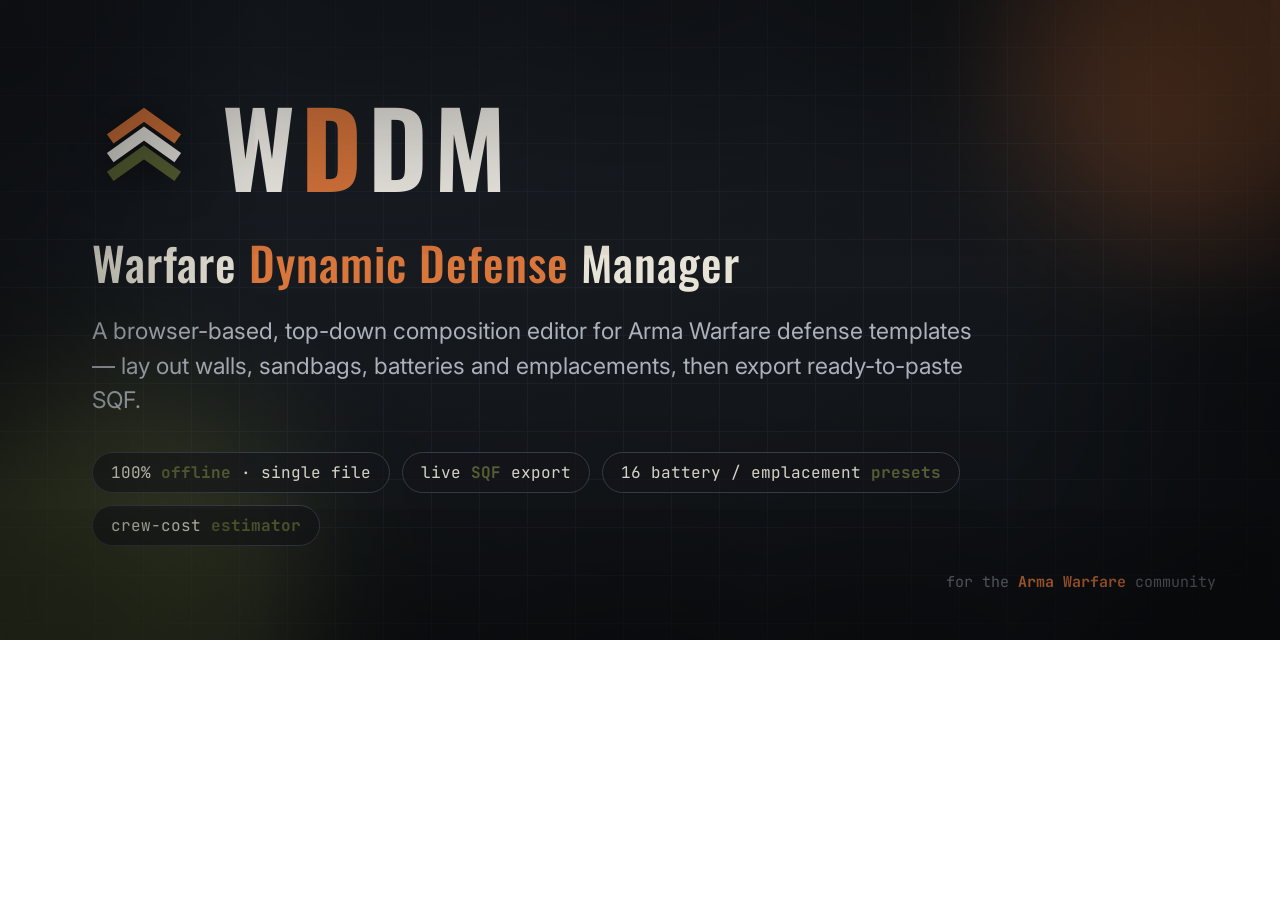
<file: docs/banner-source.html>
<!DOCTYPE html><html><head><meta charset="utf-8">
<link href="https://fonts.googleapis.com/css2?family=Oswald:wght@500;600&family=Inter:wght@400;500&family=JetBrains+Mono:wght@500&display=swap" rel="stylesheet">
<style>
  *{margin:0;box-sizing:border-box}
  html,body{width:1280px;height:640px;overflow:hidden}
  .stage{width:1280px;height:640px;position:relative;
    background:radial-gradient(120% 130% at 25% 0%,#1b2027 0%,#14171B 55%,#0d1014 100%);
    font-family:Inter,sans-serif;color:#E7E3D6}
  /* map grid */
  .grid{position:absolute;inset:0;opacity:.5;
    background-image:linear-gradient(#222a32 1px,transparent 1px),linear-gradient(90deg,#222a32 1px,transparent 1px);
    background-size:48px 48px;background-position:-1px -1px;
    -webkit-mask-image:radial-gradient(120% 120% at 30% 30%,#000 40%,transparent 85%)}
  .vignette{position:absolute;inset:0;box-shadow:inset 0 0 240px 60px rgba(0,0,0,.7)}
  .orb{position:absolute;border-radius:50%;filter:blur(70px);opacity:.5}
  .orb.olive{width:420px;height:420px;background:#5C6536;left:-120px;bottom:-160px}
  .orb.orange{width:360px;height:360px;background:#D9763C;right:-110px;top:-130px;opacity:.42}
  .wrap{position:absolute;inset:0;display:flex;flex-direction:column;justify-content:center;padding:0 92px}
  .top{display:flex;align-items:center;gap:26px;margin-bottom:30px}
  .mark{width:104px;height:104px;flex:0 0 auto;filter:drop-shadow(0 6px 18px rgba(0,0,0,.5))}
  .acro{font-family:Oswald,sans-serif;font-weight:600;font-size:104px;letter-spacing:6px;line-height:.9;color:#F2EFE8}
  .acro b{color:#D9763C}
  h1{font-family:Oswald,sans-serif;font-weight:500;font-size:46px;letter-spacing:1px;color:#E7E3D6;margin-bottom:18px}
  h1 .hl{color:#D9763C}
  p{font-size:23px;line-height:1.5;color:#aeb4bc;max-width:880px}
  .tags{display:flex;gap:12px;margin-top:34px;flex-wrap:wrap}
  .tag{font-family:'JetBrains Mono',monospace;font-size:16px;color:#E7E3D6;border:1px solid #39414b;
    border-radius:22px;padding:9px 18px;background:rgba(20,23,27,.6)}
  .tag b{color:#5C6536}
  .ribbon{position:absolute;right:64px;bottom:48px;font-family:'JetBrains Mono',monospace;font-size:15px;color:#6f7780}
  .ribbon b{color:#D9763C}
</style></head>
<body>
<div class="stage">
  <div class="grid"></div>
  <div class="orb olive"></div><div class="orb orange"></div>
  <div class="wrap">
    <div class="top">
      <svg class="mark" viewBox="0 0 100 100" fill="none" stroke-linecap="square">
        <polyline points="22,40 50,20 78,40" stroke="#D9763C" stroke-width="11"/>
        <polyline points="22,58 50,38 78,58" stroke="#F2EFE8" stroke-width="11"/>
        <polyline points="22,76 50,56 78,76" stroke="#5C6536" stroke-width="11"/>
      </svg>
      <div class="acro">W<b>D</b>DM</div>
    </div>
    <h1>Warfare <span class="hl">Dynamic Defense</span> Manager</h1>
    <p>A browser-based, top-down composition editor for Arma Warfare defense templates — lay out walls, sandbags, batteries and emplacements, then export ready-to-paste SQF.</p>
    <div class="tags">
      <span class="tag">100% <b>offline</b> · single file</span>
      <span class="tag">live <b>SQF</b> export</span>
      <span class="tag">16 battery / emplacement <b>presets</b></span>
      <span class="tag">crew-cost <b>estimator</b></span>
    </div>
  </div>
  <div class="ribbon">for the <b>Arma Warfare</b> community</div>
  <div class="vignette"></div>
</div>
</body></html>
</file>
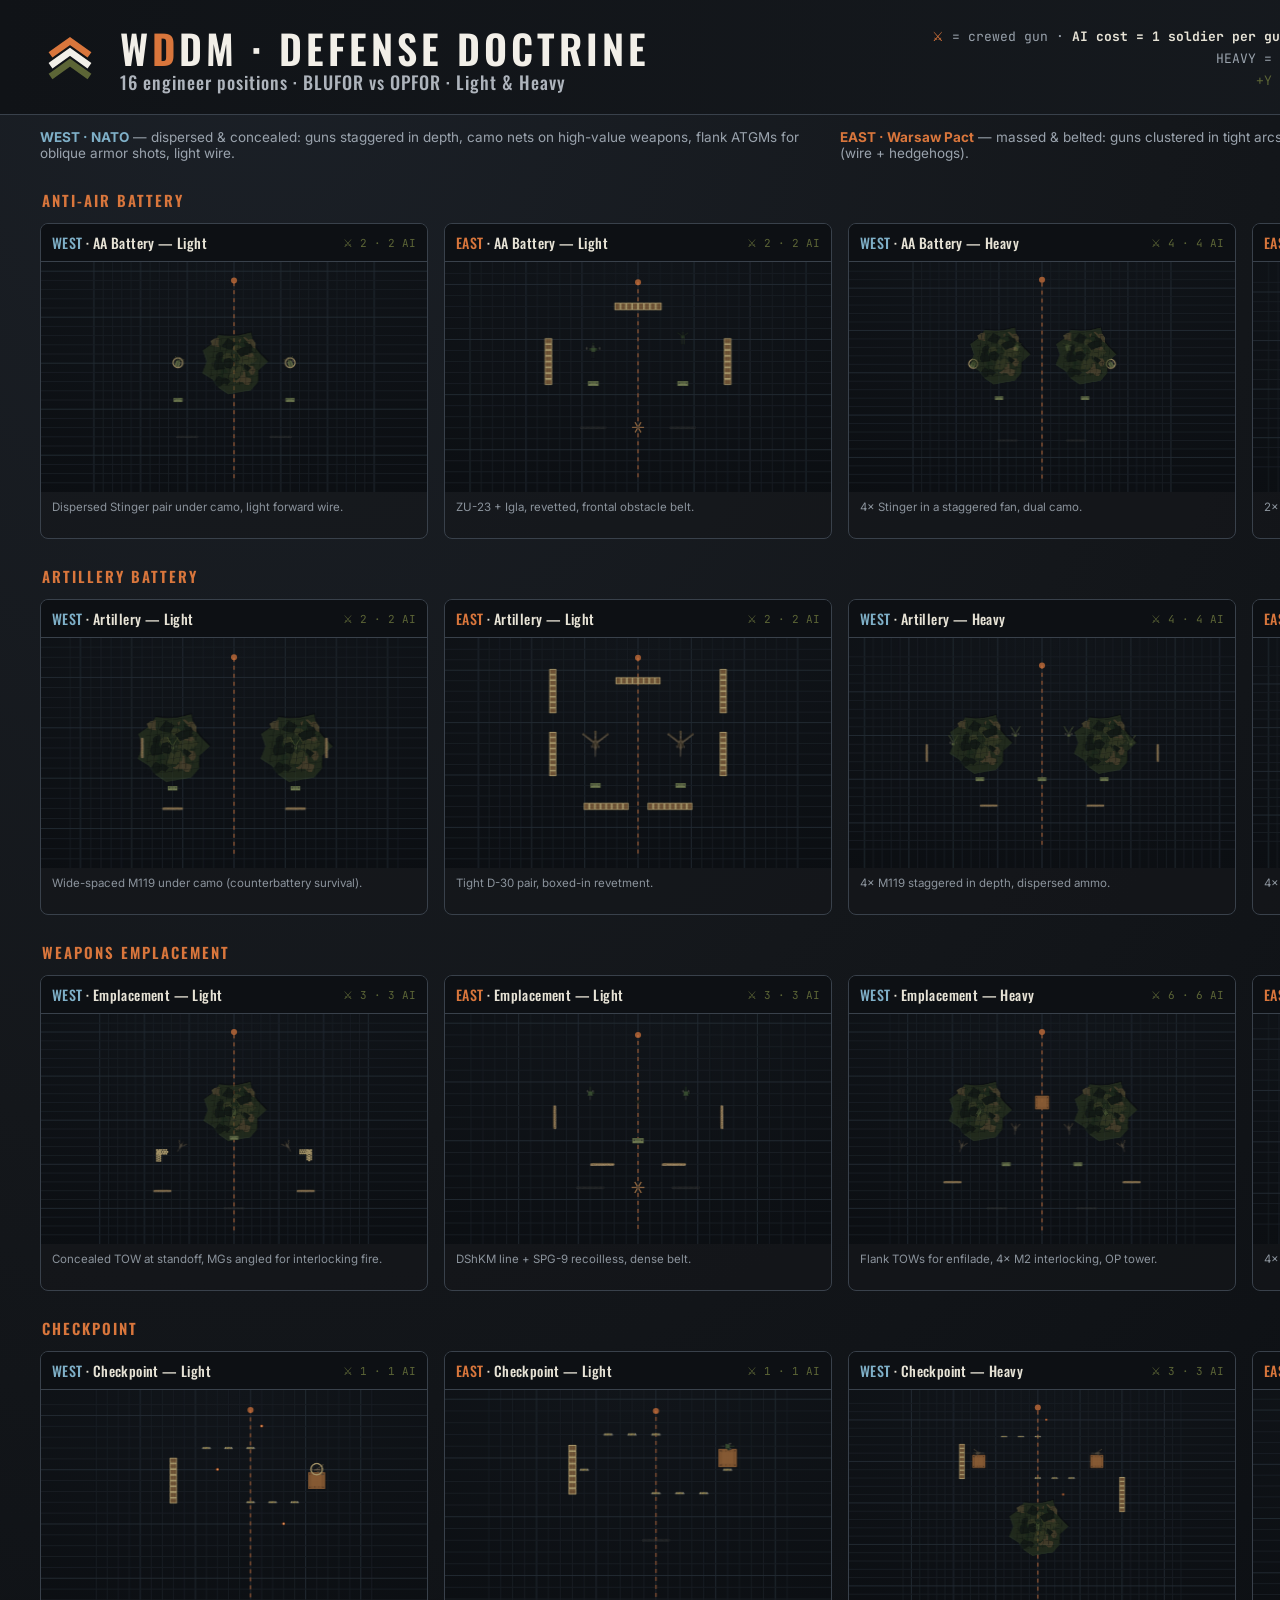
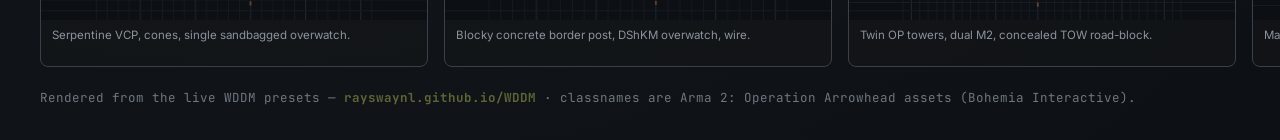
<file: docs/overview-source.html>
<!DOCTYPE html>
<html lang="en"><head><meta charset="UTF-8">
<title>WDDM — Doctrine Overview</title>
<link href="https://fonts.googleapis.com/css2?family=Oswald:wght@500;600&family=Inter:wght@400;500;600&family=JetBrains+Mono:wght@500&display=swap" rel="stylesheet">
<style>
  :root{--gunmetal:#14171B;--steel:#2A2F36;--olive:#5C6536;--bone:#E7E3D6;--orange:#D9763C;--chalk:#F2EFE8;--line:#39414b;}
  *{margin:0;box-sizing:border-box}
  body{width:1680px;background:radial-gradient(130% 120% at 20% 0%,#1b2027 0%,#14171B 55%,#0d1014 100%);
    font-family:Inter,system-ui,sans-serif;color:var(--bone);padding:0 0 34px}
  /* header */
  .hdr{display:flex;align-items:center;gap:20px;padding:26px 40px 22px;border-bottom:1px solid var(--line);
    background:linear-gradient(90deg,#101317,#171b20)}
  .hdr .mark{width:60px;height:60px}
  .hdr .t{display:flex;flex-direction:column;line-height:1.05}
  .hdr .acro{font-family:Oswald,sans-serif;font-weight:600;font-size:40px;letter-spacing:4px;color:var(--chalk)}
  .hdr .acro b{color:var(--orange)}
  .hdr .sub{font-family:Oswald,sans-serif;font-weight:500;font-size:18px;letter-spacing:1px;color:#aeb4bc;margin-top:4px}
  .hdr .legend{margin-left:auto;text-align:right;font-size:13px;line-height:1.7;color:#9aa3ad;font-family:'JetBrains Mono',monospace}
  .hdr .legend b{color:var(--bone)} .hdr .legend .o{color:var(--orange)} .hdr .legend .ol{color:var(--olive)}
  /* doctrine band */
  .doctrine{display:flex;gap:0;padding:14px 40px 4px;font-size:13.5px;color:#9aa3ad}
  .doctrine div{flex:1}
  .doctrine .nato b{color:#7fb0c8} .doctrine .wp b{color:var(--orange)}
  /* grid */
  .grid{display:grid;grid-template-columns:repeat(4,1fr);gap:16px;padding:14px 40px 0}
  .tile{background:rgba(20,23,27,.55);border:1px solid var(--line);border-radius:8px;overflow:hidden;position:relative}
  .tile .cap{display:flex;justify-content:space-between;align-items:center;padding:8px 11px;border-bottom:1px solid var(--line);
    background:#0d1014}
  .tile .cap .nm{font-family:Oswald,sans-serif;font-weight:500;font-size:14px;letter-spacing:.4px}
  .tile .cap .nm .side-w{color:#7fb0c8} .tile .cap .nm .side-e{color:var(--orange)}
  .tile .cap .crew{font-family:'JetBrains Mono',monospace;font-size:11px;color:var(--olive);white-space:nowrap}
  .tile canvas{display:block;width:100%;height:230px;background:radial-gradient(120% 120% at 50% 0%,#11151a,#0b0e12)}
  .tile .doc{padding:7px 11px 9px;font-size:11.5px;color:#8b939c;line-height:1.4;min-height:46px}
  .row-label{grid-column:1 / -1;font-family:Oswald,sans-serif;font-weight:600;font-size:15px;letter-spacing:2px;
    color:var(--orange);margin:10px 0 -4px;padding-left:2px;text-transform:uppercase}
  .foot{padding:22px 40px 0;font-size:12.5px;color:#6f7780;font-family:'JetBrains Mono',monospace}
  .foot b{color:var(--olive)}
</style></head>
<body>

<div class="hdr">
  <svg class="mark" viewBox="0 0 100 100" fill="none" stroke-linecap="square">
    <polyline points="22,40 50,20 78,40" stroke="#D9763C" stroke-width="11"/>
    <polyline points="22,58 50,38 78,58" stroke="#F2EFE8" stroke-width="11"/>
    <polyline points="22,76 50,56 78,76" stroke="#5C6536" stroke-width="11"/>
  </svg>
  <div class="t">
    <div class="acro">W<b>D</b>DM · DEFENSE DOCTRINE</div>
    <div class="sub">16 engineer positions · BLUFOR vs OPFOR · Light &amp; Heavy</div>
  </div>
  <div class="legend">
    <div><span class="o">⚔</span> = crewed gun · <b>AI cost = 1 soldier per gun</b> (cheap, no garrison) · from personal budget</div>
    <div>HEAVY = barracks-tech gated · max 2/engineer · 1/town</div>
    <div><span class="ol">+Y</span> faces the threat (front) · top-down, north-up</div>
  </div>
</div>

<div class="doctrine">
  <div class="nato"><b>WEST · NATO</b> — dispersed &amp; concealed: guns staggered in depth, camo nets on high-value weapons, flank ATGMs for oblique armor shots, light wire.</div>
  <div class="wp"><b>EAST · Warsaw Pact</b> — massed &amp; belted: guns clustered in tight arcs, H-barrier revetment boxes, deep frontal obstacle belts (wire + hedgehogs).</div>
</div>

<div class="grid" id="grid"></div>

<div class="foot">
  Rendered from the live WDDM presets — <b>rayswaynl.github.io/WDDM</b> · classnames are Arma 2: Operation Arrowhead assets (Bohemia Interactive).
</div>

<script>
/* ---- catalogue (subset: size + style + weapon flag) ---- */
const CATALOG = [
  ['Land_HBarrier_large',[5,1.2],'hbarrier'],['Land_HBarrier5',[5,1.2],'hbarrier'],['Land_HBarrier3',[3,1.2],'hbarrier'],['Land_HBarrier_corner',[2,2],'hbarrier'],
  ['Land_fort_bagfence_long',[5,0.8],'sandbag'],['Land_fort_bagfence_corner',[2,2],'sandbag'],['Land_fort_bagfence_round',[1.6,1.6],'sandbag'],
  ['Land_fortified_nest_small_EP1',[4,4],'nest'],['Land_fort_watchtower_EP1',[3,3],'tower'],['Land_CamoNetVar_NATO',[8,8],'camo'],['Land_CamoNetVar_EAST',[8,8],'camo'],
  ['Land_Razorwire',[8,0.5],'wire'],['Hedgehog',[1.5,1.5],'hedgehog'],
  ['Land_CncBlock_Stripes',[1,1],'cnc'],['Land_CncBlock',[1,1],'cnc'],['RoadCone_L_EP1',[0.5,0.5],'cone'],
  ['M2StaticMG',[1.6,1.6],'mg',1],['DSHKM_TK_INS_EP1',[1.6,1.6],'mg',1],
  ['TOW_TriPod_US_EP1',[2,2],'at',1],['Metis_TK_EP1',[2,2],'at',1],['SPG9_TK_INS_EP1',[2,2],'at',1],
  ['Stinger_Pod_US_EP1',[2,2],'aa',1],['Igla_AA_pod_TK_EP1',[2,2],'aa',1],['ZU23_TK_EP1',[3,2.2],'aa',1],
  ['M119_US_EP1',[4,2.6],'arty',1],['D30_TK_EP1',[4,2.6],'arty',1],
  ['USLaunchersBox_EP1',[1.4,0.9],'ammo'],['USBasicAmmunitionBox_EP1',[1.4,0.9],'ammo'],['TKVehicleBox_EP1',[1.4,0.9],'ammo'],['TKBasicAmmunitionBox_EP1',[1.4,0.9],'ammo'],
];
const MAP={}; CATALOG.forEach(c=>MAP[c[0]]=c);
const SIZE=c=>(MAP[c]||[0,[2,2]])[1]||[2,2];
const STYLE=c=>(MAP[c]||['','','box'])[2]||'box';
const ISW=c=>!!(MAP[c]||[])[3];

/* ---- 16 doctrine presets [key,name,sideClass,objs,doc] ---- */
const P=[
['AABATTERY · LIGHT','w','aa_l_w','AA Battery — Light',[['Stinger_Pod_US_EP1',[-6,5],340],['Stinger_Pod_US_EP1',[6,5],20],['Land_fort_bagfence_round',[-6,5],0],['Land_fort_bagfence_round',[6,5],0],['USLaunchersBox_EP1',[-6,1],0],['USLaunchersBox_EP1',[6,1],0],['Land_CamoNetVar_NATO',[0,5],0],['Land_Razorwire',[-5,-3],0],['Land_Razorwire',[5,-3],0]],'Dispersed Stinger pair under camo, light forward wire.'],
['AABATTERY · LIGHT','e','aa_l_e','AA Battery — Light',[['ZU23_TK_EP1',[-4,4],0],['Igla_AA_pod_TK_EP1',[4,5],0],['TKVehicleBox_EP1',[-4,1],0],['TKVehicleBox_EP1',[4,1],0],['Land_HBarrier_large',[-8,3],90],['Land_HBarrier_large',[8,3],90],['Land_HBarrier_large',[0,8],0],['Land_Razorwire',[-4,-3],0],['Land_Razorwire',[4,-3],0],['Hedgehog',[0,-3],0]],'ZU-23 + Igla, revetted, frontal obstacle belt.'],
['AABATTERY · HEAVY','w','aa_h_w','AA Battery — Heavy',[['Stinger_Pod_US_EP1',[-8,6],330],['Stinger_Pod_US_EP1',[-3,8],350],['Stinger_Pod_US_EP1',[3,8],10],['Stinger_Pod_US_EP1',[8,6],30],['Land_fort_bagfence_round',[-8,6],0],['Land_fort_bagfence_round',[8,6],0],['USLaunchersBox_EP1',[-5,2],0],['USLaunchersBox_EP1',[5,2],0],['Land_CamoNetVar_NATO',[-5,7],0],['Land_CamoNetVar_NATO',[5,7],0],['Land_Razorwire',[-4,-3],0],['Land_Razorwire',[4,-3],0]],'4× Stinger in a staggered fan, dual camo.'],
['AABATTERY · HEAVY','e','aa_h_e','AA Battery — Heavy',[['ZU23_TK_EP1',[-7,5],350],['ZU23_TK_EP1',[7,5],10],['Igla_AA_pod_TK_EP1',[-3,7],0],['Igla_AA_pod_TK_EP1',[3,7],0],['TKVehicleBox_EP1',[-5,2],0],['TKVehicleBox_EP1',[5,2],0],['Land_HBarrier_large',[-11,4],90],['Land_HBarrier_large',[11,4],90],['Land_HBarrier_large',[-6,-2],0],['Land_HBarrier_large',[0,-2],0],['Land_HBarrier_large',[6,-2],0],['Hedgehog',[-3,-5],0],['Hedgehog',[3,-5],0],['Land_Razorwire',[0,-6],0]],'2× ZU-23 + 2× Igla massed, walled, deep belt.'],

['ARTYBATTERY · LIGHT','w','ar_l_w','Artillery — Light',[['M119_US_EP1',[-6,3],0],['M119_US_EP1',[6,3],0],['USBasicAmmunitionBox_EP1',[-6,-1],0],['USBasicAmmunitionBox_EP1',[6,-1],0],['Land_CamoNetVar_NATO',[-6,3],0],['Land_CamoNetVar_NATO',[6,3],0],['Land_fort_bagfence_long',[-9,3],90],['Land_fort_bagfence_long',[9,3],90],['Land_fort_bagfence_long',[-6,-3],0],['Land_fort_bagfence_long',[6,-3],0]],'Wide-spaced M119 under camo (counterbattery survival).'],
['ARTYBATTERY · LIGHT','e','ar_l_e','Artillery — Light',[['D30_TK_EP1',[-4,3],0],['D30_TK_EP1',[4,3],0],['TKBasicAmmunitionBox_EP1',[-4,-1],0],['TKBasicAmmunitionBox_EP1',[4,-1],0],['Land_HBarrier_large',[-8,2],90],['Land_HBarrier_large',[-8,8],90],['Land_HBarrier_large',[8,2],90],['Land_HBarrier_large',[8,8],90],['Land_HBarrier_large',[-3,-3],0],['Land_HBarrier_large',[3,-3],0],['Land_HBarrier_large',[0,9],0]],'Tight D-30 pair, boxed-in revetment.'],
['ARTYBATTERY · HEAVY','w','ar_h_w','Artillery — Heavy',[['M119_US_EP1',[-10,4],0],['M119_US_EP1',[-3,5],0],['M119_US_EP1',[3,5],0],['M119_US_EP1',[10,4],0],['USBasicAmmunitionBox_EP1',[-7,0],0],['USBasicAmmunitionBox_EP1',[0,0],0],['USBasicAmmunitionBox_EP1',[7,0],0],['Land_CamoNetVar_NATO',[-7,4],0],['Land_CamoNetVar_NATO',[7,4],0],['Land_fort_bagfence_long',[-13,3],90],['Land_fort_bagfence_long',[13,3],90],['Land_fort_bagfence_long',[-6,-3],0],['Land_fort_bagfence_long',[6,-3],0]],'4× M119 staggered in depth, dispersed ammo.'],
['ARTYBATTERY · HEAVY','e','ar_h_e','Artillery — Heavy',[['D30_TK_EP1',[-9,4],10],['D30_TK_EP1',[-3,5],3],['D30_TK_EP1',[3,5],357],['D30_TK_EP1',[9,4],350],['TKBasicAmmunitionBox_EP1',[-6,0],0],['TKBasicAmmunitionBox_EP1',[6,0],0],['Land_HBarrier_large',[-13,3],90],['Land_HBarrier_large',[13,3],90],['Land_HBarrier_large',[-9,-2],0],['Land_HBarrier_large',[-3,-2],0],['Land_HBarrier_large',[3,-2],0],['Land_HBarrier_large',[9,-2],0],['Land_HBarrier_large',[0,9],0]],'4× D-30 in a converging arc (massed fires).'],

['EMPLACEMENT · LIGHT','w','em_l_w','Emplacement — Light',[['M2StaticMG',[-6,2],330],['M2StaticMG',[6,2],30],['TOW_TriPod_US_EP1',[0,6],0],['Land_CamoNetVar_NATO',[0,6],0],['USBasicAmmunitionBox_EP1',[0,3],0],['Land_fort_bagfence_corner',[-8,1],270],['Land_fort_bagfence_long',[-8,-3],0],['Land_fort_bagfence_long',[8,-3],0],['Land_fort_bagfence_corner',[8,1],180],['Land_Razorwire',[0,-5],0]],'Concealed TOW at standoff, MGs angled for interlocking fire.'],
['EMPLACEMENT · LIGHT','e','em_l_e','Emplacement — Light',[['DSHKM_TK_INS_EP1',[-4,4],0],['DSHKM_TK_INS_EP1',[4,4],0],['SPG9_TK_INS_EP1',[0,3],0],['TKBasicAmmunitionBox_EP1',[0,0],0],['Land_fort_bagfence_long',[-7,2],90],['Land_fort_bagfence_long',[7,2],90],['Land_fort_bagfence_long',[-3,-2],0],['Land_fort_bagfence_long',[3,-2],0],['Land_Razorwire',[-4,-4],0],['Land_Razorwire',[4,-4],0],['Hedgehog',[0,-4],0]],'DShKM line + SPG-9 recoilless, dense belt.'],
['EMPLACEMENT · HEAVY','w','em_h_w','Emplacement — Heavy',[['M2StaticMG',[-9,2],340],['M2StaticMG',[-3,4],355],['M2StaticMG',[3,4],5],['M2StaticMG',[9,2],20],['TOW_TriPod_US_EP1',[-7,6],330],['TOW_TriPod_US_EP1',[7,6],30],['Land_CamoNetVar_NATO',[-7,6],0],['Land_CamoNetVar_NATO',[7,6],0],['Land_fort_watchtower_EP1',[0,7],0],['USBasicAmmunitionBox_EP1',[-4,0],0],['USBasicAmmunitionBox_EP1',[4,0],0],['Land_fort_bagfence_long',[-10,-2],0],['Land_fort_bagfence_long',[10,-2],0],['Land_Razorwire',[-5,-5],0],['Land_Razorwire',[5,-5],0]],'Flank TOWs for enfilade, 4× M2 interlocking, OP tower.'],
['EMPLACEMENT · HEAVY','e','em_h_e','Emplacement — Heavy',[['DSHKM_TK_INS_EP1',[-7,5],350],['DSHKM_TK_INS_EP1',[-2,5],0],['DSHKM_TK_INS_EP1',[2,5],0],['DSHKM_TK_INS_EP1',[7,5],10],['Metis_TK_EP1',[-4,2],0],['Metis_TK_EP1',[4,2],0],['Land_fort_watchtower_EP1',[0,6],0],['TKBasicAmmunitionBox_EP1',[0,0],0],['Land_HBarrier_large',[-10,3],90],['Land_HBarrier_large',[10,3],90],['Land_fort_bagfence_long',[-5,-2],0],['Land_fort_bagfence_long',[5,-2],0],['Hedgehog',[-6,-5],0],['Hedgehog',[0,-5],0],['Hedgehog',[6,-5],0],['Land_Razorwire',[-3,-6],0],['Land_Razorwire',[3,-6],0]],'4× DShKM in two ranks + 2× Metis ATGM, deep belt.'],

['CHECKPOINT · LIGHT','w','cp_l_w','Checkpoint — Light',[['Land_CncBlock_Stripes',[-4,7],0],['Land_CncBlock_Stripes',[-2,7],0],['Land_CncBlock_Stripes',[0,7],0],['Land_CncBlock_Stripes',[4,2],0],['Land_CncBlock_Stripes',[2,2],0],['Land_CncBlock_Stripes',[0,2],0],['RoadCone_L_EP1',[1,9],0],['RoadCone_L_EP1',[-3,5],0],['RoadCone_L_EP1',[3,0],0],['Land_fort_watchtower_EP1',[6,4],270],['M2StaticMG',[6,5],270],['Land_fort_bagfence_round',[6,5],0],['Land_HBarrier_large',[-7,4],90]],'Serpentine VCP, cones, single sandbagged overwatch.'],
['CHECKPOINT · LIGHT','e','cp_l_e','Checkpoint — Light',[['Land_CncBlock_Stripes',[-4,7],0],['Land_CncBlock_Stripes',[-2,7],0],['Land_CncBlock_Stripes',[0,7],0],['Land_CncBlock_Stripes',[4,2],0],['Land_CncBlock_Stripes',[2,2],0],['Land_CncBlock_Stripes',[0,2],0],['Land_CncBlock',[-6,4],0],['Land_CncBlock',[6,4],0],['Land_fort_watchtower_EP1',[6,5],270],['DSHKM_TK_INS_EP1',[6,6],270],['Land_HBarrier_large',[-7,4],90],['Land_Razorwire',[0,-2],0]],'Blocky concrete border post, DShKM overwatch, wire.'],
['CHECKPOINT · HEAVY','w','cp_h_w','Checkpoint — Heavy',[['Land_CncBlock_Stripes',[-4,8],0],['Land_CncBlock_Stripes',[-2,8],0],['Land_CncBlock_Stripes',[0,8],0],['Land_CncBlock_Stripes',[4,3],0],['Land_CncBlock_Stripes',[2,3],0],['Land_CncBlock_Stripes',[0,3],0],['RoadCone_L_EP1',[1,10],0],['RoadCone_L_EP1',[3,1],0],['Land_fort_watchtower_EP1',[7,5],270],['Land_fort_watchtower_EP1',[-7,5],90],['M2StaticMG',[7,6],270],['M2StaticMG',[-7,6],90],['TOW_TriPod_US_EP1',[0,-3],180],['Land_CamoNetVar_NATO',[0,-3],0],['Land_HBarrier_large',[-9,5],90],['Land_HBarrier_large',[10,1],90]],'Twin OP towers, dual M2, concealed TOW road-block.'],
['CHECKPOINT · HEAVY','e','cp_h_e','Checkpoint — Heavy',[['Land_CncBlock_Stripes',[-4,8],0],['Land_CncBlock_Stripes',[-2,8],0],['Land_CncBlock_Stripes',[0,8],0],['Land_CncBlock_Stripes',[4,3],0],['Land_CncBlock_Stripes',[2,3],0],['Land_CncBlock_Stripes',[0,3],0],['Land_CncBlock',[-7,6],0],['Land_CncBlock',[7,6],0],['Land_fort_watchtower_EP1',[7,5],270],['Land_fort_watchtower_EP1',[-7,5],90],['DSHKM_TK_INS_EP1',[7,7],270],['DSHKM_TK_INS_EP1',[-7,7],90],['Metis_TK_EP1',[0,-3],180],['Hedgehog',[-3,-5],0],['Hedgehog',[3,-5],0],['Land_Razorwire',[0,-6],0],['Land_HBarrier_large',[-9,5],90]],'Max concrete, twin towers, dual DShKM, Metis, belt.'],
];

/* ---- sprite layer (mirrors the editor: own-art-first, alias fallback, art-span fit-contain) ---- */
const USE_SPRITES = true;
const SPRITE_BASE = '../assets/sprites/';
const SPRITE_ALIAS = {
  'Land_CncBlock':'Land_CncBlock_Stripes',
  'Land_HBarrier5':'Land_HBarrier_large',
  'Land_HBarrier_corner':'Land_HBarrier_large',
  'Land_HBarrier3':'Land_HBarrier_large',
  'Land_CamoNetVar_EAST':'Land_CamoNetVar_NATO',
  'USLaunchersBox_EP1':'USBasicAmmunitionBox_EP1',
  'TKVehicleBox_EP1':'USBasicAmmunitionBox_EP1',
  'TKBasicAmmunitionBox_EP1':'USBasicAmmunitionBox_EP1',
  'Land_fortified_nest_small_EP1':'Land_fort_watchtower_EP1',
  '2b14_82mm_TK_EP1':'M252_US_EP1',
  'AGS_TK_EP1':'MK19_TriPod_US_EP1',
};
const SPRITE_FILES = new Set(['2b14_82mm_TK_EP1','AGS_TK_EP1','D30_TK_EP1','DSHKM_TK_INS_EP1','Hedgehog','Igla_AA_pod_TK_EP1','Land_CamoNetVar_NATO','Land_CncBlock_Stripes','Land_HBarrier3','Land_HBarrier_corner','Land_HBarrier_large','Land_Razorwire','Land_fort_bagfence_corner','Land_fort_bagfence_long','Land_fort_bagfence_round','Land_fort_watchtower_EP1','Land_fortified_nest_small_EP1','M119_US_EP1','M252_US_EP1','M2StaticMG','MK19_TriPod_US_EP1','Metis_TK_EP1','RoadCone_L_EP1','SPG9_TK_INS_EP1','Stinger_Pod_US_EP1','TOW_TriPod_US_EP1','USBasicAmmunitionBox_EP1','ZU23_TK_EP1']);
/* art span (metres) for long-barrel guns so the sprite's barrel/trail isn't squashed; else = footprint */
const ART = {'SPG9_TK_INS_EP1':[1.0,2.3],'ZU23_TK_EP1':[2.9,4.6],'M119_US_EP1':[2.0,6.3],'D30_TK_EP1':[3.0,6.0]};
const ARTOF = c => ART[c] || SIZE(c);
const SPRITES = {};
const TILES = [];
function spriteFor(cls){ const own=SPRITES[cls]; if(own&&own.ok) return own; const a=SPRITE_ALIAS[cls]; return (a&&SPRITES[a])?SPRITES[a]:own; }
function redrawAll(){ TILES.forEach(t=>tileRender(t.cv,t.objs)); }
let _want=0,_done=0;
function checkReady(){ if(_done>=_want) window.OVERVIEW_SPRITES_READY=true; }
function loadSprite(b){
  if(SPRITES[b] || !SPRITE_FILES.has(b)) return;
  _want++;
  const img=new Image(); const rec={img,ok:false}; SPRITES[b]=rec;
  img.onload=()=>{ rec.ok=(img.naturalWidth>0); _done++; redrawAll(); checkReady(); };
  img.onerror=()=>{ rec.ok=false; _done++; checkReady(); };
  img.src=SPRITE_BASE+b+'.png';
}
function preload(){
  const want=new Set();
  P.forEach(p=>p[4].forEach(o=>{ const cls=o[0]; if(SPRITE_FILES.has(cls)) want.add(cls); const a=SPRITE_ALIAS[cls]; if(a&&SPRITE_FILES.has(a)) want.add(a); }));
  want.forEach(loadSprite);
  if(_want===0) window.OVERVIEW_SPRITES_READY=true;
}

/* ---- texture renderer (matches the editor) ---- */
const PAL={wall:['#444e58','#69737d'],bag:['#5a5436','#7d7448'],fort:['#3f4750','#67727d'],wpn:['#6f4322','#D9763C'],aa:['#3c4a55','#7fb0c8'],arty:['#5a3f22','#e0905a'],ammo:['#4a5230','#8a965a'],wire:['#2f353c','#9aa3ad'],box:['#3a444e','#5c6776']};
function col(st){if(['mg','at'].includes(st))return PAL.wpn;if(st=='aa')return PAL.aa;if(st=='arty')return PAL.arty;if(st=='ammo')return PAL.ammo;if(st=='hbarrier'||st=='cnc')return PAL.wall;if(st=='sandbag')return PAL.bag;if(['nest','tower','camo','hedgehog'].includes(st))return PAL.fort;if(st=='wire')return PAL.wire;if(st=='cone')return PAL.wpn;return PAL.box;}

function tileRender(cv, objs){
  const ctx=cv.getContext('2d'), W=cv.width, H=cv.height;
  ctx.clearRect(0,0,W,H);
  // bounds of composition (metres)
  let minx=-6,maxx=6,miny=-6,maxy=8;
  objs.forEach(o=>{const[w,d]=SIZE(o[0]);const x=o[1][0],y=o[1][1];minx=Math.min(minx,x-w);maxx=Math.max(maxx,x+w);miny=Math.min(miny,y-d);maxy=Math.max(maxy,y+d);});
  const padM=2; minx-=padM;maxx+=padM;miny-=padM;maxy+=padM;
  const sx=W/(maxx-minx), sy=H/(maxy-miny), s=Math.min(sx,sy)*0.92;
  const cx=W/2-((minx+maxx)/2)*s, cy=H/2+((miny+maxy)/2)*s;
  const w2s=(x,y)=>[cx+x*s, cy-y*s];
  // grid
  ctx.lineWidth=1;
  for(let gx=Math.ceil(minx);gx<=maxx;gx++){const[a]=w2s(gx,0);ctx.strokeStyle=(gx%5==0)?'#222a32':'#181d23';ctx.beginPath();ctx.moveTo(a,0);ctx.lineTo(a,H);ctx.stroke();}
  for(let gy=Math.ceil(miny);gy<=maxy;gy++){const[,b]=w2s(0,gy);ctx.strokeStyle=(gy%5==0)?'#222a32':'#181d23';ctx.beginPath();ctx.moveTo(0,b);ctx.lineTo(W,b);ctx.stroke();}
  // front arrow (+Y)
  const[ax,ay]=w2s(0,maxy-1),[bx,by]=w2s(0,miny+0.5);
  ctx.strokeStyle='rgba(217,118,60,.5)';ctx.lineWidth=1.5;ctx.setLineDash([4,4]);ctx.beginPath();ctx.moveTo(bx,by);ctx.lineTo(ax,ay);ctx.stroke();ctx.setLineDash([]);
  ctx.fillStyle='rgba(217,118,60,.7)';ctx.beginPath();ctx.arc(ax,ay,3,0,7);ctx.fill();
  // objects
  function lw(px){ctx.lineWidth=px/s;}
  objs.forEach(o=>{
    const cls=o[0],st=STYLE(cls),dir=o[2]||0;
    const c=w2s(o[1][0],o[1][1]),r=dir*Math.PI/180;
    if(USE_SPRITES){
      const sp=spriteFor(cls);
      if(sp&&sp.ok&&sp.img&&sp.img.naturalWidth>0){
        const iw=sp.img.naturalWidth,ih=sp.img.naturalHeight,[aw,ad]=ARTOF(cls);
        const sc=Math.min((aw*s)/iw,(ad*s)/ih),dw=iw*sc,dh=ih*sc;
        ctx.save();ctx.translate(c[0],c[1]);ctx.rotate(-r);ctx.scale(1,-1);
        ctx.imageSmoothingEnabled=true;ctx.imageSmoothingQuality='high';
        ctx.drawImage(sp.img,-dw/2,-dh/2,dw,dh);ctx.restore();return;
      }
    }
    const [w,d]=SIZE(cls);
    ctx.save();ctx.translate(c[0],c[1]);ctx.scale(s,-s);ctx.rotate(-r);ctx.lineJoin='round';ctx.lineCap='round';
    const[f,st2]=col(st);
    if(['mg','at','aa','arty'].includes(st)){ // weapon: filled disc + barrel
      ctx.fillStyle=f;ctx.beginPath();ctx.arc(0,0,Math.min(w,d)*0.42,0,7);ctx.fill();lw(1.6);ctx.strokeStyle=st2;ctx.stroke();
      lw(st=='arty'?3.2:2.4);ctx.strokeStyle=st2;ctx.beginPath();ctx.moveTo(0,0);ctx.lineTo(0,d*0.7);ctx.stroke();
      if(st=='aa'){lw(.9);for(let k=1;k<=2;k++){ctx.beginPath();ctx.arc(0,d*0.2,d*0.3*k,-1.0,-2.14,true);ctx.stroke();}}
    } else if(st=='camo'){ctx.globalAlpha=.45;ctx.fillStyle=f;ctx.fillRect(-w/2,-d/2,w,d);ctx.globalAlpha=1;lw(.9);ctx.strokeStyle=st2;
      ctx.save();ctx.beginPath();ctx.rect(-w/2,-d/2,w,d);ctx.clip();const g=Math.max(2,Math.round(w/2));ctx.beginPath();for(let i=-g;i<=g;i++){ctx.moveTo(-w/2,i*d/g);ctx.lineTo(w/2,i*d/g+w);ctx.moveTo(-w/2,i*d/g);ctx.lineTo(w/2,i*d/g-w);}ctx.stroke();ctx.restore();
    } else if(st=='wire'){lw(1.3);ctx.strokeStyle=st2;const n=Math.max(4,Math.round(w/0.6));ctx.beginPath();for(let i=0;i<=n;i++){const x=-w/2+i*w/n,y=(i%2?d/2:-d/2);i?ctx.lineTo(x,y):ctx.moveTo(x,y);}ctx.stroke();for(let i=0;i<n;i++){const x=-w/2+(i+.5)*w/n;ctx.beginPath();ctx.arc(x,0,d*0.28,0,7);ctx.stroke();}
    } else if(st=='hedgehog'){lw(1.6);ctx.strokeStyle=st2;ctx.beginPath();ctx.moveTo(-w/2,-d/2);ctx.lineTo(w/2,d/2);ctx.moveTo(w/2,-d/2);ctx.lineTo(-w/2,d/2);ctx.moveTo(0,-d/2);ctx.lineTo(0,d/2);ctx.stroke();
    } else if(st=='cone'){ctx.fillStyle=f;ctx.beginPath();ctx.arc(0,0,Math.min(w,d)*0.45,0,7);ctx.fill();lw(1.2);ctx.strokeStyle=st2;ctx.beginPath();ctx.arc(0,0,Math.min(w,d)*0.45,0,7);ctx.stroke();
    } else if(st=='cnc'){ctx.fillStyle=f;ctx.fillRect(-w/2,-d/2,w,d);lw(1.4);ctx.strokeStyle=st2;ctx.strokeRect(-w/2,-d/2,w,d);lw(1);ctx.beginPath();ctx.moveTo(-w/2,-d/2);ctx.lineTo(w/2,d/2);ctx.moveTo(w/2,-d/2);ctx.lineTo(-w/2,d/2);ctx.stroke();
    } else if(st=='tower'||st=='nest'){ctx.fillStyle=f;ctx.fillRect(-w/2,-d/2,w,d);lw(1.4);ctx.strokeStyle=st2;ctx.strokeRect(-w/2,-d/2,w,d);lw(1);ctx.beginPath();ctx.moveTo(-w/2,-d/2);ctx.lineTo(w/2,d/2);ctx.moveTo(w/2,-d/2);ctx.lineTo(-w/2,d/2);ctx.stroke();
    } else if(st=='hbarrier'){ctx.fillStyle=f;ctx.fillRect(-w/2,-d/2,w,d);lw(1.4);ctx.strokeStyle=st2;ctx.strokeRect(-w/2,-d/2,w,d);const n=Math.max(2,Math.round(w));lw(.8);for(let i=1;i<n;i++){const x=-w/2+i*w/n;ctx.beginPath();ctx.moveTo(x,-d/2);ctx.lineTo(x,d/2);ctx.stroke();}
    } else if(st=='sandbag'){ctx.fillStyle=f;ctx.fillRect(-w/2,-d/2,w,d);lw(1);ctx.strokeStyle=st2;const rows=Math.max(1,Math.round(d/0.4)),cols=Math.max(2,Math.round(w/0.6));for(let ry=0;ry<rows;ry++){const y=-d/2+(ry+.5)*d/rows;ctx.beginPath();for(let cc=0;cc<cols;cc++){const x=-w/2+(cc+(ry%2?0:.5))*w/cols;ctx.moveTo(x,y);ctx.arc(x,y,Math.min(d/rows,w/cols)*0.5,0,Math.PI,false);}ctx.stroke();}
    } else if(st=='ammo'){ctx.fillStyle=f;ctx.fillRect(-w/2,-d/2,w,d);lw(1.4);ctx.strokeStyle=st2;ctx.strokeRect(-w/2,-d/2,w,d);lw(1);ctx.beginPath();ctx.moveTo(-w/2,0);ctx.lineTo(w/2,0);ctx.stroke();
    } else {ctx.fillStyle=f;ctx.fillRect(-w/2,-d/2,w,d);lw(1.4);ctx.strokeStyle=st2;ctx.strokeRect(-w/2,-d/2,w,d);}
    ctx.restore();
  });
}

/* ---- build grid ---- */
const grid=document.getElementById('grid');
const rows=[['ANTI-AIR BATTERY',0,4],['ARTILLERY BATTERY',4,8],['WEAPONS EMPLACEMENT',8,12],['CHECKPOINT',12,16]];
rows.forEach(([label,a,b])=>{
  const rl=document.createElement('div');rl.className='row-label';rl.textContent=label;grid.appendChild(rl);
  for(let i=a;i<b;i++){
    const [grp,side,key,name,objs,doc]=P[i];
    const guns=objs.filter(o=>ISW(o[0])).length;
    const sideTxt=side=='w'?'WEST':'EAST';
    const tile=document.createElement('div');tile.className='tile';
    tile.innerHTML=`<div class="cap"><span class="nm"><span class="side-${side}">${sideTxt}</span> · ${name}</span><span class="crew">⚔ ${guns} · ${guns} AI</span></div>
      <canvas width="380" height="230"></canvas><div class="doc">${doc}</div>`;
    grid.appendChild(tile);
    const cnv=tile.querySelector('canvas');
    TILES.push({cv:cnv,objs});
    tileRender(cnv, objs);
  }
});
preload();
</script>
</body></html>
</file>
